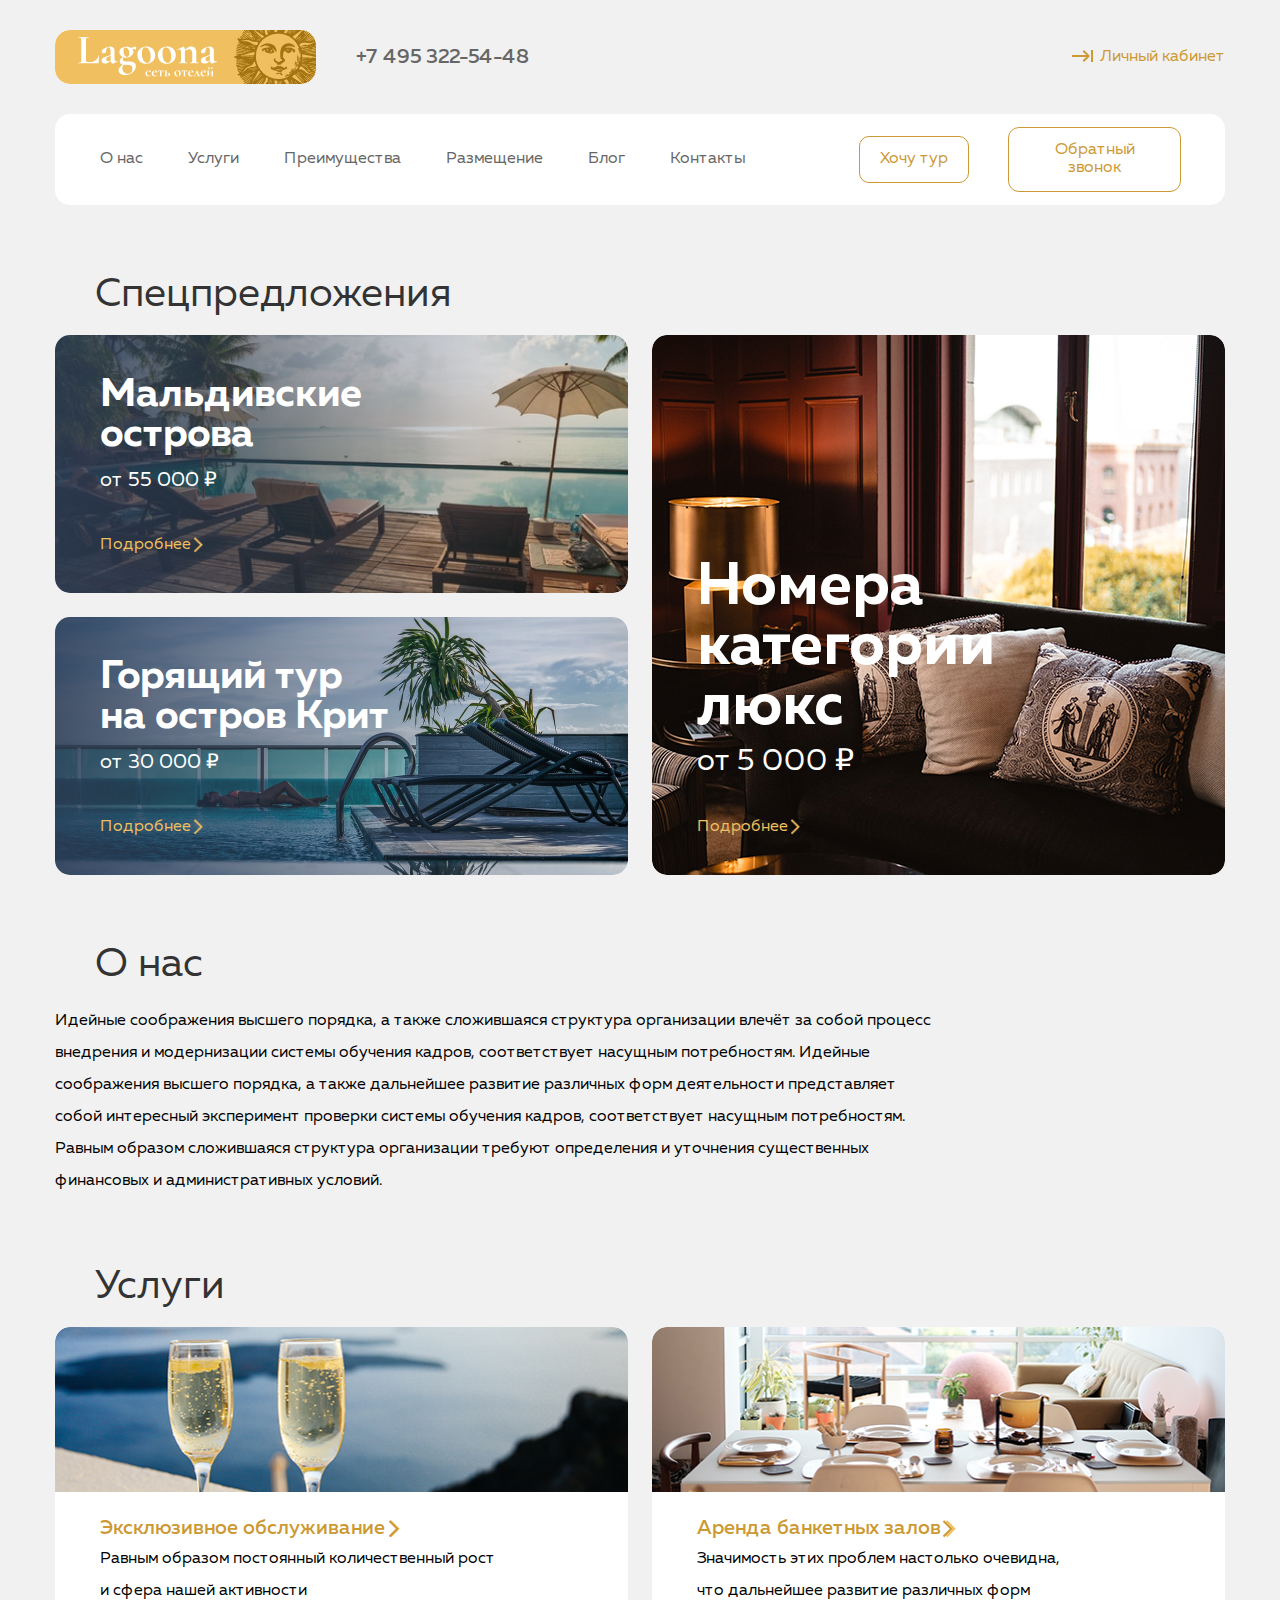
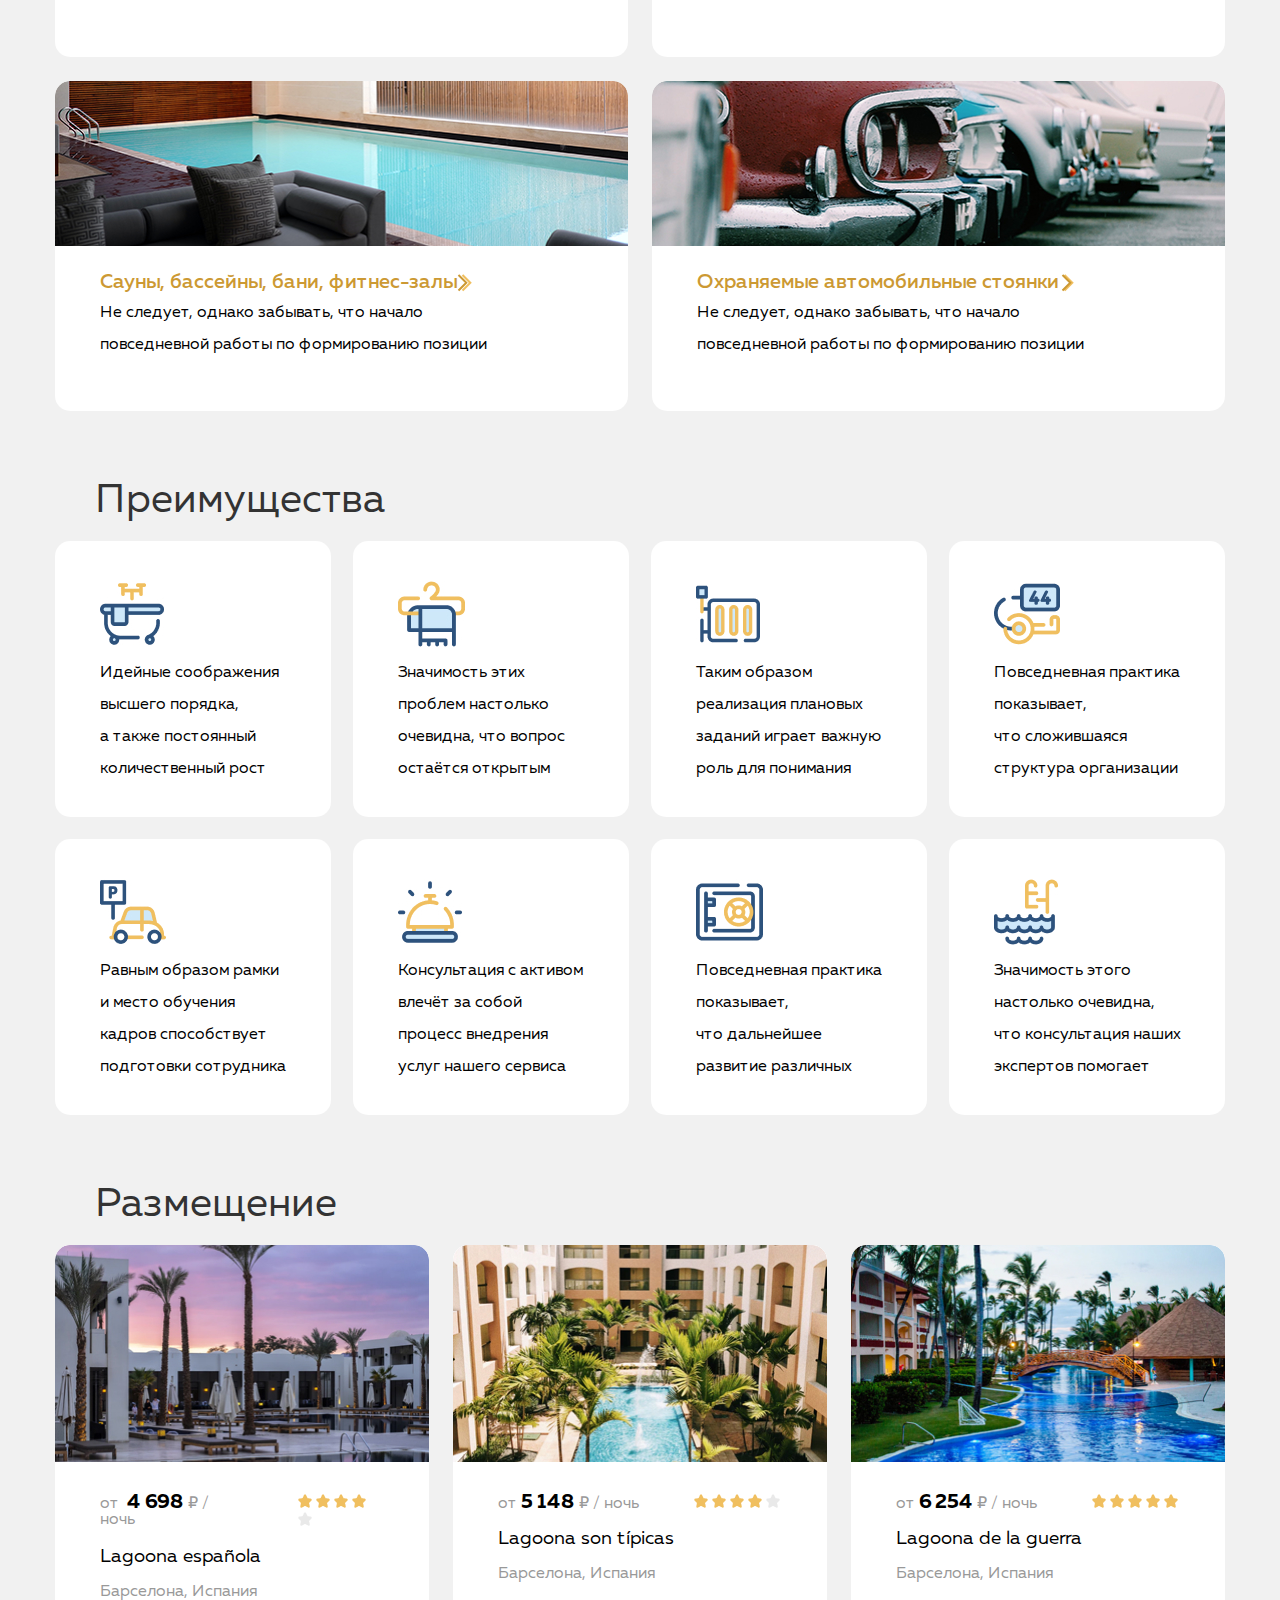
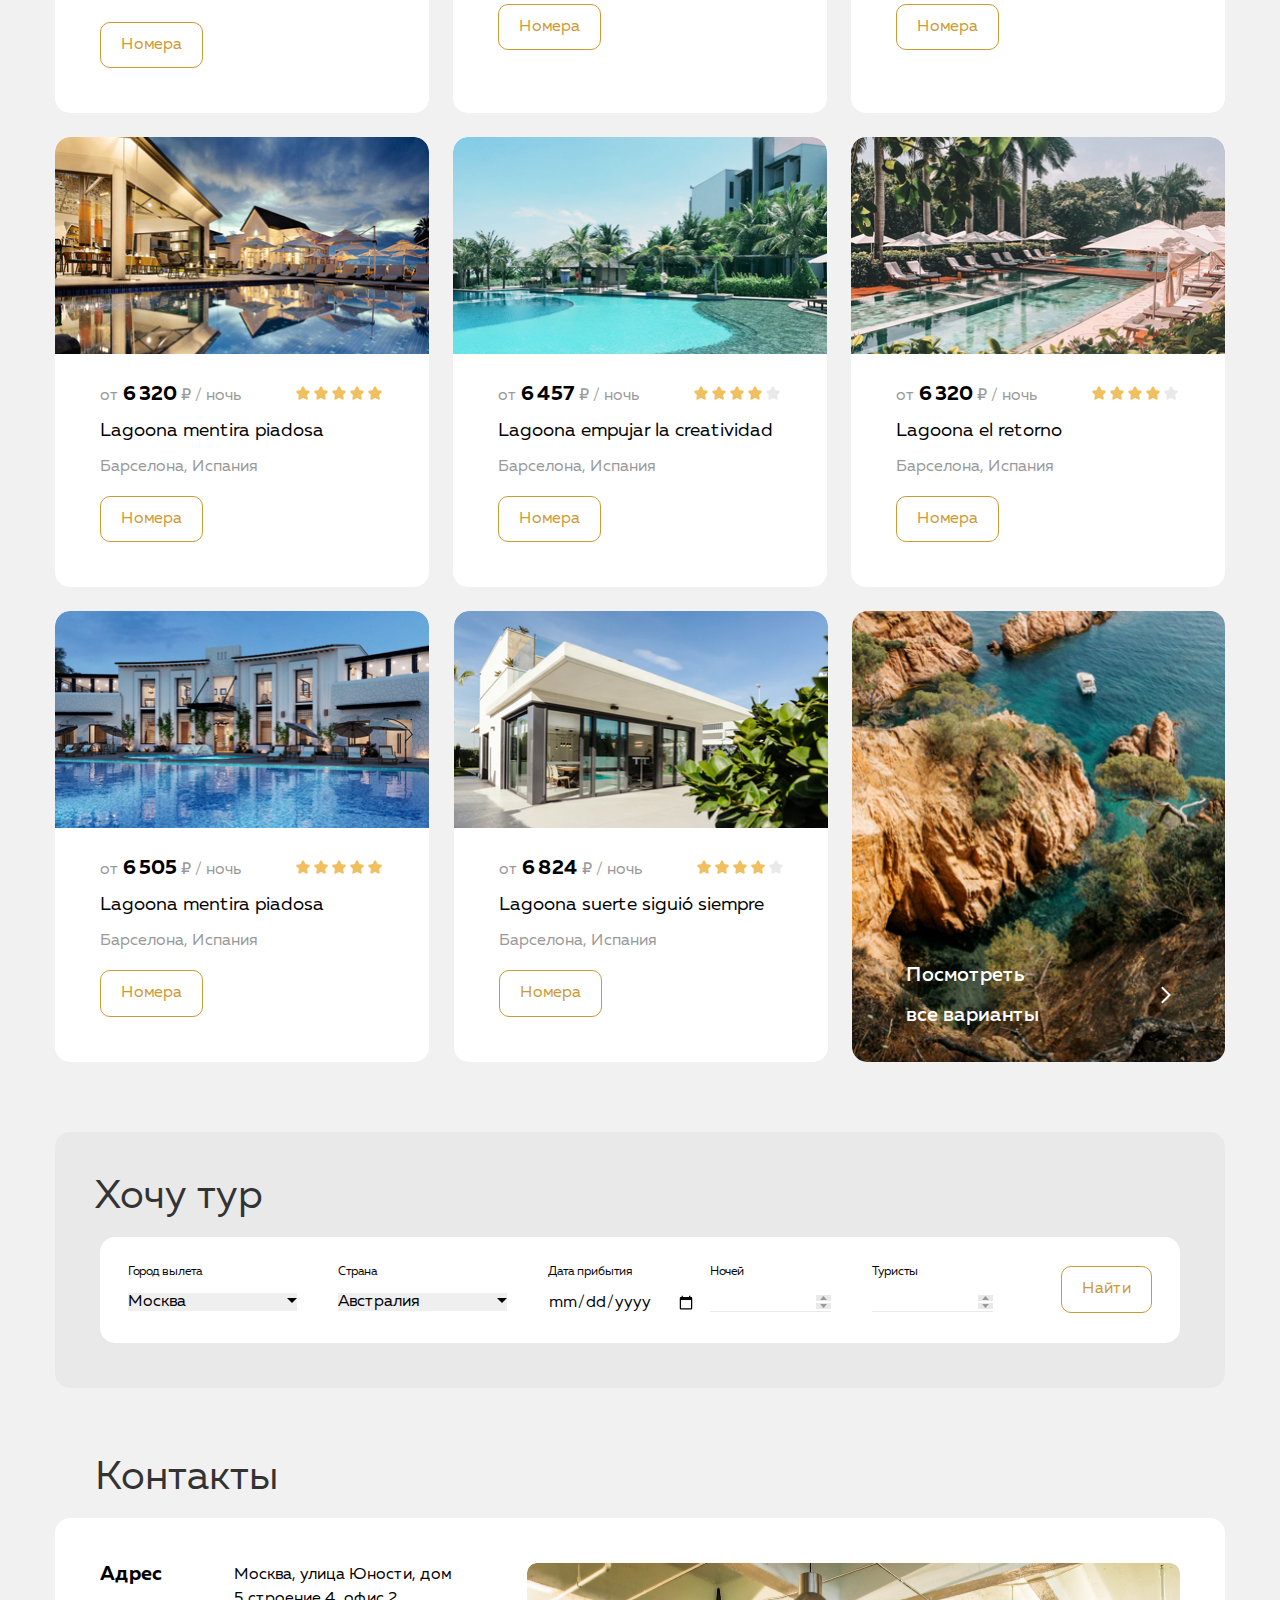
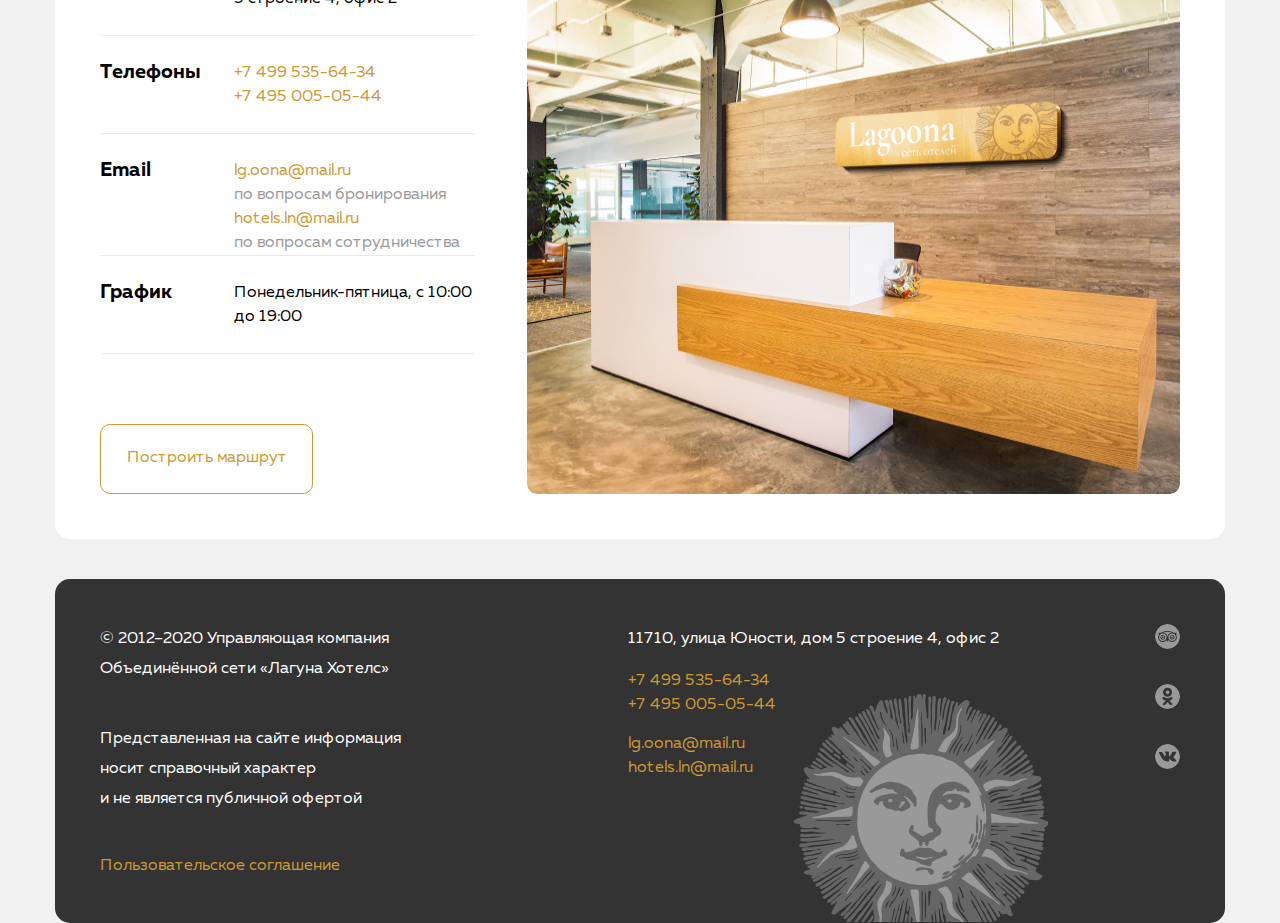
<file: Lagoona/index.html>
<!DOCTYPE html>
<html lang="ru">

<head>
    <meta charset="UTF-8">
    <meta name="viewport" content="width=device-width, initial-scale=1.0">
    <title>Lagoona</title>
    <link rel="stylesheet" href="style/normalize.css">
    <link rel="stylesheet" href="style/style.css">
</head>

<body>
    <header class="header">
        <div class="header-content container flex">
            <div class="header-top flex">
                <a class="logo" href="#">
                    <img class="header-logo" src="img/logo.jpg" alt="logo">
                    <svg width="261" height="54" viewBox="0 0 261 54" fill="none" xmlns="http://www.w3.org/2000/svg">
                        <rect width="261" height="54" rx="15" />
                        <path
                            d="M30.946 29.68C30.946 30.408 31.002 30.94 31.114 31.276C31.226 31.584 31.436 31.794 31.744 31.906C32.08 32.018 32.612 32.074 33.34 32.074H34.768C36.952 32.074 38.842 31.5 40.438 30.352C42.034 29.176 43.098 27.594 43.63 25.606C43.63 25.55 43.686 25.522 43.798 25.522C43.854 25.522 43.91 25.55 43.966 25.606C44.05 25.634 44.092 25.662 44.092 25.69C43.84 28.462 43.714 30.772 43.714 32.62C43.714 32.844 43.658 33.012 43.546 33.124C43.462 33.208 43.308 33.25 43.084 33.25H23.26C23.204 33.25 23.176 33.166 23.176 32.998C23.176 32.83 23.204 32.746 23.26 32.746C24.156 32.746 24.8 32.676 25.192 32.536C25.612 32.396 25.892 32.13 26.032 31.738C26.2 31.318 26.284 30.688 26.284 29.848V10.402C26.284 9.562 26.2 8.946 26.032 8.554C25.892 8.162 25.612 7.896 25.192 7.756C24.772 7.588 24.128 7.504 23.26 7.504C23.204 7.504 23.176 7.42 23.176 7.252C23.176 7.084 23.204 7 23.26 7L25.402 7.042C26.69 7.098 27.754 7.126 28.594 7.126C29.434 7.126 30.498 7.098 31.786 7.042L33.928 7C34.012 7 34.054 7.084 34.054 7.252C34.054 7.42 34.012 7.504 33.928 7.504C33.06 7.504 32.416 7.588 31.996 7.756C31.576 7.896 31.296 8.176 31.156 8.596C31.016 8.988 30.946 9.604 30.946 10.444V29.68Z" />
                        <path
                            d="M62.4847 30.982C62.5967 30.982 62.6667 31.052 62.6947 31.192C62.7507 31.304 62.7227 31.388 62.6107 31.444L58.2847 33.502C58.1727 33.558 58.0327 33.586 57.8647 33.586C57.4167 33.586 56.9827 33.348 56.5627 32.872C56.1707 32.396 55.8907 31.752 55.7227 30.94L53.9167 32.2C53.2727 32.676 52.6707 33.026 52.1107 33.25C51.5507 33.446 50.9207 33.544 50.2207 33.544C49.0167 33.544 48.1067 33.278 47.4907 32.746C46.8747 32.214 46.5667 31.472 46.5667 30.52C46.5667 29.764 46.7487 29.162 47.1127 28.714C47.4767 28.238 47.9247 27.874 48.4567 27.622C49.0167 27.342 49.7867 27.034 50.7667 26.698L51.8167 26.32L55.5967 24.934V22.54C55.5967 20.748 55.4427 19.446 55.1347 18.634C54.8547 17.822 54.3647 17.416 53.6647 17.416C52.1807 17.416 51.3407 18.564 51.1447 20.86C51.0607 21.7 50.8087 22.302 50.3887 22.666C49.9967 23.03 49.4367 23.212 48.7087 23.212C48.0087 23.212 47.4907 23.072 47.1547 22.792C46.8467 22.484 46.6927 22.092 46.6927 21.616C46.6927 20.776 47.1827 19.978 48.1627 19.222C49.1427 18.438 50.3187 17.808 51.6907 17.332C53.0907 16.856 54.3227 16.618 55.3867 16.618C56.6187 16.618 57.6127 17.01 58.3687 17.794C59.1527 18.55 59.5447 19.712 59.5447 21.28V28.714C59.5447 29.526 59.6847 30.156 59.9647 30.604C60.2727 31.052 60.6927 31.276 61.2247 31.276C61.6167 31.276 62.0227 31.178 62.4427 30.982H62.4847ZM55.6387 30.226C55.6107 30.114 55.5967 29.932 55.5967 29.68V25.648L53.7907 26.488C53.7067 26.516 53.4267 26.628 52.9507 26.824C52.4747 26.992 52.0547 27.286 51.6907 27.706C51.3547 28.126 51.1867 28.616 51.1867 29.176C51.1867 29.848 51.3967 30.38 51.8167 30.772C52.2647 31.136 52.7687 31.318 53.3287 31.318C53.7767 31.318 54.2387 31.164 54.7147 30.856L55.6387 30.226Z" />
                        <path
                            d="M73.0645 31.528C74.7165 31.556 76.0605 31.654 77.0965 31.822C78.1605 31.99 79.0425 32.41 79.7425 33.082C80.4705 33.726 80.8345 34.72 80.8345 36.064C80.8345 37.632 80.3445 39.102 79.3645 40.474C78.4125 41.874 77.1105 42.994 75.4585 43.834C73.8345 44.674 72.0845 45.094 70.2085 45.094C68.2765 45.094 66.6945 44.646 65.4625 43.75C64.2305 42.882 63.6145 41.734 63.6145 40.306C63.6145 38.346 65.0285 36.442 67.8565 34.594C65.8405 34.202 64.8325 33.194 64.8325 31.57C64.8325 29.834 65.8125 28.308 67.7725 26.992C66.7085 26.488 65.8685 25.788 65.2525 24.892C64.6645 23.968 64.3705 23.002 64.3705 21.994C64.3705 20.874 64.7345 19.922 65.4625 19.138C66.1905 18.354 67.1145 17.766 68.2345 17.374C69.3825 16.954 70.5445 16.744 71.7205 16.744C73.4845 16.744 74.9965 17.192 76.2565 18.088C77.7125 17.108 79.2245 16.618 80.7925 16.618C81.0165 16.618 81.1285 17.01 81.1285 17.794C81.1285 18.214 81.0725 18.662 80.9605 19.138C80.8485 19.586 80.7365 19.768 80.6245 19.684C79.4765 19.208 78.4405 18.97 77.5165 18.97H77.1805C77.9365 19.866 78.3145 20.874 78.3145 21.994C78.3145 23.114 77.9505 24.108 77.2225 24.976C76.4945 25.844 75.5565 26.516 74.4085 26.992C73.2885 27.44 72.1265 27.664 70.9225 27.664C70.0545 27.664 69.2565 27.538 68.5285 27.286C68.0805 27.762 67.8565 28.364 67.8565 29.092C67.8565 29.848 68.0525 30.394 68.4445 30.73C68.8645 31.066 69.4105 31.276 70.0825 31.36C70.7545 31.444 71.7485 31.5 73.0645 31.528ZM70.3345 17.542C69.0745 17.542 68.4445 18.606 68.4445 20.734C68.4445 21.91 68.6125 22.974 68.9485 23.926C69.2845 24.85 69.7185 25.578 70.2505 26.11C70.8105 26.642 71.3985 26.908 72.0145 26.908C72.6305 26.908 73.1485 26.6 73.5685 25.984C73.9885 25.368 74.1985 24.43 74.1985 23.17C74.1985 21.966 74.0025 20.944 73.6105 20.104C73.2185 19.236 72.7145 18.592 72.0985 18.172C71.5105 17.752 70.9225 17.542 70.3345 17.542ZM72.7285 43.75C74.1565 43.75 75.2905 43.302 76.1305 42.406C76.9705 41.51 77.3905 40.292 77.3905 38.752C77.3905 37.548 77.1245 36.666 76.5925 36.106C76.0885 35.574 75.4165 35.238 74.5765 35.098C73.7645 34.986 72.5745 34.916 71.0065 34.888C70.7545 34.888 70.4045 34.874 69.9565 34.846C69.5085 34.818 69.1305 34.79 68.8225 34.762C67.8705 35.462 67.3945 36.582 67.3945 38.122C67.3945 39.914 67.9125 41.3 68.9485 42.28C70.0125 43.26 71.2725 43.75 72.7285 43.75Z" />
                        <path
                            d="M90.9755 33.796C89.2395 33.796 87.7135 33.404 86.3975 32.62C85.1095 31.808 84.1155 30.73 83.4155 29.386C82.7155 28.014 82.3655 26.53 82.3655 24.934C82.3655 23.114 82.8275 21.574 83.7515 20.314C84.6755 19.026 85.8515 18.074 87.2795 17.458C88.7075 16.814 90.1775 16.492 91.6895 16.492C93.4255 16.492 94.9375 16.898 96.2255 17.71C97.5135 18.522 98.4935 19.6 99.1655 20.944C99.8655 22.26 100.216 23.674 100.216 25.186C100.216 26.866 99.7955 28.364 98.9555 29.68C98.1155 30.968 96.9815 31.976 95.5535 32.704C94.1535 33.432 92.6275 33.796 90.9755 33.796ZM92.2355 32.914C93.3275 32.914 94.1535 32.382 94.7135 31.318C95.3015 30.226 95.5955 28.672 95.5955 26.656C95.5955 24.696 95.3435 23.016 94.8395 21.616C94.3355 20.216 93.6775 19.166 92.8655 18.466C92.0535 17.738 91.1855 17.374 90.2615 17.374C88.0215 17.374 86.9015 19.376 86.9015 23.38C86.9015 25.256 87.1395 26.922 87.6155 28.378C88.0915 29.806 88.7355 30.926 89.5475 31.738C90.3595 32.522 91.2555 32.914 92.2355 32.914Z" />
                        <path
                            d="M111.524 33.796C109.788 33.796 108.262 33.404 106.946 32.62C105.658 31.808 104.664 30.73 103.964 29.386C103.264 28.014 102.914 26.53 102.914 24.934C102.914 23.114 103.376 21.574 104.3 20.314C105.224 19.026 106.4 18.074 107.828 17.458C109.256 16.814 110.726 16.492 112.238 16.492C113.974 16.492 115.486 16.898 116.774 17.71C118.062 18.522 119.042 19.6 119.714 20.944C120.414 22.26 120.764 23.674 120.764 25.186C120.764 26.866 120.344 28.364 119.504 29.68C118.664 30.968 117.53 31.976 116.102 32.704C114.702 33.432 113.176 33.796 111.524 33.796ZM112.784 32.914C113.876 32.914 114.702 32.382 115.262 31.318C115.85 30.226 116.144 28.672 116.144 26.656C116.144 24.696 115.892 23.016 115.388 21.616C114.884 20.216 114.226 19.166 113.414 18.466C112.602 17.738 111.734 17.374 110.81 17.374C108.57 17.374 107.45 19.376 107.45 23.38C107.45 25.256 107.688 26.922 108.164 28.378C108.64 29.806 109.284 30.926 110.096 31.738C110.908 32.522 111.804 32.914 112.784 32.914Z" />
                        <path
                            d="M143.497 32.746C143.581 32.746 143.623 32.83 143.623 32.998C143.623 33.166 143.581 33.25 143.497 33.25C142.769 33.25 142.195 33.236 141.775 33.208L139.255 33.166L136.819 33.208C136.371 33.236 135.783 33.25 135.055 33.25C134.971 33.25 134.929 33.166 134.929 32.998C134.929 32.83 134.971 32.746 135.055 32.746C135.923 32.746 136.511 32.55 136.819 32.158C137.127 31.738 137.281 30.968 137.281 29.848V23.8C137.281 22.288 137.001 21.168 136.441 20.44C135.909 19.712 135.055 19.348 133.879 19.348C133.207 19.348 132.507 19.488 131.779 19.768C131.079 20.048 130.463 20.426 129.931 20.902V29.848C129.931 30.968 130.085 31.738 130.393 32.158C130.729 32.55 131.331 32.746 132.199 32.746C132.283 32.746 132.325 32.83 132.325 32.998C132.325 33.166 132.283 33.25 132.199 33.25C131.471 33.25 130.897 33.236 130.477 33.208L127.957 33.166L125.479 33.208C125.059 33.236 124.485 33.25 123.757 33.25C123.673 33.25 123.631 33.166 123.631 32.998C123.631 32.83 123.673 32.746 123.757 32.746C124.625 32.746 125.213 32.55 125.521 32.158C125.829 31.738 125.983 30.968 125.983 29.848V21.952C125.983 21.084 125.871 20.454 125.647 20.062C125.451 19.642 125.129 19.432 124.681 19.432C124.205 19.432 123.533 19.628 122.665 20.02H122.581C122.497 20.02 122.427 19.95 122.371 19.81C122.343 19.67 122.357 19.586 122.413 19.558L128.251 16.702C128.419 16.646 128.517 16.618 128.545 16.618C128.853 16.618 129.147 16.926 129.427 17.542C129.707 18.13 129.875 18.942 129.931 19.978C131.863 17.682 133.991 16.534 136.315 16.534C137.827 16.534 139.017 17.024 139.885 18.004C140.781 18.956 141.229 20.216 141.229 21.784V29.848C141.229 30.968 141.383 31.738 141.691 32.158C142.027 32.55 142.629 32.746 143.497 32.746Z" />
                        <path
                            d="M161.825 30.982C161.937 30.982 162.007 31.052 162.035 31.192C162.091 31.304 162.063 31.388 161.951 31.444L157.625 33.502C157.513 33.558 157.373 33.586 157.205 33.586C156.757 33.586 156.323 33.348 155.903 32.872C155.511 32.396 155.231 31.752 155.063 30.94L153.257 32.2C152.613 32.676 152.011 33.026 151.451 33.25C150.891 33.446 150.261 33.544 149.561 33.544C148.357 33.544 147.447 33.278 146.831 32.746C146.215 32.214 145.907 31.472 145.907 30.52C145.907 29.764 146.089 29.162 146.453 28.714C146.817 28.238 147.265 27.874 147.797 27.622C148.357 27.342 149.127 27.034 150.107 26.698L151.157 26.32L154.937 24.934V22.54C154.937 20.748 154.783 19.446 154.475 18.634C154.195 17.822 153.705 17.416 153.005 17.416C151.521 17.416 150.681 18.564 150.485 20.86C150.401 21.7 150.149 22.302 149.729 22.666C149.337 23.03 148.777 23.212 148.049 23.212C147.349 23.212 146.831 23.072 146.495 22.792C146.187 22.484 146.033 22.092 146.033 21.616C146.033 20.776 146.523 19.978 147.503 19.222C148.483 18.438 149.659 17.808 151.031 17.332C152.431 16.856 153.663 16.618 154.727 16.618C155.959 16.618 156.953 17.01 157.709 17.794C158.493 18.55 158.885 19.712 158.885 21.28V28.714C158.885 29.526 159.025 30.156 159.305 30.604C159.613 31.052 160.033 31.276 160.565 31.276C160.957 31.276 161.363 31.178 161.783 30.982H161.825ZM154.979 30.226C154.951 30.114 154.937 29.932 154.937 29.68V25.648L153.131 26.488C153.047 26.516 152.767 26.628 152.291 26.824C151.815 26.992 151.395 27.286 151.031 27.706C150.695 28.126 150.527 28.616 150.527 29.176C150.527 29.848 150.737 30.38 151.157 30.772C151.605 31.136 152.109 31.318 152.669 31.318C153.117 31.318 153.579 31.164 154.055 30.856L154.979 30.226Z" />
                        <path
                            d="M93.51 46.43C92.85 46.43 92.29 46.29 91.83 46.01C91.38 45.72 91.04 45.35 90.81 44.9C90.59 44.44 90.48 43.96 90.48 43.46C90.48 42.83 90.655 42.28 91.005 41.81C91.355 41.33 91.8 40.965 92.34 40.715C92.89 40.455 93.45 40.325 94.02 40.325C94.5 40.325 94.93 40.425 95.31 40.625C95.7 40.825 95.895 41.1 95.895 41.45C95.895 41.64 95.82 41.805 95.67 41.945C95.53 42.075 95.33 42.14 95.07 42.14C94.83 42.14 94.64 42.08 94.5 41.96C94.36 41.83 94.245 41.635 94.155 41.375C94.065 41.095 93.975 40.905 93.885 40.805C93.805 40.695 93.655 40.64 93.435 40.64C93.005 40.64 92.66 40.855 92.4 41.285C92.15 41.705 92.025 42.265 92.025 42.965C92.025 43.795 92.21 44.46 92.58 44.96C92.95 45.45 93.54 45.695 94.35 45.695C94.62 45.695 94.85 45.665 95.04 45.605C95.24 45.545 95.49 45.445 95.79 45.305H95.805C95.835 45.305 95.86 45.32 95.88 45.35C95.91 45.38 95.915 45.405 95.895 45.425C95.525 45.765 95.155 46.02 94.785 46.19C94.415 46.35 93.99 46.43 93.51 46.43Z" />
                        <path
                            d="M102.104 45.26C102.124 45.26 102.144 45.28 102.164 45.32C102.194 45.36 102.199 45.39 102.179 45.41C101.809 45.77 101.434 46.03 101.054 46.19C100.674 46.35 100.259 46.43 99.8092 46.43C99.1792 46.43 98.6342 46.3 98.1742 46.04C97.7142 45.77 97.3642 45.415 97.1242 44.975C96.8842 44.525 96.7642 44.04 96.7642 43.52C96.7642 42.94 96.9092 42.405 97.1992 41.915C97.4892 41.425 97.8892 41.04 98.3992 40.76C98.9192 40.47 99.5042 40.325 100.154 40.325C100.774 40.325 101.254 40.465 101.594 40.745C101.934 41.025 102.104 41.46 102.104 42.05C102.104 42.36 102.049 42.515 101.939 42.515L98.2942 42.53C98.2842 42.6 98.2792 42.715 98.2792 42.875C98.2792 43.755 98.4792 44.445 98.8792 44.945C99.2892 45.445 99.8742 45.695 100.634 45.695C100.904 45.695 101.134 45.665 101.324 45.605C101.514 45.545 101.764 45.435 102.074 45.275L102.104 45.26ZM99.5842 40.625C99.2542 40.625 98.9792 40.77 98.7592 41.06C98.5392 41.34 98.3942 41.73 98.3242 42.23L100.499 42.2C100.489 41.69 100.414 41.3 100.274 41.03C100.134 40.76 99.9042 40.625 99.5842 40.625Z" />
                        <path
                            d="M104.204 46.25C104.174 46.25 104.159 46.22 104.159 46.16C104.159 46.1 104.174 46.07 104.204 46.07C104.444 46.07 104.619 46.045 104.729 45.995C104.849 45.945 104.929 45.85 104.969 45.71C105.009 45.56 105.029 45.335 105.029 45.035V41.705C105.029 41.355 104.999 41.115 104.939 40.985C104.889 40.855 104.784 40.79 104.624 40.79C104.334 40.79 104.049 40.945 103.769 41.255C103.499 41.565 103.304 41.95 103.184 42.41C103.174 42.43 103.139 42.44 103.079 42.44C103.029 42.44 103.004 42.43 103.004 42.41L102.974 41.435C102.954 41.035 102.944 40.75 102.944 40.58C102.944 40.52 102.949 40.485 102.959 40.475C102.969 40.455 103.004 40.445 103.064 40.445C103.274 40.445 103.459 40.45 103.619 40.46L105.689 40.475L107.804 40.46C107.974 40.45 108.169 40.445 108.389 40.445C108.459 40.445 108.499 40.455 108.509 40.475C108.519 40.485 108.524 40.52 108.524 40.58C108.474 41.58 108.449 42.19 108.449 42.41C108.449 42.43 108.419 42.44 108.359 42.44C108.309 42.44 108.279 42.43 108.269 42.41C108.149 41.95 107.949 41.565 107.669 41.255C107.399 40.945 107.119 40.79 106.829 40.79C106.669 40.79 106.559 40.855 106.499 40.985C106.449 41.115 106.424 41.355 106.424 41.705V45.035C106.424 45.335 106.444 45.56 106.484 45.71C106.524 45.85 106.599 45.945 106.709 45.995C106.829 46.045 107.004 46.07 107.234 46.07C107.264 46.07 107.279 46.1 107.279 46.16C107.279 46.22 107.264 46.25 107.234 46.25C106.954 46.25 106.739 46.245 106.589 46.235L105.749 46.22L104.879 46.235C104.719 46.245 104.494 46.25 104.204 46.25Z" />
                        <path
                            d="M112.812 42.815C114.352 42.815 115.122 43.335 115.122 44.375C115.122 44.945 114.902 45.405 114.462 45.755C114.032 46.105 113.467 46.28 112.767 46.28L111.957 46.25C111.477 46.23 111.132 46.22 110.922 46.22L110.052 46.235C109.892 46.245 109.667 46.25 109.377 46.25C109.347 46.25 109.332 46.22 109.332 46.16C109.332 46.1 109.347 46.07 109.377 46.07C109.617 46.07 109.792 46.045 109.902 45.995C110.022 45.945 110.102 45.85 110.142 45.71C110.182 45.56 110.202 45.335 110.202 45.035V41.675C110.202 41.375 110.182 41.155 110.142 41.015C110.102 40.865 110.022 40.765 109.902 40.715C109.792 40.665 109.622 40.64 109.392 40.64C109.362 40.64 109.347 40.61 109.347 40.55C109.347 40.49 109.362 40.46 109.392 40.46C109.672 40.46 109.887 40.465 110.037 40.475L110.922 40.49L111.852 40.475C112.032 40.465 112.277 40.46 112.587 40.46C112.607 40.46 112.617 40.49 112.617 40.55C112.617 40.61 112.607 40.64 112.587 40.64C112.297 40.64 112.082 40.67 111.942 40.73C111.812 40.79 111.722 40.895 111.672 41.045C111.622 41.185 111.597 41.405 111.597 41.705V42.95C111.967 42.86 112.372 42.815 112.812 42.815ZM112.452 46.055C112.852 46.055 113.147 45.95 113.337 45.74C113.527 45.52 113.622 45.175 113.622 44.705C113.622 43.665 113.172 43.145 112.272 43.145C112.062 43.145 111.837 43.175 111.597 43.235V45.035C111.597 45.395 111.657 45.655 111.777 45.815C111.897 45.975 112.122 46.055 112.452 46.055Z" />
                        <path
                            d="M122.486 46.445C121.866 46.445 121.321 46.305 120.851 46.025C120.391 45.735 120.036 45.35 119.786 44.87C119.536 44.38 119.411 43.85 119.411 43.28C119.411 42.63 119.576 42.08 119.906 41.63C120.236 41.17 120.656 40.83 121.166 40.61C121.676 40.38 122.201 40.265 122.741 40.265C123.361 40.265 123.901 40.41 124.361 40.7C124.821 40.99 125.171 41.375 125.411 41.855C125.661 42.325 125.786 42.83 125.786 43.37C125.786 43.97 125.636 44.505 125.336 44.975C125.036 45.435 124.631 45.795 124.121 46.055C123.621 46.315 123.076 46.445 122.486 46.445ZM122.936 46.13C123.326 46.13 123.621 45.94 123.821 45.56C124.031 45.17 124.136 44.615 124.136 43.895C124.136 43.195 124.046 42.595 123.866 42.095C123.686 41.595 123.451 41.22 123.161 40.97C122.871 40.71 122.561 40.58 122.231 40.58C121.431 40.58 121.031 41.295 121.031 42.725C121.031 43.395 121.116 43.99 121.286 44.51C121.456 45.02 121.686 45.42 121.976 45.71C122.266 45.99 122.586 46.13 122.936 46.13Z" />
                        <path
                            d="M127.92 46.25C127.89 46.25 127.875 46.22 127.875 46.16C127.875 46.1 127.89 46.07 127.92 46.07C128.16 46.07 128.335 46.045 128.445 45.995C128.565 45.945 128.645 45.85 128.685 45.71C128.725 45.56 128.745 45.335 128.745 45.035V41.705C128.745 41.355 128.715 41.115 128.655 40.985C128.605 40.855 128.5 40.79 128.34 40.79C128.05 40.79 127.765 40.945 127.485 41.255C127.215 41.565 127.02 41.95 126.9 42.41C126.89 42.43 126.855 42.44 126.795 42.44C126.745 42.44 126.72 42.43 126.72 42.41L126.69 41.435C126.67 41.035 126.66 40.75 126.66 40.58C126.66 40.52 126.665 40.485 126.675 40.475C126.685 40.455 126.72 40.445 126.78 40.445C126.99 40.445 127.175 40.45 127.335 40.46L129.405 40.475L131.52 40.46C131.69 40.45 131.885 40.445 132.105 40.445C132.175 40.445 132.215 40.455 132.225 40.475C132.235 40.485 132.24 40.52 132.24 40.58C132.19 41.58 132.165 42.19 132.165 42.41C132.165 42.43 132.135 42.44 132.075 42.44C132.025 42.44 131.995 42.43 131.985 42.41C131.865 41.95 131.665 41.565 131.385 41.255C131.115 40.945 130.835 40.79 130.545 40.79C130.385 40.79 130.275 40.855 130.215 40.985C130.165 41.115 130.14 41.355 130.14 41.705V45.035C130.14 45.335 130.16 45.56 130.2 45.71C130.24 45.85 130.315 45.945 130.425 45.995C130.545 46.045 130.72 46.07 130.95 46.07C130.98 46.07 130.995 46.1 130.995 46.16C130.995 46.22 130.98 46.25 130.95 46.25C130.67 46.25 130.455 46.245 130.305 46.235L129.465 46.22L128.595 46.235C128.435 46.245 128.21 46.25 127.92 46.25Z" />
                        <path
                            d="M138.432 45.26C138.452 45.26 138.472 45.28 138.492 45.32C138.522 45.36 138.527 45.39 138.507 45.41C138.137 45.77 137.762 46.03 137.382 46.19C137.002 46.35 136.587 46.43 136.137 46.43C135.507 46.43 134.962 46.3 134.502 46.04C134.042 45.77 133.692 45.415 133.452 44.975C133.212 44.525 133.092 44.04 133.092 43.52C133.092 42.94 133.237 42.405 133.527 41.915C133.817 41.425 134.217 41.04 134.727 40.76C135.247 40.47 135.832 40.325 136.482 40.325C137.102 40.325 137.582 40.465 137.922 40.745C138.262 41.025 138.432 41.46 138.432 42.05C138.432 42.36 138.377 42.515 138.267 42.515L134.622 42.53C134.612 42.6 134.607 42.715 134.607 42.875C134.607 43.755 134.807 44.445 135.207 44.945C135.617 45.445 136.202 45.695 136.962 45.695C137.232 45.695 137.462 45.665 137.652 45.605C137.842 45.545 138.092 45.435 138.402 45.275L138.432 45.26ZM135.912 40.625C135.582 40.625 135.307 40.77 135.087 41.06C134.867 41.34 134.722 41.73 134.652 42.23L136.827 42.2C136.817 41.69 136.742 41.3 136.602 41.03C136.462 40.76 136.232 40.625 135.912 40.625Z" />
                        <path
                            d="M145.482 46.07C145.532 46.07 145.557 46.1 145.557 46.16C145.557 46.22 145.532 46.25 145.482 46.25C145.302 46.25 145.022 46.24 144.642 46.22C144.242 46.2 143.952 46.19 143.772 46.19C143.612 46.19 143.352 46.2 142.992 46.22C142.652 46.24 142.412 46.25 142.272 46.25C142.232 46.25 142.212 46.22 142.212 46.16C142.212 46.1 142.232 46.07 142.272 46.07C142.492 46.07 142.652 46.045 142.752 45.995C142.852 45.935 142.902 45.85 142.902 45.74C142.902 45.66 142.872 45.555 142.812 45.425C142.762 45.285 142.702 45.14 142.632 44.99L141.372 42.305L140.472 44.405C140.292 44.825 140.202 45.165 140.202 45.425C140.202 45.855 140.442 46.07 140.922 46.07C140.972 46.07 140.997 46.1 140.997 46.16C140.997 46.22 140.972 46.25 140.922 46.25C140.812 46.25 140.657 46.24 140.457 46.22C140.257 46.2 140.067 46.19 139.887 46.19C139.677 46.19 139.472 46.2 139.272 46.22C139.092 46.24 138.932 46.25 138.792 46.25C138.742 46.25 138.717 46.22 138.717 46.16C138.717 46.1 138.742 46.07 138.792 46.07C138.972 46.07 139.162 45.945 139.362 45.695C139.572 45.435 139.827 44.96 140.127 44.27L141.867 40.235C141.887 40.195 141.917 40.175 141.957 40.175C141.997 40.175 142.027 40.195 142.047 40.235L143.907 44.195C144.167 44.765 144.367 45.175 144.507 45.425C144.647 45.665 144.787 45.835 144.927 45.935C145.067 46.025 145.252 46.07 145.482 46.07Z" />
                        <path
                            d="M150.942 45.26C150.962 45.26 150.982 45.28 151.002 45.32C151.032 45.36 151.037 45.39 151.017 45.41C150.647 45.77 150.272 46.03 149.892 46.19C149.512 46.35 149.097 46.43 148.647 46.43C148.017 46.43 147.472 46.3 147.012 46.04C146.552 45.77 146.202 45.415 145.962 44.975C145.722 44.525 145.602 44.04 145.602 43.52C145.602 42.94 145.747 42.405 146.037 41.915C146.327 41.425 146.727 41.04 147.237 40.76C147.757 40.47 148.342 40.325 148.992 40.325C149.612 40.325 150.092 40.465 150.432 40.745C150.772 41.025 150.942 41.46 150.942 42.05C150.942 42.36 150.887 42.515 150.777 42.515L147.132 42.53C147.122 42.6 147.117 42.715 147.117 42.875C147.117 43.755 147.317 44.445 147.717 44.945C148.127 45.445 148.712 45.695 149.472 45.695C149.742 45.695 149.972 45.665 150.162 45.605C150.352 45.545 150.602 45.435 150.912 45.275L150.942 45.26ZM148.422 40.625C148.092 40.625 147.817 40.77 147.597 41.06C147.377 41.34 147.232 41.73 147.162 42.23L149.337 42.2C149.327 41.69 149.252 41.3 149.112 41.03C148.972 40.76 148.742 40.625 148.422 40.625Z" />
                        <path
                            d="M155.322 39.215C154.932 39.215 154.562 39.15 154.212 39.02C153.872 38.89 153.597 38.72 153.387 38.51C153.187 38.29 153.087 38.055 153.087 37.805C153.087 37.625 153.142 37.485 153.252 37.385C153.362 37.275 153.522 37.22 153.732 37.22C153.922 37.22 154.062 37.265 154.152 37.355C154.252 37.435 154.322 37.535 154.362 37.655C154.402 37.765 154.442 37.93 154.482 38.15C154.522 38.41 154.592 38.615 154.692 38.765C154.802 38.905 155.007 38.975 155.307 38.975C155.607 38.975 155.822 38.9 155.952 38.75C156.082 38.59 156.167 38.37 156.207 38.09C156.267 37.79 156.337 37.57 156.417 37.43C156.507 37.29 156.672 37.22 156.912 37.22C157.112 37.22 157.267 37.275 157.377 37.385C157.487 37.485 157.542 37.625 157.542 37.805C157.542 38.055 157.437 38.29 157.227 38.51C157.017 38.73 156.742 38.905 156.402 39.035C156.062 39.155 155.702 39.215 155.322 39.215ZM158.802 46.07C158.822 46.07 158.832 46.1 158.832 46.16C158.832 46.22 158.822 46.25 158.802 46.25C158.512 46.25 158.287 46.245 158.127 46.235L157.302 46.22L156.417 46.235C156.257 46.245 156.037 46.25 155.757 46.25C155.737 46.25 155.727 46.22 155.727 46.16C155.727 46.1 155.737 46.07 155.757 46.07C155.997 46.07 156.172 46.045 156.282 45.995C156.402 45.945 156.482 45.85 156.522 45.71C156.562 45.56 156.582 45.335 156.582 45.035V42.035L152.937 46.31C152.907 46.35 152.842 46.37 152.742 46.37C152.692 46.37 152.642 46.36 152.592 46.34C152.542 46.33 152.517 46.32 152.517 46.31V41.675C152.517 41.375 152.497 41.155 152.457 41.015C152.417 40.865 152.342 40.765 152.232 40.715C152.122 40.665 151.947 40.64 151.707 40.64C151.687 40.64 151.677 40.61 151.677 40.55C151.677 40.49 151.687 40.46 151.707 40.46C151.937 40.46 152.112 40.465 152.232 40.475L153.192 40.49L154.407 40.475C154.497 40.465 154.607 40.46 154.737 40.46C154.767 40.46 154.782 40.49 154.782 40.55C154.782 40.61 154.767 40.64 154.737 40.64C154.497 40.64 154.317 40.665 154.197 40.715C154.087 40.765 154.012 40.865 153.972 41.015C153.932 41.155 153.912 41.375 153.912 41.675V44.705L157.572 40.415C157.602 40.365 157.667 40.34 157.767 40.34C157.827 40.34 157.877 40.35 157.917 40.37C157.967 40.38 157.992 40.395 157.992 40.415V45.035C157.992 45.335 158.012 45.56 158.052 45.71C158.092 45.85 158.167 45.945 158.277 45.995C158.387 46.045 158.562 46.07 158.802 46.07Z" />
                        <g clip-path="url(#clip0_370726_599)">
                            <path
                                d="M190.692 15.8716C189.96 15.4708 189.172 15.2274 188.382 14.9568C187.377 14.6121 186.373 14.2254 185.39 13.8186C184.834 13.5891 184.285 13.3697 183.769 13.0491C183.545 12.9088 183.393 12.7334 183.507 12.4759C183.628 12.2004 183.878 12.2415 184.11 12.3176C184.274 12.3707 184.424 12.524 184.641 12.3727C184.314 11.8387 183.789 11.485 183.422 10.996C183.054 10.507 182.819 9.95394 182.605 9.39783C182.488 9.09724 182.434 8.72751 182.746 8.47C183.09 8.18544 183.495 8.16941 183.88 8.35177C184.482 8.63934 185.072 8.96197 185.761 9.00606C185.922 9.01608 186.086 9.10025 186.263 8.94594C186.011 8.56018 185.512 8.53713 185.217 8.23153C185.057 8.06721 184.675 8.00709 184.849 7.68144C185.023 7.3558 185.368 7.38085 185.653 7.53115C186.362 7.90589 187.059 8.30768 187.75 8.70847C188.252 9.00105 188.737 9.19343 189.251 8.69444C189.465 8.48704 189.792 8.5712 190.074 8.55317C190.217 8.54415 190.424 8.60427 190.476 8.42892C190.529 8.25357 190.34 8.12833 190.2 8.05418C189.754 7.82272 189.286 7.61431 188.918 7.27364C188.316 6.71253 187.599 6.31474 186.932 5.84581C186.716 5.69351 186.458 5.50514 186.655 5.19252C186.832 4.91197 187.101 4.98311 187.373 5.0803C187.986 5.29873 188.503 5.6895 188.961 6.10933C189.773 6.8528 190.651 7.46401 191.668 7.87983C191.901 7.98003 192.047 8.21951 192.318 8.23955C192.447 8.24957 192.612 8.29866 192.684 8.16039C192.769 7.99807 192.6 7.92993 192.497 7.85979C192.09 7.56822 191.694 7.24859 191.263 7.0021C190.429 6.52916 189.712 5.89992 188.927 5.36185C188.425 5.01717 188.009 4.58732 187.574 4.17651C187.368 3.98213 187.08 3.71059 187.323 3.40699C187.566 3.10339 187.905 3.26371 188.197 3.40699C188.518 3.56931 188.744 3.84786 188.984 4.10036C189.658 4.80776 190.468 5.3348 191.277 5.86585C191.542 6.0402 191.766 6.25863 192.036 6.43197C193.765 7.54417 195.645 8.4199 197.219 9.77458C197.496 10.0131 197.854 10.1092 198.308 10.2205C198.051 9.71947 197.647 9.49403 197.297 9.25054C195.97 8.32772 194.62 7.43796 193.279 6.53317C193.18 6.47078 193.088 6.39751 193.005 6.31474C192.067 5.31276 190.795 4.70255 189.891 3.66249C189.466 3.17553 188.778 3.06131 188.32 2.60741C188.177 2.46713 188.006 2.36192 187.943 2.15451C187.828 1.77677 188.004 1.5383 188.392 1.62747C188.998 1.76283 189.554 2.06762 189.993 2.50621C190.804 3.32182 191.665 4.08032 192.538 4.8258C193.376 5.54321 194.322 6.11234 195.222 6.74559C195.997 7.29167 196.778 7.84176 197.559 8.3678C198.208 8.80819 198.828 9.28805 199.417 9.80464C199.601 9.96395 199.813 10.2054 200.166 10.1984C200.104 9.87678 199.858 9.72148 199.671 9.57218C199.136 9.14734 198.647 8.66038 198.015 8.36279C197.648 8.19043 197.347 7.90433 197.156 7.54718C197.049 7.34678 196.994 7.17544 197.199 7.01613C197.405 6.85681 197.61 6.80371 197.835 6.98907C198.478 7.51812 199.122 8.04416 199.769 8.56719C199.883 8.65938 199.985 8.78062 200.271 8.69244C199.841 8.29165 199.579 7.79066 199.107 7.53415C198.166 7.01913 197.488 6.20051 196.677 5.5352C196.293 5.22058 195.903 4.89493 195.617 4.4731C195.533 4.34885 195.416 4.2186 195.523 4.06629C195.629 3.91399 195.824 3.919 195.978 4.00117C196.225 4.13643 196.499 4.23563 196.695 4.45206C197.213 5.02419 197.911 5.39292 198.42 5.97507C198.472 6.03419 198.539 6.09531 198.639 6.03719C198.694 5.87287 198.564 5.80072 198.471 5.71355C197.493 4.80075 196.478 3.93103 195.675 2.84989C195.349 2.41302 194.804 2.18758 194.446 1.74771C193.906 1.09141 193.329 0.463169 192.749 -0.156055C192.373 -0.560055 191.937 -0.904356 191.456 -1.17707C191.141 -1.35643 190.865 -1.60292 191.09 -1.97866C191.315 -2.3544 191.641 -2.16603 191.932 -2.01473C192.045 -1.95561 192.133 -1.83237 192.334 -1.87145C192.217 -2.07986 192.104 -2.27224 192.002 -2.47264C191.922 -2.62894 191.886 -2.79427 192.031 -2.93455C192.177 -3.07483 192.357 -3.02874 192.496 -2.93455C192.703 -2.80329 192.888 -2.63396 193.172 -2.53376C192.922 -3.1099 192.679 -3.68904 192.417 -4.25917C192.349 -4.40846 192.237 -4.53572 192.197 -4.70405C192.014 -5.46355 192.418 -5.87035 193.159 -5.62287C193.583 -5.48159 194.034 -5.39041 194.411 -5.12187C194.651 -4.94953 194.832 -4.97759 194.941 -5.29321C195.079 -5.69401 195.343 -5.72707 195.624 -5.4385C196.115 -4.94126 196.556 -4.39801 196.941 -3.81629C197.304 -3.2652 197.772 -2.87643 198.448 -2.73115C197.734 -3.47562 197.254 -4.39243 196.582 -5.16496C196.358 -5.41434 196.175 -5.69611 196.036 -6.00061C195.822 -6.48557 196.046 -6.8022 196.575 -6.74909C196.805 -6.72404 196.924 -6.71903 196.916 -6.99257C196.908 -7.26612 196.89 -7.57473 197.246 -7.62984C197.405 -7.6608 197.571 -7.63609 197.714 -7.55984C197.858 -7.48359 197.971 -7.36043 198.034 -7.21101C198.396 -6.38938 199.025 -5.75212 199.504 -5.01266C200.207 -3.93653 201.111 -3.0087 201.764 -1.8985C202.229 -1.10393 202.714 -0.331402 203.328 0.356958C203.514 0.565371 203.653 0.82288 203.949 0.911055C204.062 0.769775 203.949 0.676592 203.885 0.597435C203.335 -0.103952 202.935 -0.919565 202.307 -1.56985C201.823 -2.07084 201.604 -2.74016 201.289 -3.34135C200.755 -4.36738 200.083 -5.30023 199.441 -6.2471C198.981 -6.91843 198.729 -7.72402 198.1 -8.28613C198.023 -8.3551 197.975 -8.45027 197.965 -8.55285C197.955 -8.65543 197.984 -8.75797 198.046 -8.84023C198.183 -9.04062 198.413 -9.04062 198.591 -8.95746C199.015 -8.75706 199.402 -8.51759 199.652 -8.08674C200.582 -6.48357 201.514 -4.89042 202.481 -3.3143C202.682 -2.98064 202.744 -2.59788 202.97 -2.27925C203.997 -0.832394 205.005 0.626492 206.033 2.07435C206.328 2.48917 206.809 2.73165 207.094 3.16852C206.903 2.46713 206.371 1.97516 206.076 1.34992C205.789 0.740717 205.319 0.25576 205.002 -0.332403C204.278 -1.67907 203.566 -3.03274 202.793 -4.35135C202.089 -5.55974 201.312 -6.73006 200.558 -7.91139C200.393 -8.1689 200.238 -8.4214 200.224 -8.73402C200.215 -8.92439 200.234 -9.10675 200.425 -9.21296C200.616 -9.31917 200.784 -9.26306 200.949 -9.16988C201.375 -8.93041 201.507 -8.47551 201.728 -8.08974C202.74 -6.32626 203.746 -4.55976 204.761 -2.79728C205.003 -2.37745 205.264 -1.96463 205.419 -1.50472C205.658 -0.817364 206.06 -0.235212 206.493 0.344934C206.869 0.845926 207.126 1.4401 207.457 1.98017C207.671 2.32986 207.925 2.65651 208.201 3.05029C208.364 2.66051 208.221 2.39799 208.068 2.13046C207.208 0.627493 206.307 -0.857443 205.508 -2.39348C204.553 -4.22811 203.481 -6.00061 202.527 -7.83123C202.296 -8.23824 202.021 -8.61862 201.707 -8.96548C201.444 -9.27609 201.399 -9.61877 201.424 -9.99351C201.436 -10.1779 201.433 -10.3753 201.655 -10.4484C201.842 -10.5105 201.974 -10.3973 202.1 -10.2831C202.508 -9.91535 202.74 -9.4314 202.974 -8.95245C203.649 -7.5627 204.508 -6.27916 205.129 -4.87639C205.621 -3.76319 206.234 -2.71812 206.878 -1.68408C207.148 -1.24721 207.414 -0.805338 207.689 -0.368475C207.813 -0.168079 207.91 0.0673866 208.227 0.10446C207.926 -0.309359 207.788 -0.810349 207.464 -1.19812C207.25 -1.45448 207.083 -1.74521 206.967 -2.05782C206.38 -3.58884 205.546 -5.00665 204.749 -6.42345C204.1 -7.57673 203.539 -8.78412 202.854 -9.91636C202.761 -10.0931 202.688 -10.2801 202.638 -10.4735C202.554 -10.741 202.6 -10.9744 202.872 -11.1117C203.144 -11.249 203.363 -11.1378 203.539 -10.9334C203.653 -10.8121 203.743 -10.6698 203.803 -10.5145C204.205 -9.26306 205.009 -8.20998 205.533 -7.02364C206.049 -5.85633 206.729 -4.76717 207.113 -3.53073C207.337 -2.8093 207.79 -2.15801 208.149 -1.48067C208.176 -1.41817 208.224 -1.36712 208.285 -1.33623C208.346 -1.30535 208.416 -1.29655 208.483 -1.31134C208.65 -1.34841 208.663 -1.49069 208.67 -1.62696C208.69 -1.81176 208.645 -1.99771 208.542 -2.153C207.81 -3.161 207.454 -4.36237 206.848 -5.43249C206.016 -6.89939 205.516 -8.52961 204.571 -9.94141C204.333 -10.2951 204.215 -10.73 204.06 -11.1348C204.01 -11.2427 203.998 -11.3648 204.028 -11.4803C204.057 -11.5957 204.126 -11.6974 204.222 -11.768C204.465 -11.9484 204.661 -11.782 204.846 -11.6307C205.083 -11.4398 205.255 -11.1805 205.339 -10.8883C205.54 -10.1658 205.942 -9.51656 206.088 -8.77209C206.145 -8.49254 206.352 -8.23804 206.51 -7.98454C207.108 -7.03666 207.425 -5.9455 208.05 -5.01266C208.175 -4.82729 208.246 -4.59584 208.462 -4.46257C208.632 -4.67599 208.573 -4.8794 208.462 -5.03871C207.71 -6.16394 207.397 -7.48154 206.834 -8.68392C206.291 -9.84421 206.008 -11.1177 205.269 -12.1909C205.097 -12.4413 205.104 -12.75 205.374 -12.9574C205.629 -13.1578 205.876 -13.0425 206.107 -12.8692C206.466 -12.5967 206.593 -12.2039 206.684 -11.7891C206.751 -11.4237 206.868 -11.0693 207.032 -10.736C207.208 -11.265 207.368 -11.8001 207.567 -12.3211C207.816 -12.9734 208.031 -13.6427 208.432 -14.2249C208.542 -14.3934 208.684 -14.5385 208.851 -14.6517C209.292 -14.9413 209.731 -14.809 209.879 -14.308C210.04 -13.766 210.153 -13.2059 210.288 -12.6608C210.497 -11.8131 210.881 -11.0456 211.386 -10.222C211.533 -10.6185 211.541 -11.0529 211.408 -11.4544C211.15 -12.265 210.856 -13.0626 210.586 -13.8702C210.529 -14.0442 210.496 -14.2247 210.485 -14.4072C210.471 -14.6227 210.46 -14.8671 210.728 -14.9503C210.975 -15.0275 211.243 -15.0335 211.437 -14.8381C211.658 -14.6146 211.86 -14.3742 211.9 -14.0305C212.019 -13.0205 212.16 -12.0125 212.284 -11.0025C212.349 -10.4684 212.627 -9.95042 212.353 -9.38931C212.277 -9.232 212.895 -8.32922 213.066 -8.28713C213.328 -8.22 213.283 -8.42541 213.273 -8.56067C213.198 -9.59773 212.896 -10.5877 212.664 -11.5947C212.444 -12.5476 212.102 -13.4684 211.961 -14.4403C211.918 -14.7319 212.002 -14.9413 212.282 -15.0345C212.562 -15.1277 212.757 -14.9964 212.894 -14.7399C213.058 -14.4297 213.155 -14.0881 213.177 -13.7379C213.242 -12.749 213.503 -11.8041 213.754 -10.8512C213.943 -10.1338 214.156 -9.40234 214.085 -8.64684C214.043 -8.19295 214.186 -7.78113 214.326 -7.38134C214.611 -6.54569 215.066 -5.77817 215.271 -4.89944C215.45 -5.27318 215.309 -5.59581 215.199 -5.91344C215.117 -6.15191 215.009 -6.38838 215.015 -6.63687C215.043 -7.68895 214.575 -8.64083 214.399 -9.64281C214.344 -9.86843 214.311 -10.0985 214.298 -10.3302C214.304 -11.2891 214.084 -12.2019 213.802 -13.1147C213.621 -13.7239 213.558 -14.3617 213.616 -14.9944C213.638 -15.2679 213.763 -15.5445 214.093 -15.5455C214.424 -15.5465 214.564 -15.2739 214.574 -14.9994C214.618 -13.8151 214.987 -12.6798 215.039 -11.4865C215.083 -10.4644 215.446 -9.46546 215.604 -8.44144C215.675 -7.97953 215.659 -7.50759 215.785 -7.0547C215.828 -6.89739 215.833 -6.72004 216.027 -6.59178C216.168 -6.94768 216.184 -7.34051 216.074 -7.70699C215.651 -9.10175 215.765 -10.5556 215.463 -11.9604C215.263 -12.9143 215.28 -13.9163 215.213 -14.8972C215.196 -15.1517 215.294 -15.3711 215.597 -15.3832C215.9 -15.3952 216.065 -15.2198 216.099 -14.9353C216.238 -13.8772 216.343 -12.8141 216.508 -11.76C216.682 -10.6578 216.554 -9.49653 216.859 -8.43944C217.132 -7.49256 216.794 -6.55671 217.093 -5.6399C217.487 -4.43151 217.204 -3.1129 217.661 -1.90451C217.735 -1.71013 217.707 -1.47566 217.712 -1.25924C217.722 -0.827383 217.892 -0.457651 218.113 -0.0959358C218.362 -0.218178 218.305 -0.423584 218.305 -0.589914C218.305 -1.2913 218.329 -1.99269 218.14 -2.67904C217.919 -3.48764 218.048 -4.33131 217.965 -5.15995C217.864 -6.13488 217.831 -7.12383 217.696 -8.09475C217.387 -10.3242 217.556 -12.5886 217.15 -14.808C217.12 -15.0065 217.128 -15.209 217.175 -15.4042C217.213 -15.5926 217.26 -15.7699 217.501 -15.781C217.602 -15.7947 217.705 -15.772 217.791 -15.7169C217.877 -15.6618 217.941 -15.578 217.971 -15.4804C218.077 -15.1667 218.229 -14.8641 218.207 -14.5154C218.09 -12.6267 218.423 -10.755 218.445 -8.86828C218.456 -7.93343 218.412 -6.96452 218.669 -6.03268C218.774 -5.62371 218.756 -5.19268 218.616 -4.79423C218.49 -4.4245 218.583 -4.06679 218.636 -3.70608C218.65 -3.61089 218.676 -3.48664 218.8 -3.49165C218.925 -3.49666 218.933 -3.63193 218.946 -3.72311C219.005 -4.15096 219.032 -4.5808 219.064 -5.01166C219.15 -6.20301 218.803 -7.35128 218.792 -8.53462C218.783 -9.55063 218.823 -10.5646 218.821 -11.5796C218.821 -12.7981 218.5 -13.9974 218.607 -15.2218C218.616 -15.4546 218.641 -15.6866 218.68 -15.9162C218.743 -16.2018 218.912 -16.4232 219.241 -16.3631C219.571 -16.303 219.708 -16.0495 219.664 -15.7278C219.574 -15.0837 219.52 -14.4351 219.503 -13.785C219.481 -12.5506 219.637 -11.3211 219.623 -10.0867C219.616 -9.44342 219.457 -8.79714 219.691 -8.11379C219.954 -8.35326 220.043 -8.65687 220.093 -8.95546C220.179 -9.38085 220.221 -9.81405 220.217 -10.248C220.14 -12.0516 220.44 -13.8431 220.328 -15.6467C220.311 -15.9222 220.213 -16.3731 220.607 -16.3932C221 -16.4132 220.978 -15.9593 221.019 -15.6577C221.044 -15.4804 221.019 -15.296 221.056 -15.1116C221.153 -15.5304 221.288 -15.9397 221.457 -16.335C221.658 -16.802 222.013 -17.0174 222.528 -17.0014C222.876 -16.9903 223.094 -16.8451 223.205 -16.5184C223.332 -16.1497 223.47 -15.785 223.629 -15.3491C223.798 -15.6547 223.682 -15.8661 223.647 -16.0886C223.6 -16.3801 223.562 -16.6998 223.854 -16.9092C223.937 -16.969 224.036 -17.0012 224.138 -17.0012C224.241 -17.0012 224.34 -16.969 224.423 -16.9092C224.553 -16.8275 224.652 -16.705 224.704 -16.5609C224.757 -16.4168 224.759 -16.2594 224.712 -16.1136C224.268 -14.4844 224.63 -12.8762 224.812 -11.262C224.898 -10.5005 224.925 -9.73299 225.013 -8.97149C225.036 -8.77109 225.027 -8.39735 225.315 -8.42741C225.55 -8.45246 225.536 -8.80215 225.537 -9.0286C225.546 -10.5443 225.549 -12.0599 225.547 -13.5756C225.547 -14.2088 225.585 -14.8421 225.491 -15.4794C225.438 -15.8401 225.648 -16.1236 226 -16.1627C226.351 -16.2018 226.54 -15.9222 226.548 -15.5836C226.563 -14.9513 226.621 -14.313 226.435 -13.6918C226.322 -13.3161 226.352 -12.9303 226.353 -12.5476C226.353 -11.0817 226.475 -9.60374 226.331 -8.15187C226.177 -6.59178 226.633 -5.07378 226.467 -3.52973C226.464 -3.47962 226.471 -3.4294 226.489 -3.38243C226.498 -3.35638 226.532 -3.33935 226.576 -3.29927C226.64 -3.38453 226.686 -3.48167 226.711 -3.58493C226.737 -3.6882 226.741 -3.79549 226.724 -3.90046C226.538 -5.66996 226.785 -7.43144 226.799 -9.19794C226.799 -9.58069 226.759 -9.96245 226.746 -10.3452C226.689 -12.0826 227.009 -13.804 226.969 -15.5425C226.957 -16.0625 227.258 -16.4102 227.572 -16.3711C227.937 -16.326 228.21 -15.8641 228.135 -15.3862C227.858 -13.6187 227.934 -11.8402 227.915 -10.0606C227.904 -9.00155 227.794 -7.93744 227.678 -6.87634C227.583 -6.00362 227.398 -5.06476 227.851 -4.11188C228.079 -4.44412 228.185 -4.84411 228.152 -5.24512C228.09 -6.27315 228.307 -7.26211 228.498 -8.26309C228.651 -9.06467 228.486 -9.89932 228.561 -10.7109C228.688 -12.0706 228.512 -13.4503 228.833 -14.796C228.983 -15.4212 229.265 -15.7659 229.568 -15.6337C230.036 -15.4333 229.97 -15.0014 229.91 -14.5956C229.637 -12.746 229.431 -10.8883 229.595 -9.03662C229.714 -9.24302 229.928 -10.4684 229.968 -10.9494C230.094 -12.4277 230.324 -13.8955 230.655 -15.3421C230.737 -15.7128 230.974 -15.9623 231.373 -15.8691C231.802 -15.7689 231.796 -15.4042 231.731 -15.0575C231.603 -14.3662 231.162 -13.784 231.056 -13.0766C230.83 -11.5736 230.333 -10.1047 230.443 -8.55366C230.462 -8.27912 230.288 -8.00458 230.464 -7.65789C230.697 -8.27711 230.904 -8.84624 230.957 -9.45144C231.122 -11.2268 231.5 -12.9761 232.082 -14.6617C232.174 -14.9323 232.297 -15.2439 232.67 -15.1337C233.016 -15.0335 233.008 -14.7038 232.971 -14.4193C232.879 -13.787 232.553 -13.2219 232.398 -12.6157C232.067 -11.3449 231.832 -10.0511 231.695 -8.74504C231.57 -7.47152 231.174 -6.26914 230.858 -5.04472C230.708 -4.46658 230.497 -3.89745 230.599 -3.28123C230.618 -3.16701 230.592 -3.03775 230.727 -2.98064C230.885 -2.91351 230.977 -3.02673 231.067 -3.12593C231.226 -3.29794 231.346 -3.50331 231.416 -3.72712C231.697 -4.65695 231.791 -5.61685 231.942 -6.57074C232.201 -8.19595 232.482 -9.81916 232.823 -11.4314C233.024 -12.3582 233.155 -13.297 233.438 -14.2048C233.548 -14.5565 233.779 -14.776 234.151 -14.6297C234.23 -14.6043 234.301 -14.561 234.36 -14.5032C234.418 -14.4454 234.463 -14.3748 234.489 -14.2969C234.515 -14.219 234.523 -14.136 234.512 -14.0546C234.5 -13.9732 234.47 -13.8957 234.423 -13.8281C233.539 -12.5786 233.755 -11.0726 233.391 -9.70494C233.09 -8.57871 232.989 -7.41341 232.772 -6.27015C232.672 -5.73709 232.264 -5.27919 232.37 -4.69203C232.395 -4.55776 232.295 -4.34935 232.503 -4.31628C232.661 -4.29123 232.783 -4.44854 232.835 -4.58381C232.96 -4.90845 233.109 -5.23911 233.146 -5.57878C233.285 -6.83426 233.672 -8.05167 233.697 -9.32418C233.706 -9.81415 233.951 -10.255 234.072 -10.727C234.334 -11.743 234.562 -12.77 234.969 -13.7439C235.013 -13.8874 235.088 -14.0195 235.189 -14.1307C235.307 -14.2389 235.44 -14.304 235.6 -14.2409C235.671 -14.2139 235.732 -14.1647 235.774 -14.1004C235.815 -14.0361 235.834 -13.9603 235.829 -13.8842C235.819 -13.7681 235.802 -13.6527 235.779 -13.5385C235.757 -13.3682 235.612 -13.1538 235.846 -13.0506C236.08 -12.9473 236.147 -13.1808 236.274 -13.3091C236.842 -13.9022 237.561 -14.311 238.206 -14.804C238.568 -15.0836 239.343 -14.8842 239.597 -14.5696C239.88 -14.2179 239.829 -13.6307 239.483 -13.1217C238.96 -12.3502 238.77 -11.4604 238.612 -10.5646C238.583 -10.3973 238.563 -10.1989 238.722 -10.0115C239.135 -10.4945 239.131 -11.1298 239.387 -11.6568C239.49 -11.9025 239.621 -12.1361 239.776 -12.3532C239.946 -12.5666 240.196 -12.6618 240.445 -12.5105C240.693 -12.3592 240.673 -12.0776 240.554 -11.8812C239.946 -10.8722 239.65 -9.72999 239.142 -8.67991C238.999 -8.38633 238.83 -8.08874 239.018 -7.69096C239.319 -8.00642 239.564 -8.37109 239.741 -8.76909C239.965 -9.27049 240.244 -9.74593 240.571 -10.1869C240.806 -10.4875 240.885 -10.9153 241.053 -11.276C241.179 -11.5456 241.324 -11.9023 241.704 -11.7099C242.04 -11.5396 241.957 -11.1859 241.819 -10.9083C241.295 -9.86325 240.737 -8.83622 240.304 -7.74807C240.215 -7.52262 240.08 -7.29818 240.172 -6.98556C240.482 -7.24608 240.598 -7.59777 240.746 -7.90638C241.228 -8.91437 241.737 -9.91034 242.292 -10.8783C242.332 -10.951 242.377 -11.0212 242.425 -11.0887C242.626 -11.3612 242.895 -11.5967 243.229 -11.4153C243.591 -11.2149 243.382 -10.9043 243.274 -10.6228C243.073 -10.0847 242.612 -9.65684 242.647 -8.99553C242.77 -9.17489 242.896 -9.35324 243.015 -9.5346C243.116 -9.6879 243.199 -9.85523 243.316 -9.99651C243.517 -10.246 243.781 -10.5506 244.105 -10.2971C244.406 -10.0556 244.092 -9.80313 243.957 -9.56466C243.53 -8.78093 243.158 -7.96834 242.844 -7.13285C243.004 -7.09979 243.052 -7.1589 243.076 -7.21501C243.449 -8.09075 244.086 -8.8252 244.416 -9.71997C244.58 -10.1648 244.957 -10.3733 245.298 -10.221C245.64 -10.0687 245.747 -9.62879 245.499 -9.21898C244.935 -8.29615 244.414 -7.35028 243.915 -6.39139C243.645 -5.87336 243.342 -5.37538 243.048 -4.87138C242.768 -4.39143 242.717 -3.81329 242.44 -3.3123C242.269 -3.00569 241.993 -2.72413 241.956 -2.3033C242.17 -2.29829 242.232 -2.4566 242.285 -2.57083C242.768 -3.60989 243.496 -4.50265 243.942 -5.57677C244.479 -6.87434 245.255 -8.07371 245.941 -9.30815C246.07 -9.53861 246.259 -9.79712 246.567 -9.70895C246.875 -9.62077 246.997 -9.38531 246.837 -9.08471C246.613 -8.65687 246.425 -8.19094 246.116 -7.83023C245.352 -6.93947 245.011 -5.83228 244.528 -4.80926C243.825 -3.33534 243.088 -1.88547 242.295 -0.460657C242.194 -0.274288 242.04 -0.102951 242.035 0.127506C242.035 0.21067 242.035 0.302853 242.135 0.332912C242.156 0.339064 242.177 0.341141 242.198 0.339024C242.219 0.336905 242.24 0.330635 242.258 0.320574C242.277 0.310513 242.293 0.29686 242.307 0.280403C242.32 0.263947 242.33 0.245014 242.336 0.224697C242.607 -0.596928 243.163 -1.25022 243.615 -1.96664C244.084 -2.71011 244.539 -3.46293 244.98 -4.2251C245.264 -4.71407 245.539 -5.21105 245.784 -5.72206C246.265 -6.74909 247.001 -7.62583 247.457 -8.66989C247.608 -9.01457 247.931 -9.02559 248.227 -8.85225C248.549 -8.66388 248.478 -8.38032 248.335 -8.10878C247.833 -7.14688 247.113 -6.30521 246.648 -5.33029C245.951 -3.87541 244.934 -2.59788 244.411 -1.02978C244.678 -1.32336 245.038 -1.57586 245.191 -1.91954C245.603 -2.84638 246.296 -3.58584 246.793 -4.45055C247.335 -5.3874 247.999 -6.25411 248.483 -7.22503C248.616 -7.49156 248.855 -7.63284 249.149 -7.52062C249.442 -7.4084 249.334 -7.16291 249.281 -6.9565C249.1 -6.24409 248.648 -5.66996 248.243 -5.08881C247.715 -4.33432 247.365 -3.48564 246.836 -2.72814C246.628 -2.42755 246.424 -2.12695 246.217 -1.82636C246.144 -1.72616 246.016 -1.5959 246.129 -1.47166C246.264 -1.32737 246.43 -1.4436 246.531 -1.53879C246.712 -1.71121 246.878 -1.89858 247.027 -2.0989C247.874 -3.21009 248.72 -4.3233 249.552 -5.44552C249.699 -5.64591 249.753 -5.90643 249.897 -6.10983C250.08 -6.37135 250.355 -6.55972 250.667 -6.36934C250.98 -6.17897 250.882 -5.8914 250.756 -5.61084C250.504 -5.05474 249.952 -4.681 249.781 -4.02871C250.131 -4.11449 250.449 -4.29923 250.697 -4.56077C250.949 -4.82964 251.255 -5.04324 251.595 -5.18801C251.986 -5.36335 252.41 -5.54271 252.76 -5.18801C253.109 -4.8333 253.029 -4.34233 252.816 -3.92351C252.552 -3.40348 252.246 -2.90449 251.955 -2.39749C251.706 -1.96363 251.464 -1.52777 251.133 -1.14301C250.944 -0.932955 250.832 -0.666473 250.812 -0.385508C251.091 -0.365469 251.225 -0.553843 251.3 -0.737206C251.702 -1.6981 252.569 -2.29729 253.127 -3.13494C253.198 -3.24216 253.309 -3.38945 253.449 -3.30228C253.636 -3.18605 253.484 -3.02874 253.415 -2.91351C252.97 -2.15042 252.47 -1.42041 251.919 -0.729189C251.706 -0.494991 251.526 -0.231874 251.387 0.0523567C251.17 0.553349 250.858 0.975182 250.359 1.24171C249.968 1.45012 249.779 1.8429 249.577 2.20161C249.275 2.74647 249.022 3.31641 248.82 3.90497C249.647 3.05229 250.508 2.24469 251.103 1.21265C251.211 1.02628 251.318 0.818872 251.48 0.686611C252.316 -0.000747681 252.811 -0.925577 253.313 -1.8484C253.451 -2.09774 253.654 -2.30542 253.9 -2.44959C254.072 -2.54979 254.246 -2.58987 254.411 -2.44959C254.483 -2.3903 254.534 -2.31019 254.558 -2.22039C254.582 -2.1306 254.578 -2.0356 254.545 -1.9486C254.52 -1.85116 254.478 -1.75932 254.418 -1.67807C253.514 -0.575886 252.89 0.718676 251.983 1.7938C251.261 2.64949 250.565 3.51821 249.908 4.42099C249.836 4.51292 249.772 4.61005 249.714 4.71157C249.689 4.746 249.678 4.789 249.684 4.83134C249.69 4.87368 249.712 4.91198 249.746 4.93802C249.831 4.99212 249.9 4.927 249.966 4.87389C251.153 3.92602 252.138 2.79678 253.071 1.60443C253.717 0.779795 254.478 0.0453434 255.203 -0.718166C255.351 -0.874475 255.557 -1.01876 255.784 -0.892511C256.011 -0.766262 256.006 -0.491718 255.955 -0.262264C255.932 -0.114967 255.869 0.0234165 255.774 0.138527C254.619 1.27477 253.682 2.6034 252.581 3.77973C251.777 4.64143 250.923 5.47207 250.07 6.2937C249.327 6.98906 248.62 7.72179 247.951 8.48904C247.248 9.32269 246.369 9.97297 245.657 10.7936C245.557 10.9138 245.384 10.994 245.365 11.2234C245.74 11.1313 245.984 10.8878 246.214 10.6363C247.213 9.53411 248.238 8.471 249.458 7.6093C250.463 6.8999 251.207 5.91395 252.129 5.11336C253.124 4.24966 254.087 3.34787 255.018 2.40801C255.5 1.92205 255.975 1.43209 256.491 0.98019C256.774 0.731699 257.099 0.591423 257.375 0.897026C257.627 1.17658 257.564 1.55232 257.274 1.7928C256.022 2.83185 255.064 4.18453 253.814 5.19953C252.771 6.0422 251.822 6.96703 250.848 7.87482C250.706 8.00809 250.59 8.17542 250.41 8.37581C250.527 8.39033 250.645 8.37409 250.753 8.32872C250.861 8.28335 250.955 8.21044 251.026 8.1173C251.662 7.42093 252.478 6.94599 253.196 6.35282C254.703 5.11236 256.31 4.00116 257.631 2.55029C257.885 2.27074 258.175 2.12245 258.495 2.42405C258.814 2.72564 258.612 3.00319 258.394 3.29076C257.728 4.17651 256.733 4.66949 255.94 5.39492C254.866 6.37686 253.568 7.07324 252.566 8.13334C251.881 8.85877 251.025 9.34974 250.207 9.89382C249.849 10.1323 249.476 10.3517 249.275 10.7575C249.395 10.8577 249.489 10.7886 249.563 10.7345C250.522 10.0421 251.582 9.51507 252.576 8.88783C253.137 8.53613 253.581 8.02111 254.169 7.68545C255.169 7.12735 255.945 6.2456 256.95 5.68048C257.302 5.48596 257.601 5.20663 257.818 4.86788C258.049 4.51318 258.372 4.24665 258.707 3.99415C258.975 3.79375 259.278 3.80277 259.57 3.88494C259.91 3.98513 260.009 4.36588 259.763 4.65145C259.589 4.83143 259.399 4.9948 259.195 5.13942C259.103 5.21156 258.98 5.24863 258.901 5.32979C258.081 6.17747 257.025 6.72455 256.134 7.46301C254.759 8.60226 253.139 9.35175 251.726 10.4179C251.549 10.5521 251.216 10.6704 251.351 10.9188C251.485 11.1673 251.853 11.1022 252.08 10.997C252.676 10.7376 253.255 10.4384 253.811 10.1012C254.206 9.85274 254.626 9.63931 255.003 9.36377C256.549 8.23554 258.092 7.1033 259.624 5.95703C259.951 5.71054 260.246 5.69551 260.522 5.95703C260.846 6.26765 260.551 6.52315 260.35 6.71653C259.99 7.06422 259.535 7.29568 259.131 7.58726C257.712 8.61429 256.199 9.50605 254.812 10.5772C254.54 10.7876 254.193 10.9038 253.876 11.0531C253.709 11.1313 253.474 11.1844 253.551 11.4138C253.629 11.6433 253.843 11.514 253.991 11.4729C254.813 11.2635 255.538 10.8166 256.242 10.3888C257.664 9.52308 259.149 8.75557 260.508 7.78365C260.684 7.65502 260.893 7.57923 261.11 7.56521C261.212 7.55647 261.313 7.57861 261.402 7.62871C261.49 7.6788 261.561 7.75449 261.606 7.84577C261.699 8.02111 261.593 8.16139 261.496 8.30267C261.094 8.89184 260.458 9.12029 259.856 9.40485C259.224 9.70544 258.597 10.0191 257.974 10.3377C257.867 10.3928 257.697 10.47 257.773 10.6383C257.836 10.7675 257.99 10.7114 258.091 10.6693C258.707 10.4158 259.324 10.1684 259.929 9.88781C260.354 9.69342 260.762 9.46196 261.173 9.23852C261.447 9.08923 261.723 8.99504 261.902 9.33872C262.073 9.66035 262.073 9.99101 261.771 10.2535C261.582 10.4229 261.157 10.4649 261.241 10.7635C261.325 11.0621 261.734 11.0441 262.016 11.1363C262.534 11.3036 263.079 11.2455 263.605 11.3537C264.033 11.4419 264.421 11.5631 264.557 12.0421C264.692 12.521 264.371 12.7875 264.049 13.035C262.977 13.8677 261.771 14.4679 260.5 14.9488C260.387 14.9811 260.279 15.0287 260.179 15.0901C259.992 15.2294 259.631 15.3125 259.777 15.6221C259.903 15.8937 260.226 15.7865 260.458 15.7173C261.591 15.3654 262.694 14.9269 263.759 14.4057C263.847 14.3571 263.937 14.3139 264.029 14.2765C264.255 14.2023 264.506 14.1162 264.648 14.3947C264.791 14.6733 264.634 14.8707 264.398 15.0169C262.935 15.9187 261.378 16.5951 259.665 16.8626C259.219 16.9327 258.789 17.09 258.331 17.092C258.112 17.092 257.969 17.2484 257.829 17.3926C257.615 17.6001 257.422 17.8335 257.143 17.9938C257.726 17.9754 258.301 17.8469 258.836 17.6151C259.202 17.4482 259.586 17.3254 259.98 17.2494C261.068 17.081 262.06 16.6351 263.077 16.2614C263.201 16.2132 263.335 16.1936 263.468 16.2043C263.759 16.2384 264.041 16.3215 264.106 16.6662C264.171 17.0109 263.992 17.2243 263.686 17.3115C262.658 17.6031 261.628 17.8886 260.592 18.1531C259.302 18.4828 257.973 18.6541 256.711 19.099C255.448 19.5439 254.125 19.5649 252.804 19.585C251.781 19.6094 250.778 19.8774 249.879 20.3665C249.752 20.4327 249.564 20.5298 249.621 20.6892C249.678 20.8485 249.894 20.7954 250.023 20.7553C251.55 20.2804 253.154 20.2313 254.716 19.9537C255.56 19.8054 256.423 19.608 257.296 19.6681C257.528 19.6842 257.82 19.6401 257.884 19.9287C257.957 20.2563 257.636 20.3695 257.42 20.4166C256.717 20.5729 256.057 20.8525 255.28 20.8174C254.218 20.7713 253.171 21.127 252.14 21.3855C251.648 21.5088 251.105 21.3946 250.66 21.7863C251.515 21.7352 252.368 21.6952 253.226 21.631C254.929 21.5038 256.599 21.1551 258.273 20.8445C258.888 20.7302 259.526 20.8054 260.103 20.6441C261.02 20.3906 261.96 20.3274 262.878 20.1321C263.399 20.0218 263.91 19.8595 264.442 19.8004C264.758 19.7653 265.081 19.8084 265.238 20.101C265.41 20.4216 265.257 20.7383 264.998 20.9477C264.643 21.2362 264.673 21.3895 265.098 21.5308C265.415 21.631 265.613 21.8785 265.559 22.2192C265.502 22.5829 265.217 22.7552 264.871 22.7653C264.168 22.7863 263.465 22.8765 262.769 22.8564C261.539 22.8214 260.296 22.8655 259.128 23.143C257.961 23.4206 256.76 23.4436 255.583 23.623C254.898 23.7302 254.192 23.8414 253.486 23.7562C253.395 23.7452 253.285 23.6891 253.22 23.8023C253.22 23.8193 253.223 23.8362 253.229 23.852C253.235 23.8678 253.245 23.8822 253.257 23.8943C253.269 23.9063 253.283 23.9159 253.299 23.9223C253.315 23.9287 253.331 23.9319 253.349 23.9316C254.362 23.9707 255.388 24.1159 256.387 24.0117C257.675 23.8785 258.954 23.5989 260.251 23.5939C261.627 23.5889 262.963 23.1931 264.333 23.2222C264.482 23.2222 264.634 23.1841 264.782 23.1791C265.083 23.1711 265.368 23.2222 265.485 23.5378C265.6 23.8384 265.485 24.0979 265.25 24.2993C265.069 24.4546 264.963 24.5638 265.161 24.8223C265.403 25.138 265.254 25.3794 264.873 25.4836C264.649 25.5448 264.429 25.6259 264.209 25.7001C264.092 25.7402 263.989 25.8003 264.008 25.9456C264.02 26.0648 264.13 26.0969 264.224 26.1279C264.796 26.3143 265.369 26.4936 265.941 26.681C266.365 26.8203 266.895 26.8934 266.985 27.4135C267.074 27.9335 266.784 28.3744 266.339 28.683C266.202 28.7772 266.092 28.9144 265.948 28.9956C265.588 29.196 265.295 29.3673 265.804 29.7611C266.032 29.9375 265.905 30.191 265.68 30.3433C265.56 30.4212 265.423 30.4703 265.28 30.4867C265.138 30.503 264.993 30.4862 264.858 30.4374C264.425 30.3028 263.969 30.2571 263.517 30.3032C262.914 30.3583 262.377 30.0467 261.788 30.0537C261.688 30.0537 261.588 30.0126 261.487 30.0236C261.326 30.0407 261.076 30.0316 261.067 30.208C261.055 30.4244 261.314 30.3903 261.463 30.3944C262.556 30.4264 263.601 30.7571 264.677 30.9014C265.481 31.0096 265.691 31.4354 265.256 32.1248C265.134 32.3182 265.179 32.4494 265.29 32.6258C265.609 33.1177 265.358 33.6197 264.77 33.6929C264.687 33.7082 264.603 33.7065 264.521 33.6879C263.696 33.4314 262.844 33.4153 261.992 33.3582C260.983 33.2911 260.072 32.8071 259.084 32.6117C258.411 32.4785 257.728 32.4454 257.054 32.3462C256.283 32.234 255.514 32.0596 254.731 32.0176C254.488 32.0045 254.243 31.9564 253.962 32.0757C254.246 32.3763 254.584 32.4224 254.901 32.4464C256.343 32.5546 257.714 33.0476 259.138 33.2219C260.484 33.3913 261.717 34.0566 263.095 34.0506C263.397 34.0506 263.698 34.0987 263.999 34.1077C264.251 34.1031 264.501 34.1439 264.738 34.2279C265.263 34.4414 265.357 34.8922 264.951 35.291C264.827 35.3973 264.696 35.4947 264.559 35.5826C264.575 35.756 264.723 35.7499 264.817 35.797C265.118 35.9453 265.42 36.1167 265.276 36.5094C265.132 36.9022 264.78 37.0986 264.384 36.9633C263.653 36.7139 262.868 36.7139 262.147 36.4253C261.143 36.0245 260.069 35.9423 259.024 35.7239C257.635 35.4333 256.24 35.1598 254.855 34.8552C254.028 34.6728 253.231 34.274 252.403 34.0205C252.28 33.9824 252.164 33.8903 251.991 33.9834C252.201 34.4173 252.615 34.5596 253.016 34.6768C253.655 34.8652 254.322 34.9774 254.957 35.1548C256.387 35.5556 257.854 35.785 259.282 36.2129C260.566 36.5976 261.876 36.9553 263.2 37.2279C263.558 37.3131 263.906 37.4367 264.237 37.5966C264.499 37.7128 264.639 37.9082 264.585 38.1918C264.533 38.4924 264.284 38.5294 264.044 38.5184C263.194 38.4819 262.354 38.3299 261.545 38.0665C259.833 37.4994 258.115 36.9573 256.377 36.4724C256.178 36.4339 255.995 36.3381 255.85 36.1968C255.657 35.9734 255.462 35.8962 255.2 36.0656C255.081 36.1417 254.833 36.0385 254.826 36.2319C254.818 36.4513 255.037 36.6167 255.22 36.6327C255.804 36.6768 256.283 37.0635 256.848 37.1106C257.89 37.1968 258.806 37.6557 259.749 38.0285C260.397 38.2884 261.076 38.4632 261.768 38.5485C262.501 38.6387 263.209 38.9493 263.92 39.1757C264.18 39.2599 264.244 39.4923 264.221 39.7489C264.217 39.8754 264.172 39.9971 264.092 40.0953C264.012 40.1936 263.902 40.263 263.778 40.2929C263.599 40.343 263.377 40.3781 263.238 40.2739C262.692 39.8731 262.017 39.7879 261.41 39.6336C259.752 39.2108 258.256 38.309 256.543 38.1086C256.242 38.0725 255.94 37.9433 255.538 37.8281C255.924 38.329 256.251 38.6938 256.823 38.812C257.426 38.9544 258.019 39.1314 258.601 39.342C258.849 39.4242 259.184 39.5424 259.046 39.8821C258.921 40.1947 258.61 40.328 258.256 40.2208C257.923 40.1206 257.597 39.9983 257.183 40.0555C257.35 40.3548 257.628 40.578 257.956 40.6787C259.507 41.2107 260.97 41.9362 262.446 42.6466C262.981 42.9041 263.049 43.2037 262.693 43.6776C262.517 43.9131 262.533 44.0965 262.693 44.3039C262.981 44.6553 263.356 44.9258 263.78 45.0884C263.966 45.1646 264.155 45.2327 264.337 45.3139C265.12 45.6625 265.177 46.0613 264.538 46.6425C264.021 47.1124 263.44 47.3148 262.723 47.3439C261.165 47.412 259.793 46.9721 258.522 46.1124C258.22 45.912 257.871 45.7708 257.54 45.6114C257.44 45.5613 257.3 45.4962 257.215 45.6034C257.094 45.7527 257.257 45.8419 257.341 45.9311C257.944 46.5723 258.7 47.0092 259.434 47.4731C259.767 47.6835 260.052 47.93 260.217 48.2917C260.26 48.3646 260.28 48.4487 260.274 48.533C260.268 48.6173 260.236 48.6977 260.183 48.7637C260.124 48.8352 260.043 48.8858 259.953 48.9082C259.862 48.9305 259.767 48.9234 259.681 48.8879C259.34 48.7898 259.037 48.5898 258.814 48.3148C258.312 47.6665 257.633 47.2346 256.99 46.7637C256.689 46.5443 256.488 46.2226 256.16 46.0473C255.983 45.9541 255.824 45.8259 255.642 45.7467C255.48 45.6736 255.251 45.5463 255.132 45.7036C255 45.881 255.262 45.9782 255.369 46.0724C256.471 47.0423 257.581 48.0018 258.698 48.951C258.964 49.1765 259.131 49.3709 258.862 49.6915C258.611 49.9921 258.318 50.0312 258.033 49.7747C257.1 48.94 256.001 48.3038 255.161 47.3619C255.131 47.3223 255.094 47.2884 255.052 47.2617C253.985 46.7286 253.043 46.0233 252.15 45.2387C252.042 45.1385 251.857 45.0754 251.748 45.2387C251.64 45.402 251.802 45.4762 251.903 45.5603C253.259 46.6866 254.608 47.8238 255.976 48.935C256.789 49.5953 257.561 50.3057 258.444 50.8819C258.792 51.1093 258.764 51.476 258.574 51.8227C258.384 52.1694 258.156 52.0882 257.82 51.9981C257.149 51.8187 256.781 51.3748 256.494 50.8097C256.43 50.6723 256.324 50.5582 256.192 50.4831C255.203 49.954 254.53 49.0472 253.658 48.3739C252.023 47.1104 250.493 45.7177 248.786 44.5353C247.609 43.7197 246.683 42.5845 245.507 41.7488C245.407 41.6777 245.339 41.5304 245.086 41.6316C245.89 42.3059 246.371 43.2347 247.308 43.7117C247.686 43.8938 248.022 44.1521 248.295 44.4702C248.845 45.1216 249.492 45.6852 250.213 46.1415C250.623 46.4268 250.995 46.7635 251.318 47.1435C252.158 48.0495 253.098 48.8564 254.122 49.5482C255.305 50.3568 256.175 51.438 257.236 52.3337C257.537 52.5892 257.62 52.9409 257.372 53.2155C257.099 53.5161 256.769 53.3237 256.554 53.0632C255.727 52.0482 254.7 51.2436 253.689 50.438C252.596 49.5673 251.548 48.6344 250.362 47.8789C250.264 47.8299 250.163 47.7861 250.061 47.7477C250.338 48.1485 250.651 48.2988 250.913 48.5042C251.954 49.3407 252.931 50.2533 253.836 51.2346C254.317 51.7446 254.994 52.0211 255.463 52.5622C255.682 52.8124 255.875 53.0852 256.037 53.3758C256.144 53.5702 256.176 53.7656 256 53.9249C255.809 54.0982 255.599 54 255.464 53.8517C254.368 52.6774 252.953 51.8578 251.901 50.6324C251.565 50.2396 251.184 49.8919 250.696 49.6725C250.352 49.5192 250.151 49.1855 249.905 48.914C249.536 48.5072 249.178 48.0903 248.591 47.8308C248.726 48.4531 249.188 48.7997 249.587 49.0723C250.408 49.6314 250.923 50.5332 251.805 51.0051C251.872 51.055 251.929 51.1173 251.973 51.1885C252.165 51.4279 252.386 51.6965 252.174 51.9901C251.973 52.2606 251.661 52.1494 251.385 52.0712C251.309 52.0502 251.237 51.983 251.157 52.0572C251.147 52.099 251.151 52.1429 251.169 52.1819C251.188 52.2208 251.219 52.2524 251.257 52.2716C252.237 52.9449 252.85 53.967 253.668 54.7926C253.91 55.0361 254.156 55.2415 254.484 55.3467L254.478 55.3407C254.512 56.4308 254.512 56.4308 253.304 55.8417C253.99 56.7875 254.086 57.9007 254.576 58.8566C254.709 59.1141 254.767 59.4278 254.495 59.6382C254.222 59.8486 253.919 59.7995 253.64 59.6482C253.287 59.4578 252.945 59.2474 252.605 59.034C252.497 58.9553 252.367 58.9117 252.233 58.9092C252.099 58.9067 251.968 58.9453 251.857 59.02C251.423 59.2715 251.044 59.2204 250.723 58.7855C250.429 58.4029 250.076 58.0691 249.678 57.7965C249.534 58.053 249.678 58.2043 249.789 58.3316C250.054 58.6322 250.119 59.019 250.291 59.3596C250.442 59.6602 250.267 59.9197 249.997 60.072C249.728 60.2243 249.546 60.0199 249.412 59.8316C249.276 59.6236 249.156 59.4051 249.054 59.1783C248.552 58.1763 247.668 57.4318 247.185 56.4168C246.999 56.027 246.866 55.6072 246.489 55.3417C246.388 55.2685 246.288 55.1233 246.144 55.2415C246.024 55.3417 246.137 55.4539 246.177 55.5581C246.311 55.9068 246.561 56.1824 246.76 56.491C247.509 57.6543 248.093 58.9157 248.898 60.049C249.273 60.578 249.252 61.2373 248.898 61.3516C248.323 61.546 248.094 61.0049 247.884 60.6692C247.34 59.7925 246.936 58.8266 246.377 57.9579C245.728 56.9479 245.143 55.9058 244.551 54.8647C244.345 54.5293 244.061 54.2479 243.723 54.0441C243.576 54.2445 243.674 54.4048 243.759 54.5571C244.262 55.4369 244.634 56.3978 245.46 57.0621C245.537 57.1269 245.587 57.2174 245.602 57.3166C245.716 58.555 246.56 59.4478 247.101 60.4828C247.271 60.8075 247.457 61.1271 247.596 61.4648C247.688 61.6902 247.665 61.9427 247.421 62.084C247.177 62.2253 247.019 62.084 246.858 61.9067C246.326 61.3156 245.883 60.6499 245.544 59.9308C245.143 59.0861 244.741 58.2094 244.125 57.4739C243.987 57.3086 243.833 57.1282 243.776 56.9288C243.393 55.6042 242.439 54.5962 241.848 53.3918C241.485 52.6534 240.765 52.1714 240.501 51.3788C240.473 51.3172 240.431 51.2635 240.377 51.2225C240.255 51.1153 240.11 50.9109 239.963 51.0141C239.771 51.1504 240.02 51.2917 240.064 51.433C240.336 52.2345 241.068 52.7045 241.497 53.4059C241.959 54.1583 242.369 54.9389 242.827 55.6924C243.285 56.4459 243.666 57.2755 244.082 58.0661C244.758 59.3496 245.38 60.6592 246.074 61.9327C246.314 62.3746 246.551 62.8345 246.289 63.3495C246.07 63.7814 245.774 63.8255 245.485 63.4497C245.213 63.098 244.91 62.7604 244.892 62.2644C244.875 62.0308 244.806 61.8039 244.691 61.6001C243.951 60.2414 243.337 58.8196 242.491 57.51C241.898 56.5932 241.481 55.5611 240.905 54.6233C240.758 54.3848 240.573 53.963 240.359 54.0742C240.086 54.2165 240.372 54.5752 240.478 54.8106C240.739 55.3838 241.173 55.8767 241.256 56.532C241.276 56.596 241.315 56.6525 241.368 56.6944C242.161 57.4779 242.499 58.543 243.091 59.4418C243.594 60.2023 243.742 61.1011 244.297 61.8315C244.716 62.359 244.982 62.9912 245.065 63.6591C245.078 63.7253 245.087 63.7923 245.091 63.8595C245.081 64.3685 243.839 65.105 243.384 64.8675C243.229 64.7864 243.108 64.6932 242.968 64.9096C242.615 65.4557 242.373 65.4637 241.963 64.9767C241.88 64.8765 241.843 64.6912 241.695 64.7092C241.508 64.7322 241.539 64.9387 241.494 65.0739C241.37 65.5105 241.355 65.9705 241.448 66.4146C241.563 66.9967 241.454 67.5458 241.331 68.0979C241.202 68.674 240.901 68.8093 240.379 68.5258C239.901 68.2652 239.576 67.8244 239.204 67.4446C239.051 67.2903 238.908 67.127 238.757 66.9707C238.606 66.8144 238.434 66.7583 238.221 66.8865C237.779 67.152 237.557 66.8935 237.445 66.5088C237.269 65.8996 237.137 65.2783 236.968 64.6671C236.891 64.4126 236.795 64.1641 236.681 63.9237C236.666 63.8747 236.633 63.833 236.589 63.8064C236.545 63.7799 236.493 63.7702 236.443 63.7794C236.31 63.8174 236.342 63.9407 236.365 64.0339C236.542 64.8635 236.709 65.6962 236.913 66.5188C236.99 66.8304 237.064 67.133 237.022 67.4516C236.988 67.7061 236.863 67.9025 236.587 67.9276C236.312 67.9526 236.136 67.7933 236.057 67.5538C235.941 67.2408 235.856 66.9173 235.803 66.5879C235.641 65.2794 235.356 63.9891 234.951 62.7343C234.885 62.5339 234.797 62.3415 234.543 62.3806C234.242 62.4277 234.302 62.6642 234.356 62.8525C234.704 64.0549 234.713 65.3274 235.177 66.5098C235.378 67.0328 235.356 67.625 235.389 68.1901C235.392 68.4273 235.311 68.658 235.162 68.8424C235.106 68.9205 235.03 68.9827 234.943 69.023C234.855 69.0634 234.759 69.0805 234.663 69.0726C234.567 69.0647 234.474 69.0322 234.394 68.9781C234.315 68.9241 234.25 68.8504 234.208 68.7642C234.116 68.5842 234.073 68.3837 234.081 68.1821C234.116 67.1911 233.958 66.2232 233.791 65.2503C233.612 64.2182 233.548 63.1662 233.324 62.1441C233.3 62.0126 233.263 61.8839 233.212 61.7604C233.12 61.56 232.986 61.3185 232.736 61.4297C232.486 61.5409 232.73 61.7423 232.757 61.9007C232.958 63.103 233.175 64.2964 233.368 65.4968C233.479 66.1881 233.561 66.8835 233.646 67.5779C233.689 67.9256 233.725 68.2793 233.614 68.6209C233.539 68.8554 233.39 68.9887 233.134 68.9736C232.898 68.9596 232.732 68.8123 232.726 68.6009C232.693 67.7803 232.365 67.0098 232.363 66.1811C232.363 65.0789 232.03 64.0158 231.947 62.9227C231.883 62.074 231.507 61.2764 231.561 60.4117C231.568 60.1069 231.47 59.8088 231.282 59.568C230.656 58.7043 230.645 57.6903 230.529 56.7034C230.459 56.1022 230.378 55.511 230.027 55C229.935 54.8647 229.868 54.6994 229.673 54.6664C229.504 54.8076 229.65 54.9329 229.692 55.0611C229.928 55.7435 230.23 56.4198 230.18 57.1783C230.18 57.3454 230.214 57.5107 230.28 57.6643C230.496 58.2494 230.646 58.8276 230.519 59.4678C230.434 59.9027 230.74 60.2965 230.82 60.7203C231.079 62.058 231.413 63.3816 231.582 64.7383C231.724 65.8795 231.924 67.0138 232.1 68.15C232.113 68.2322 232.138 68.3123 232.152 68.3945C232.226 68.8013 232.129 69.1961 231.713 69.2843C231.298 69.3724 231.165 68.9506 231.111 68.634C230.969 67.8644 230.885 67.0849 230.765 66.3114C230.496 64.5719 230.494 62.8044 230.073 61.07C229.829 60.062 229.596 58.9969 229.559 57.9278C229.551 57.5309 229.436 57.1435 229.225 56.8066C229.156 57.2605 229.024 57.6142 229.125 57.9679C229.282 58.543 229.225 59.1272 229.27 59.7073C229.355 60.8355 229.472 61.9611 229.622 63.084C229.888 65.0609 230.393 67.0068 230.364 69.0207C230.364 69.2893 230.37 69.5618 230.187 69.7842C230.072 69.9235 229.965 70.1079 229.76 70.0989C229.528 70.0888 229.436 69.8915 229.358 69.7041C229.12 69.156 229.11 68.5688 229.068 67.9877C229.051 67.7632 229.093 67.5258 228.925 67.2743C228.694 67.6049 228.758 67.9185 228.806 68.2181C228.869 68.6495 228.883 69.0863 228.85 69.5207C228.831 69.8343 228.715 70.186 228.372 70.19C227.997 70.19 227.971 69.8263 227.945 69.5147C227.845 68.4055 227.658 67.2983 227.627 66.1871C227.575 64.2834 227.066 62.4277 227.15 60.5179C227.18 59.8356 226.784 59.2063 226.879 58.4989C226.727 58.9628 226.493 59.4057 226.597 59.9017C226.874 61.2153 226.698 62.564 226.941 63.8836C227.122 64.8755 227.028 65.8875 227.167 66.9035C227.308 67.8746 227.301 68.8614 227.146 69.8303C227.113 70.0247 227.045 70.187 226.832 70.2371C226.62 70.2872 226.493 70.1419 226.39 69.9826C226.241 69.7532 226.127 69.5037 226.198 69.2271C226.437 68.2893 226.323 67.3705 226.23 66.4216C226.104 65.28 226.042 64.1323 226.043 62.9838C226.043 62.7433 226.156 62.3285 225.827 62.3235C225.575 62.3235 225.652 62.7363 225.649 62.9738C225.637 63.8675 225.738 64.7593 225.564 65.6551C225.479 66.1355 225.505 66.6288 225.639 67.0979C225.81 67.7262 225.539 68.3183 225.504 68.9286C225.489 69.1881 225.269 69.4566 224.964 69.4155C224.683 69.3774 224.75 69.0788 224.745 68.8714C224.734 68.4817 224.745 68.0909 224.745 67.613C224.365 67.8324 224.311 68.0959 224.266 68.3504C224.183 68.7427 224.142 69.1428 224.143 69.5438C224.16 70.0558 223.866 70.4455 223.541 70.7632C223.064 71.2291 222.351 70.9916 222.16 70.3524C221.936 69.5834 221.757 68.8022 221.623 68.0127C221.607 67.801 221.517 67.6017 221.367 67.4506C221.309 68.0638 221.351 68.5999 221.24 69.1169C221.202 69.2953 221.193 69.4806 221.148 69.657C221.11 69.8053 221.035 69.9516 220.847 69.9255C220.675 69.9025 220.595 69.7702 220.563 69.6139C220.544 69.5149 220.535 69.4142 220.536 69.3133C220.541 67.8314 220.426 66.3434 220.86 64.8876C220.982 64.4747 220.7 64.086 220.558 63.6521C220.488 63.9237 220.337 64.2022 220.362 64.4647C220.424 65.2441 220.424 66.027 220.362 66.8064C220.299 67.8112 220.172 68.8111 219.984 69.8003C219.946 70.0007 219.831 70.2451 219.551 70.2011C219.312 70.162 219.198 69.9526 219.149 69.7351C219.103 69.4712 219.112 69.2006 219.177 68.9406C219.378 67.9105 219.399 66.8524 219.562 65.8344C219.797 64.3575 219.501 62.8345 220.04 61.3896C220.241 60.8496 219.963 60.3235 219.604 59.8195C219.545 60.2825 219.464 60.7434 219.429 61.2073C219.268 63.3114 219.158 65.4156 218.758 67.4987C218.658 68.0348 218.75 68.6009 218.53 69.1259C218.492 69.2181 218.482 69.3263 218.441 69.4125C218.308 69.7051 218.17 70.0578 217.769 69.9416C217.368 69.8253 217.436 69.4656 217.467 69.14C217.538 68.3875 217.924 67.7151 218.01 66.9627C218.036 66.7362 218.081 66.5068 218.11 66.2763C218.266 64.9928 218.284 63.6962 218.532 62.4187C218.676 61.6752 218.627 60.8987 218.688 60.1372C218.757 59.2684 218.916 58.4218 219.068 57.5701C219.155 57.0771 219.228 56.5902 219.029 56.021C218.846 56.4218 218.715 56.7665 218.728 57.1523C218.745 57.4031 218.709 57.6546 218.623 57.8907C218.556 58.053 218.474 58.2043 218.262 58.1643C218.05 58.1242 218.006 57.9559 218.021 57.7815C218.081 57.0801 218.152 56.3877 218.222 55.6914C218.292 54.973 218.362 54.2545 218.444 53.4259C218.082 53.6994 218.142 53.988 218.1 54.2345C217.866 55.5277 217.629 56.8203 217.388 58.1122C217.11 59.5971 216.669 61.049 216.513 62.563C216.369 63.9657 216.018 65.3374 215.857 66.7452C215.772 67.4887 215.298 68.1901 214.978 68.9015C214.962 68.9458 214.937 68.9862 214.904 69.0201C214.871 69.054 214.832 69.0807 214.788 69.0984C214.744 69.1161 214.697 69.1243 214.65 69.1227C214.603 69.1211 214.557 69.1095 214.514 69.0889C214.277 68.9736 214.048 68.7462 214.132 68.4987C214.496 67.4426 214.08 66.2773 214.71 65.2373C215.185 64.4527 215.231 63.4778 215.367 62.578C215.519 61.571 215.744 60.58 215.965 59.5921C216.219 58.4548 216.285 57.2875 216.636 56.1673C216.785 55.6904 216.9 55.2014 217.019 54.7144C217.053 54.5792 217.153 54.4359 217.028 54.2846C216.779 54.3367 216.781 54.5551 216.703 54.7335C216.325 55.6032 216.34 56.6082 215.775 57.4128C215.733 57.4854 215.715 57.5698 215.725 57.6533C215.832 58.8787 215.267 59.9869 215.097 61.1662C214.969 62.054 214.701 62.9247 214.71 63.8315C214.71 64.2132 214.572 64.5509 214.491 64.9046C214.224 66.0639 213.934 67.2182 213.631 68.3684C213.549 68.6831 213.347 68.9546 213.003 69.0257C212.749 69.0778 212.621 68.8634 212.501 68.6781C212.459 68.6052 212.435 68.5237 212.43 68.4399C212.425 68.3561 212.44 68.2723 212.473 68.1951C212.953 66.7563 213.439 65.3114 213.695 63.8185C213.912 62.5399 214.376 61.3245 214.527 60.03C214.628 59.1612 214.841 58.2935 215.357 57.545C215.393 57.4929 215.44 57.4198 215.429 57.3667C215.309 56.7885 215.55 56.2525 215.664 55.6493C215.419 55.7214 215.379 55.8928 215.344 56.0341C215.101 57.004 214.833 57.9679 214.57 58.9308C214.327 59.8266 213.993 60.7063 213.833 61.6201C213.548 63.2483 212.883 64.7794 212.655 66.4166C212.574 66.9957 212.276 67.5188 212.239 68.1099C212.225 68.3264 212.047 68.4957 211.886 68.645C211.808 68.7209 211.707 68.7696 211.598 68.7839C211.49 68.7981 211.379 68.7772 211.284 68.7241C211.083 68.6239 211.071 68.4236 211.1 68.2432C211.16 67.8664 211.211 67.4667 211.338 67.127C211.765 65.9837 211.84 64.7383 212.39 63.6371C212.576 63.2603 212.442 62.8435 212.591 62.4618C212.816 61.8886 213.093 61.3155 213.193 60.7173C213.421 59.3917 213.988 58.1502 214.125 56.6823C213.724 57.2555 213.453 57.7845 213.422 58.3747C213.396 58.9027 213.26 59.3897 213.121 59.8867C212.793 61.0199 212.504 62.1642 212.016 63.2443C211.862 63.596 211.787 63.9769 211.796 64.3605C211.803 64.9517 211.613 65.4767 211.349 65.9827C211.118 66.4256 210.828 66.8384 210.723 67.3414C210.686 67.4897 210.595 67.6188 210.467 67.7031C210.327 67.8033 210.175 67.8825 210.002 67.7943C209.829 67.7061 209.824 67.5408 209.826 67.3634C209.826 66.9106 210.009 66.5168 210.242 66.149C210.455 65.8079 210.583 65.4212 210.617 65.0208C210.628 64.9096 210.717 64.7703 210.593 64.7002C210.45 64.62 210.342 64.7533 210.252 64.8465C209.799 65.3144 209.334 65.7733 208.907 66.2633C208.458 66.7783 208.057 67.3354 207.612 67.8544C207.41 68.0756 207.245 68.3285 207.124 68.6029C206.984 68.9446 206.697 69.154 206.389 69.3303C206.272 69.3991 206.137 69.4307 206.002 69.4206C205.866 69.4106 205.738 69.3595 205.632 69.2742C205.248 69.0027 205.138 68.5969 205.185 68.1721C205.235 67.842 205.322 67.5189 205.446 67.2092C205.725 66.4386 205.689 65.598 206.049 64.7833C205.791 64.8395 205.776 65.0198 205.715 65.1521C205.485 65.6531 205.291 66.1721 204.846 66.5398C204.672 66.6841 204.497 66.8274 204.263 66.7232C204.029 66.619 204.055 66.3675 204.05 66.1541C204.033 65.9679 204.085 65.7819 204.197 65.632C205.136 64.5359 205.558 63.1561 206.256 61.9247C206.437 61.6061 206.606 61.2794 206.758 60.9488C206.992 60.4588 206.987 59.9979 206.775 59.4618C206.575 58.9669 206.609 58.3847 206.525 57.8436C206.504 57.7034 206.516 57.502 206.348 57.4589C206.141 57.4068 206.065 57.6132 205.995 57.7514C205.233 59.2544 204.101 60.5159 203.164 61.9037C202.755 62.5048 202.435 63.1702 201.943 63.7223C201.706 63.9888 201.447 64.1772 201.127 63.9307C200.783 63.6641 200.891 63.2894 201.137 63.0489C202.26 61.9467 202.968 60.551 203.893 59.3095C204.724 58.1923 205.526 57.038 206.154 55.7846C206.344 55.4536 206.418 55.0692 206.367 54.6914C205.974 55.1593 205.588 55.493 205.362 55.9158C204.95 56.6853 204.365 57.3286 203.921 58.0741C203.077 59.4919 201.874 60.6482 200.955 62.0159C200.752 62.3017 200.516 62.5629 200.252 62.7944C199.988 63.0379 199.665 63.1461 199.348 62.8746C199.121 62.6742 199.166 62.1471 199.449 61.9297C200.129 61.3849 200.721 60.7379 201.202 60.0119C202.067 58.7484 203.111 57.6292 204.034 56.4168C205.039 55.0992 205.93 53.7014 206.936 52.3848C207.468 51.6895 207.834 50.8708 208.349 50.1594C208.63 49.7707 209 49.447 209.173 48.9811C209.213 48.8739 209.288 48.7707 209.151 48.5953C208.76 49.0155 208.399 49.4621 208.07 49.932C207.468 50.7656 207.001 51.6965 206.274 52.4419C205.889 52.8357 205.504 53.2185 205.291 53.7515C205.126 54.1644 204.734 54.4158 204.413 54.7014C203.466 55.5441 202.975 56.7485 202.059 57.6142C201.525 58.1152 200.94 58.5991 200.56 59.2234C200.019 60.1071 199.283 60.8035 198.592 61.548C198.504 61.6487 198.404 61.7394 198.296 61.8185C198.073 61.9708 197.821 62.1471 197.572 61.9187C197.456 61.8191 197.377 61.6831 197.349 61.533C197.321 61.3829 197.345 61.2277 197.417 61.0931C197.468 60.9875 197.536 60.8912 197.618 60.8085C199.071 59.3827 200.377 57.8206 201.699 56.2825C202.375 55.496 202.95 54.6102 203.644 53.8197C205.113 52.1596 206.477 50.4105 207.729 48.5823C208.006 48.1745 208.331 47.7978 208.657 47.3138C208.216 47.425 208.015 47.7246 207.803 47.9741C207.301 48.5623 206.799 49.1324 206.153 49.5703C206.05 49.6286 205.968 49.7171 205.918 49.8238C205.666 50.6504 204.934 51.1113 204.469 51.7706C203.766 52.7726 202.941 53.6744 202.249 54.6764C201.627 55.5781 200.828 56.3166 200.177 57.1813C199.593 57.9569 198.865 58.5991 198.28 59.3717C197.961 59.7935 197.565 60.1602 197.19 60.539C196.954 60.7774 196.658 60.8586 196.38 60.6301C196.102 60.4017 196.286 60.1472 196.398 59.9047C196.659 59.3376 197.171 58.9819 197.598 58.5751C198.636 57.5851 199.663 56.5621 200.494 55.4198C201.403 54.1714 202.604 53.1524 203.3 51.7346C203.546 51.2336 204.058 50.8979 204.463 50.5001C204.481 50.4889 204.497 50.4741 204.509 50.4568C204.522 50.4395 204.531 50.4198 204.535 50.399C204.54 50.3783 204.541 50.3568 204.537 50.3358C204.534 50.3147 204.526 50.2947 204.514 50.2767C204.189 50.5442 203.829 50.7606 203.573 51.0632C202.756 52.0301 201.98 53.0321 201.181 54.0151C201.005 54.2583 200.803 54.482 200.579 54.6824C199.504 55.5381 198.849 56.7445 197.967 57.7625C197.408 58.4088 196.83 59.024 196.146 59.536C195.896 59.7233 195.616 59.8777 195.347 59.566C195.098 59.2775 195.285 59.039 195.47 58.8125C195.77 58.4554 196.117 58.1402 196.502 57.8757C197.005 57.518 197.25 56.9098 197.715 56.492C198.123 56.1252 198.469 55.6904 198.84 55.2826C198.94 55.1713 199.083 55.021 198.963 54.8928C198.814 54.7315 198.708 54.9369 198.606 55.0261C197.692 55.8276 196.706 56.537 195.731 57.2625C195.037 57.7785 194.376 58.3406 193.722 58.9077C193.32 59.2534 192.881 59.2083 192.441 59.1171C192.106 59.05 191.985 58.6673 192.201 58.2905C192.764 57.3076 193.081 56.1984 193.777 55.2846C193.868 55.1653 194.064 54.992 193.908 54.8527C193.718 54.6854 193.589 54.9379 193.458 55.0401C193.181 55.2545 192.933 55.509 192.647 55.7084C192.4 55.8808 192.093 55.9439 191.881 55.6643C191.68 55.4058 191.815 55.1253 192.025 54.9479C192.994 54.1323 193.91 53.2546 194.938 52.5121C195.173 52.3428 195.396 52.1714 195.462 51.8718C195.469 51.8388 195.415 51.7586 195.398 51.7606C195.118 51.7967 194.904 51.978 194.727 52.1614C193.839 53.092 192.88 53.9523 191.857 54.7345C191.706 54.8656 191.534 54.9712 191.348 55.0471C191.092 55.1373 190.829 55.1683 190.677 54.9058C190.598 54.7855 190.562 54.6419 190.576 54.4986C190.589 54.3552 190.651 54.2208 190.752 54.1173C190.762 54.1036 190.774 54.092 190.789 54.0832C191.894 53.5682 192.527 52.4429 193.621 51.8899C194.038 51.6794 194.381 51.2947 194.708 50.943C194.947 50.6865 195.23 50.464 195.437 50.1895C195.939 49.5302 196.553 49.0032 197.185 48.4861C197.296 48.396 197.462 48.2797 197.313 48.1204C197.187 47.9861 197.012 48.0733 196.911 48.1745C196.615 48.4427 196.341 48.7331 196.089 49.0432C195.297 50.0452 194.234 50.7195 193.216 51.4299C192.197 52.1404 191.231 52.962 190.126 53.5672C190.002 53.652 189.862 53.7094 189.714 53.7355C189.439 53.7596 189.212 53.6764 189.076 53.4349C188.94 53.1934 189.123 53.0131 189.264 52.8598C189.643 52.448 190.149 52.1955 190.621 51.9259C191.074 51.6789 191.508 51.3986 191.919 51.0873C192.792 50.3979 193.747 49.8318 194.598 49.0953C195.409 48.394 196.148 47.5783 197.088 47.0172C197.297 46.893 197.671 46.7537 197.515 46.4641C197.432 46.3088 197.113 46.5643 196.917 46.6776C195.179 47.6585 193.758 49.0713 192.125 50.1895C191.208 50.8177 190.317 51.5071 189.267 51.936C189.007 52.0422 188.765 52.1834 188.577 51.8558C188.498 51.7337 188.469 51.586 188.497 51.4435C188.525 51.301 188.607 51.1748 188.726 51.0913C188.995 50.8718 189.321 50.7246 189.603 50.5201C190.528 49.8468 191.605 49.429 192.486 48.6585C193.331 47.92 194.187 47.1665 195.174 46.5994C195.333 46.5246 195.46 46.3956 195.531 46.2357C195.33 46.1164 195.208 46.2447 195.081 46.3309C193.561 47.3599 192.085 48.4531 190.5 49.3859C189.968 49.6995 189.387 49.916 188.866 50.2566C188.58 50.444 188.246 50.3208 188.084 50.0312C187.904 49.7105 188.199 49.5302 188.422 49.408C189.971 48.5533 191.436 47.5633 192.908 46.5924C194.495 45.5493 196.099 44.5293 197.687 43.4862C198.289 43.0925 198.846 42.6376 199.495 42.3269C199.61 42.2718 199.769 42.1997 199.719 42.0404C199.669 41.8811 199.493 41.9211 199.368 41.9292C198.82 41.9652 198.422 42.3119 197.996 42.6055C196.683 43.5073 195.454 44.5333 194.072 45.3389C194.032 45.3692 193.986 45.3916 193.938 45.405C192.89 45.5473 192.265 46.3719 191.483 46.9351C191.071 47.2357 190.601 47.407 190.177 47.6745C189.415 48.1555 188.754 48.7767 187.967 49.2206C187.911 49.2573 187.858 49.2971 187.806 49.3398C187.528 49.5402 187.221 49.6083 186.908 49.457C186.799 49.4075 186.71 49.3228 186.656 49.2166C186.601 49.1105 186.584 48.989 186.607 48.8719C186.631 48.7129 186.702 48.5648 186.811 48.4467C186.92 48.3286 187.063 48.246 187.22 48.2096C187.686 48.0786 188.123 47.8603 188.507 47.5663C189.552 46.7697 190.745 46.2066 191.843 45.4932C193.094 44.6806 194.329 43.8419 195.567 43.0113C195.659 42.9502 195.802 42.882 195.73 42.7428C195.658 42.6035 195.529 42.6847 195.414 42.7127C194.605 42.9191 193.908 43.367 193.236 43.8209C192.131 44.5634 191.117 45.4652 189.932 46.0613C188.902 46.5794 187.873 47.0864 186.892 47.6936C186.728 47.7773 186.554 47.8396 186.374 47.8789C186.041 47.9791 185.76 47.902 185.629 47.5643C185.497 47.2266 185.715 46.9902 185.994 46.898C186.704 46.6625 187.291 46.2086 187.944 45.874C188.023 45.8433 188.095 45.7962 188.154 45.7357C188.214 45.6752 188.259 45.6028 188.288 45.5233C187.585 45.869 186.959 46.1766 186.336 46.4882C186.171 46.5703 186.022 46.6886 185.853 46.7547C185.574 46.8629 185.299 46.8018 185.141 46.5543C184.984 46.3068 185.111 46.0724 185.325 45.897C185.426 45.8138 185.538 45.7417 185.765 45.5764C185.15 45.5183 184.653 45.4652 184.158 45.4261C183.723 45.391 183.285 45.369 182.918 45.0914C182.478 44.7598 182.492 44.4301 182.97 44.1706C183.379 43.9472 183.791 43.7257 184.275 43.6756C184.448 43.6576 184.684 43.5924 184.685 43.375C184.686 43.1576 184.451 43.1746 184.296 43.1406C184.054 43.0915 183.817 43.0333 183.793 42.7398C183.771 42.4211 183.994 42.2388 184.255 42.1566C184.748 41.9963 185.251 41.87 185.751 41.7338C185.831 41.7117 185.92 41.7197 185.999 41.6957C186.232 41.6256 186.53 41.4713 186.453 41.2538C186.353 40.9643 186.051 41.1476 185.851 41.2388C185.159 41.5671 184.423 41.792 183.666 41.9061C183.364 41.9482 183.01 41.9061 182.988 41.5053C182.966 41.1125 183.247 40.8831 183.605 40.837C184.792 40.6847 185.857 40.0845 187.043 39.9352C187.199 39.9162 187.439 39.8601 187.374 39.6497C187.304 39.4202 187.066 39.5194 186.895 39.5595C185.647 39.8574 184.4 40.158 183.153 40.4613C183.032 40.4935 182.904 40.4954 182.781 40.4668C182.659 40.4381 182.545 40.3798 182.45 40.2969C182.271 40.1527 182.242 39.9653 182.264 39.7569C182.29 39.5244 182.438 39.4062 182.648 39.3481C183.422 39.1467 184.209 39.0004 185.004 38.9102C186.196 38.7569 187.377 38.5324 188.509 38.1086C188.649 38.0555 188.865 38.0084 188.844 37.8551C188.812 37.6317 188.565 37.7008 188.426 37.7258C187.589 37.8771 186.749 38.0264 185.924 38.2268C185.144 38.4272 184.369 38.6276 183.566 38.7008C183.401 38.7168 183.232 38.7138 183.064 38.7178C182.662 38.7268 182.392 38.5355 182.387 38.1427C182.381 37.7208 182.773 37.6036 183.07 37.6567C183.626 37.7569 184.127 37.5375 184.656 37.5094C184.774 37.5085 184.89 37.4818 184.996 37.4313C185.83 36.9653 186.751 36.9493 187.668 36.8972C187.906 36.8842 188.349 36.8782 188.312 36.6878C188.251 36.3802 187.857 36.5094 187.632 36.5876C186.611 36.9483 185.532 36.6878 184.502 36.9132C183.853 37.0545 183.239 37.3511 182.549 37.314C182.141 37.295 181.802 37.2138 181.758 36.7399C181.714 36.266 182.043 36.1237 182.413 36.0746C182.975 35.9881 183.541 35.9365 184.109 35.9203C185.402 35.9093 186.671 35.6758 187.952 35.5696C189.233 35.4634 190.463 35.1688 191.73 35.0686C192.433 35.0155 193.136 34.7941 193.83 34.6217C194.072 34.5548 194.32 34.5145 194.57 34.5015C194.855 34.493 195.128 34.3868 195.344 34.2009C195.049 34.0506 194.813 34.2009 194.579 34.2009C193.453 34.2189 192.369 34.5015 191.264 34.6738C190.03 34.8742 188.782 34.9744 187.538 35.1077C186.184 35.253 184.802 35.1457 183.505 35.7419C182.861 36.0425 182.121 35.9203 181.419 35.8922C181.202 35.8832 181.028 35.783 180.977 35.5536C180.914 35.276 180.951 35.0155 181.194 34.8301C181.305 34.7409 181.435 34.6775 181.574 34.6448C181.713 34.612 181.858 34.6106 181.997 34.6408C182.425 34.7291 182.87 34.6915 183.277 34.5325C183.992 34.267 184.76 34.3001 185.502 34.2139C187.241 34.0135 188.976 33.771 190.725 33.6728C191.629 33.6227 192.512 33.3622 193.396 33.1137C192.755 33.1538 192.113 33.2059 191.471 33.233C189.397 33.3231 187.352 33.7009 185.289 33.8342C184.304 33.8963 183.293 33.9754 182.292 33.9143C181.657 33.8762 181.274 33.6688 181.276 33.3131C181.276 32.9354 181.792 32.6548 182.397 32.726C184.514 32.9745 186.592 32.5396 188.686 32.3903C188.712 32.3903 188.737 32.3562 188.787 32.3172C187.304 32.3172 185.829 32.1639 184.406 32.3703C183.438 32.5105 182.552 32.246 181.627 32.2871C181.567 32.2934 181.507 32.2873 181.451 32.2691C181.394 32.251 181.342 32.2213 181.297 32.1819C181.252 32.1425 181.216 32.0943 181.192 32.0403C181.167 31.9863 181.153 31.9277 181.152 31.8683C181.129 31.5957 181.31 31.4955 181.533 31.4184C181.79 31.3292 182.062 31.2561 182.322 31.3242C183.592 31.6538 184.848 31.24 186.113 31.2601C186.475 31.2661 186.837 31.213 187.208 31.2601C188.259 31.4054 189.285 31.1919 190.314 31.0306V30.8943C189.959 30.8943 189.604 30.8943 189.251 30.8943C187.928 30.9114 186.608 30.9084 185.32 30.5236C185.002 30.4284 184.655 30.4765 184.324 30.5497C183.548 30.721 182.761 30.703 181.974 30.699C181.578 30.699 181.324 30.5386 181.347 30.1038C181.37 29.6689 181.692 29.5517 182.018 29.6128C183.192 29.8312 184.355 29.5647 185.522 29.5928C186.257 29.6098 186.986 29.7561 187.724 29.693C187.898 29.6789 188.084 29.722 188.351 29.5487C187.599 29.3543 186.95 29.1719 186.295 29.0256C186.054 28.9725 185.879 29.226 185.647 29.2641C184.294 29.4645 182.95 29.5317 181.646 28.9916C181.302 28.8493 181.028 28.698 181.227 28.2581C181.327 28.0457 181.166 27.9956 181.014 27.9575C180.593 27.8493 180.176 27.709 179.738 27.696C179.3 27.683 179.085 27.4385 179.01 27.0658C178.937 26.7091 179.235 26.5808 179.495 26.4576C180.7 25.8864 181.982 25.5047 183.245 25.0768C183.382 25.0297 183.609 25.0378 183.601 24.8694C183.591 24.651 183.353 24.6961 183.2 24.6891C182.682 24.666 182.163 24.6891 181.649 24.5889C181.431 24.5458 181.225 24.4887 181.06 24.3354C180.933 24.2151 180.839 24.0809 180.886 23.8945C180.907 23.8038 180.96 23.7237 181.035 23.6686C181.111 23.6134 181.203 23.587 181.296 23.5939C182.1 23.6009 182.897 23.4937 183.694 23.7011C184.23 23.8319 184.782 23.8922 185.334 23.8805C185.687 23.8805 186.043 23.8705 186.378 23.9907C186.828 24.152 187.235 23.9636 187.655 23.8755C187.755 23.8554 187.872 23.8344 187.867 23.7081C187.862 23.5819 187.732 23.5679 187.639 23.5538C186.994 23.4536 186.348 23.3735 185.703 23.2783C184.847 23.152 183.963 23.2122 183.137 22.8775C182.836 22.7573 182.452 22.6911 182.554 22.2763C182.655 21.8615 183.027 21.8555 183.374 21.9757C184.517 22.3575 185.723 22.2833 186.89 22.4627C187.745 22.5929 188.608 22.6811 189.461 22.8374C189.988 22.9221 190.526 22.9068 191.047 22.7923C190.419 22.626 189.926 22.127 189.179 22.2653C188.281 22.4326 187.393 22.109 186.504 21.9977C185.226 21.842 183.962 21.5877 182.722 21.2372C182.502 21.1741 182.258 21.1932 182.024 21.1771C181.872 21.174 181.724 21.1242 181.601 21.0346C181.478 20.9451 181.385 20.8199 181.335 20.6761C181.208 20.3445 181.305 20.101 181.695 20.087C182.112 20.0562 182.531 20.0969 182.934 20.2072C184.451 20.6754 186.015 20.9722 187.598 21.092C188.334 21.1312 189.048 21.3556 189.673 21.7442C189.703 21.7724 189.741 21.791 189.782 21.798C189.823 21.8049 189.866 21.7998 189.904 21.7833C190.494 21.4587 191.078 21.7082 191.66 21.8064C192.203 21.8986 192.741 22.0238 193.284 22.129C193.398 22.1556 193.515 22.1634 193.631 22.1521C193.809 22.126 194.058 22.108 194.069 21.9016C194.08 21.6952 193.825 21.7012 193.677 21.6691C193.102 21.5639 192.524 21.4587 191.943 21.4056C191.329 21.339 190.719 21.236 190.118 21.097C188.045 20.6531 185.965 20.2483 183.89 19.8094C183.156 19.6541 182.434 19.4457 181.708 19.2593C181.407 19.1822 181.334 18.9587 181.342 18.6832C181.351 18.3826 181.543 18.2914 181.807 18.2764C182.531 18.2363 183.178 18.5439 183.858 18.7052C185.384 19.067 186.904 19.4517 188.461 19.6872C189.579 19.8565 190.671 20.1691 191.781 20.4196C192.009 20.4707 192.234 20.5609 192.464 20.5729C193.617 20.6361 194.744 20.8735 195.88 21.0439C196.2 21.093 196.531 21.137 196.86 20.9767C196.321 20.9306 195.814 20.7132 195.278 20.6982C194.726 20.6727 194.18 20.5642 193.661 20.3765C192.377 19.9427 191.028 19.7934 189.715 19.4828C189.163 19.3525 188.623 19.1822 188.072 19.0439C186.746 18.7193 185.416 18.4046 184.087 18.087C183.535 17.9548 182.982 17.8275 182.43 17.6962C182.347 17.6832 182.267 17.6568 182.193 17.6181C181.915 17.4397 181.656 17.2373 181.815 16.8506C181.969 16.4798 182.254 16.4498 182.605 16.562C184.27 17.1041 186.002 17.3916 187.689 17.8566C187.715 17.8636 187.75 17.8405 187.821 17.8185C187.56 17.5179 187.192 17.4437 186.87 17.3175C185.966 16.9658 185.022 16.7424 184.122 16.3706C183.689 16.1923 183.181 16.1772 182.738 15.9698C182.618 15.9147 182.474 15.8756 182.391 15.7845C182.231 15.6121 182.09 15.4037 182.241 15.1542C182.381 14.9208 182.591 14.8626 182.844 14.9538C184.237 15.4598 185.683 15.8125 187.057 16.3776C187.299 16.4778 187.59 16.4608 187.831 16.563C189.947 17.4568 192.221 17.7854 194.411 18.4137C194.662 18.5025 194.937 18.4961 195.183 18.3956C194.928 18.087 194.587 18.104 194.273 18.075C194.09 18.0657 193.91 18.016 193.748 17.9294C193.586 17.8428 193.445 17.7214 193.335 17.574C193.29 17.5242 193.261 17.4617 193.253 17.395C193.244 17.3282 193.257 17.2606 193.289 17.2013C193.319 17.1413 193.369 17.093 193.43 17.0638C193.491 17.0347 193.559 17.0263 193.625 17.0399C193.902 17.067 194.181 17.1211 194.466 16.9648C193.294 16.3455 192.007 15.9712 190.685 15.8646L190.692 15.8716ZM231.77 45.5303C232.122 45.5303 232.399 45.362 232.686 45.1746C233.576 44.5914 234.393 43.9051 235.375 43.4502C236.013 43.1496 236.407 42.5294 236.871 42.0103C236.539 42.0544 236.288 42.2107 236.037 42.375C235.67 42.6367 235.283 42.8679 234.879 43.0664C234.64 43.1726 234.281 43.2388 234.134 42.8941C233.997 42.5704 234.266 42.4031 234.509 42.2839C235.097 42.007 235.643 41.6498 236.132 41.2228C236.333 41.0444 236.513 40.836 236.735 40.7027C237.69 40.1376 238.388 39.2639 239.296 38.6296C240.244 37.9673 240.86 36.9704 241.369 35.9193C241.609 35.4233 241.79 34.9053 242.028 34.4163C242.128 34.2039 242.31 34.0045 242.584 34.1007C242.835 34.1889 242.823 34.4424 242.813 34.6588C242.808 34.7915 242.776 34.9217 242.719 35.0415C242.116 36.2129 241.294 37.2459 240.672 38.4072C240.249 39.1978 239.497 39.7649 238.864 40.4112C238.651 40.6286 238.444 40.9522 238.693 41.1446C238.963 41.354 239.095 40.9312 239.276 40.7689C239.355 40.6977 239.377 40.5685 239.421 40.4552C239.489 40.2759 239.6 40.1056 239.768 40.0424C240.183 39.8861 240.449 39.5715 240.715 39.2499C240.885 39.0445 241.09 38.9352 241.318 39.1256C241.545 39.316 241.655 39.1747 241.796 39.0084C242.37 38.326 242.787 37.5465 243.192 36.7609C243.239 36.6698 243.339 36.5666 243.223 36.4503C243.19 36.4644 243.151 36.4684 243.132 36.4904C242.98 36.6617 242.917 37.0365 242.586 36.8421C242.256 36.6477 242.478 36.3772 242.586 36.1407C242.946 35.3512 243.261 34.5428 243.532 33.7189C243.779 32.9254 243.82 32.0777 244.218 31.3232C244.431 30.9224 244.433 30.4625 244.434 30.0056C244.442 29.4387 244.482 28.8728 244.552 28.3102C244.587 28.0016 244.709 27.667 245.109 27.7611C245.441 27.8403 245.46 27.6519 245.466 27.4606C245.494 26.5818 245.721 25.7091 245.534 24.8243C245.447 24.3818 245.413 23.9303 245.434 23.4797C245.462 22.5979 245.186 21.7683 244.98 20.9286C244.944 20.7813 244.902 20.602 244.647 20.5168C244.729 21.125 244.795 21.6982 244.886 22.2663C244.941 22.6646 244.951 23.068 244.916 23.4687C244.907 23.6069 244.85 23.7392 244.682 23.7442C244.541 23.7442 244.481 23.644 244.446 23.5228C244.371 23.2322 244.314 22.9366 244.233 22.647C243.872 21.3635 243.848 20.0058 243.364 18.7483C243.275 18.5199 243.155 18.2724 243.356 18.0389C243.586 17.7714 243.783 18.073 244.053 18.1612C243.801 17.2143 243.267 16.4909 242.924 15.6833C242.622 14.9699 242.062 14.4228 241.653 13.7795C241.307 13.2324 241.003 12.6473 240.604 12.1443C239.612 10.8928 238.624 9.63931 237.249 8.73753C235.8 7.78264 234.608 6.45001 232.865 5.92597C231.766 5.59632 230.856 4.78672 229.696 4.58231C228.959 4.45205 228.225 4.3228 227.518 4.05627C226.664 3.73464 225.74 4.01419 224.883 3.83283C223.146 3.4641 221.458 3.84385 219.76 4.01519C219.096 4.08233 218.404 4.11539 217.784 4.33282C216.103 4.92199 214.378 5.38791 212.803 6.27366C211.459 7.02815 210.222 7.93093 208.952 8.78663C208.036 9.40385 207.345 10.2896 206.611 11.1002C205.778 12.024 205.003 13.004 204.388 14.1061C203.772 15.2083 203.093 16.2925 202.642 17.5009C201.958 19.3315 201.315 21.1431 201.173 23.131C201.058 24.7512 201.023 26.3714 200.977 27.9906C200.94 29.3262 201.353 30.6208 201.606 31.9254C201.796 32.9053 202.245 33.8151 202.579 34.756C203.234 36.6026 204.362 38.1808 205.382 39.814C205.832 40.5334 206.588 41.0534 207.096 41.7458C208.201 43.2488 209.688 44.3449 211.214 45.2848C212.741 46.2247 214.282 47.1395 216.055 47.6535C217.787 48.1545 219.475 48.7557 221.297 48.8769C223.422 49.0152 225.538 49.0583 227.625 48.5533C228.062 48.4481 228.548 48.4591 228.942 48.2717C229.923 47.8048 231.014 47.6615 231.987 47.1815C232.629 46.8649 233.501 46.881 233.694 45.9391C233.726 45.7838 233.942 45.7297 234.088 45.6475C234.504 45.4141 234.945 45.2177 235.278 44.8539C234.41 45.1485 233.693 45.7357 232.868 46.1124C232.217 46.413 231.617 46.8268 230.886 46.923C230.623 46.9581 230.31 47.0383 230.207 46.6916C230.103 46.3449 230.365 46.2437 230.629 46.1225C231.017 45.9431 231.489 45.9221 231.778 45.5473L231.77 45.5303ZM238.249 63.4227C238.349 62.9848 238.136 62.7343 238.022 62.4728C237.709 61.7544 237.395 61.0159 236.902 60.4137C236.056 59.3807 235.012 58.536 234.348 57.3186C233.886 56.4689 233.765 55.6393 233.846 54.7485C233.952 53.5071 233.914 52.3107 233.202 51.2286C232.964 50.8668 232.7 50.5272 232.47 50.1544C232.094 49.5432 231.426 49.3098 230.769 49.6334C230.203 49.9119 229.604 50.1053 229.022 50.3438C228.845 50.4159 228.804 50.5021 228.932 50.6314C229.307 51.0131 229.579 51.477 229.971 51.8488C230.894 52.7255 231.377 53.8527 231.668 55.0621C231.856 55.8527 231.869 56.6934 232.122 57.4579C232.575 58.8186 233.473 59.8005 234.846 60.3816C235.673 60.7313 236.529 61.068 237.157 61.8175C237.555 62.2934 237.807 62.8525 238.25 63.4227H238.249ZM185.896 10.5992L185.872 10.7465C186.15 10.8467 186.425 11.0241 186.705 11.0301C187.839 11.0551 188.949 11.3196 190.096 11.2725C191.242 11.2255 192.433 11.2495 193.511 11.8226C193.689 11.916 193.881 11.9813 194.079 12.016C195.084 12.1954 195.888 12.7885 196.672 13.3717C197.513 13.9979 198.391 14.4739 199.416 14.7374C200.046 14.8987 200.687 14.7695 201.302 14.9518C201.774 15.0921 202.218 14.8877 202.39 14.4278C202.49 14.201 202.608 13.9828 202.744 13.7755C202.93 13.4529 203.216 13.0861 202.945 12.7134C202.63 12.2855 202.233 11.9489 201.654 11.8377C200.801 11.6733 199.978 12.002 199.116 11.8828C197.946 11.7214 196.829 11.482 195.766 10.9439C194.336 10.2205 192.847 9.74152 191.196 10.0311C190.343 10.1794 189.473 10.1934 188.627 10.4319C187.738 10.6776 186.808 10.7346 185.896 10.5992ZM251.815 27.4876C252.7 27.5117 253.435 27.5317 254.168 27.5557C255.031 27.5838 255.897 27.8463 256.76 27.6038C257.214 27.476 257.69 27.4499 258.155 27.5277C259.614 27.7662 261.08 27.8082 262.553 27.7982C262.82 27.7982 263.086 27.8263 263.356 27.8223C263.408 27.8269 263.459 27.8115 263.5 27.7794C263.54 27.7473 263.566 27.701 263.573 27.6499C263.58 27.5497 263.483 27.5187 263.408 27.4886C263.139 27.3976 262.863 27.3306 262.582 27.2882C261.569 27.0778 260.532 27.0187 259.526 26.7632C258.004 26.3774 256.495 25.9345 254.938 25.6971C253.381 25.4596 251.778 25.4045 250.272 24.8694C249.39 24.5558 248.433 24.5859 247.56 24.2542C247.301 24.154 247.145 24.3173 247.173 24.5548C247.28 25.4476 247.291 26.3423 247.318 27.2381C247.329 27.5728 247.467 27.695 247.793 27.4866C247.981 27.3664 248.213 27.4084 248.428 27.3864C249.607 27.2521 250.778 27.6479 251.815 27.4876ZM250.285 55.6683C250.244 55.4679 250.105 55.3467 249.962 55.2295C249.472 54.8287 248.975 54.4359 248.489 54.0271C246.964 52.7556 245.884 51.0843 244.549 49.6414C243.816 48.8498 243.087 48.0503 242.386 47.2266C241.769 46.5002 241.08 45.8038 240.469 45.0664C239.996 44.4982 239.401 44.4812 238.795 45.0042C238.305 45.4271 237.997 46.0343 237.375 46.3269C236.912 46.5443 236.906 46.7377 237.33 47.0282C238.614 47.894 239.915 48.7366 241.193 49.6124C241.595 49.8849 242.038 50.0592 242.43 50.3598C243.459 51.1534 244.512 51.9209 245.616 52.6153C246.263 53.0228 246.911 53.4299 247.558 53.8367C248.173 54.2255 248.72 54.7225 249.293 55.1764C249.528 55.3617 249.744 55.5711 249.985 55.7485C250.083 55.8206 250.238 55.8858 250.285 55.6683ZM259.952 12.2395C259.156 12.1032 258.336 12.1112 257.622 12.3707C256.765 12.6823 255.962 13.0721 255.018 13.1052C254.333 13.1302 253.651 13.2054 252.97 13.0931C251.999 12.9318 251.034 12.6493 250.057 12.6162C248.558 12.5661 247.032 12.6292 245.702 13.4679C244.462 14.2494 244.149 14.4949 244.885 15.7574C244.902 15.7865 244.921 15.8135 244.936 15.8436C245.438 16.8265 245.417 16.7864 246.376 16.2574C247.259 15.7694 248.084 15.1692 249.131 14.9819C250.019 14.8099 250.93 14.7845 251.827 14.9067C253.729 15.1953 255.263 14.3055 256.849 13.55C257.388 13.2925 257.863 12.9128 258.448 12.7324C258.951 12.5791 259.487 12.532 259.952 12.2405V12.2395ZM248.62 -0.991707L248.52 -1.09792C248.441 -1.08412 248.363 -1.06299 248.288 -1.03479C247.123 -0.474686 246.144 0.367981 245.132 1.14452C244.406 1.69661 243.653 2.22365 242.922 2.76973C241.847 3.57131 240.772 4.39595 239.634 5.12539C239.175 5.41997 238.671 5.66345 238.263 6.03819C237.855 6.41293 237.793 6.78267 238.162 7.1043C238.716 7.58171 239.243 8.08844 239.741 8.6223C240.071 8.97901 240.356 8.94494 240.669 8.57321C241.086 8.07221 241.512 7.58024 241.9 7.05821C242.603 6.10432 243.493 5.30675 244.218 4.36789C245.205 3.08736 246.249 1.85192 247.301 0.62549C247.757 0.0964451 248.182 -0.452641 248.62 -0.991707ZM201.036 35.4804C201.036 35.1748 200.903 34.9413 200.772 34.7089C200.407 34.0626 200.194 33.3632 200.033 32.6438C199.968 32.3492 200.051 31.9364 199.661 31.8422C199.248 31.742 199.058 32.1208 198.838 32.3873C198.767 32.4809 198.707 32.5816 198.658 32.6879C197.784 34.3963 196.483 35.6578 194.634 36.2209C192.917 36.7406 191.368 37.7028 190.144 39.0104C189.051 40.1567 188.19 41.4933 187.17 42.7007C187.091 42.7949 186.952 42.9321 187.1 43.0424C187.232 43.1426 187.333 42.9782 187.437 42.9011C187.817 42.6185 188.077 42.2237 188.378 41.869C189.169 40.9352 190.208 40.2749 191.09 39.4352C191.681 38.8731 192.355 38.302 193.14 38.0144C194.589 37.4844 196.024 36.8782 197.625 36.8962C198.692 36.9082 199.697 36.5846 200.639 36.0826C200.898 35.9453 201.068 35.767 201.036 35.4804ZM208.051 63.8595C208.114 63.7814 208.161 63.7192 208.211 63.6591C208.619 63.1922 208.618 62.5399 208.955 62.0339C209.173 61.7063 209.451 61.3796 209.463 60.9618C209.483 60.2293 209.595 59.4648 209.433 58.7685C209.185 57.7044 209.354 56.7244 209.628 55.7184C209.907 54.6493 210.488 53.6826 211.303 52.9339C211.748 52.5319 212.113 52.0499 212.379 51.5131C212.748 50.7536 212.763 49.931 212.952 49.1434C213.104 48.5122 212.82 48.1485 212.226 47.8769C211.94 47.7457 211.623 47.6865 211.366 47.4761C211.142 47.2948 210.982 47.433 210.922 47.6595C210.885 47.839 210.87 48.0225 210.879 48.2056C210.879 49.2847 210.5 50.2616 210.032 51.2045C209.564 52.1474 208.856 52.948 208.432 53.9099C208.214 54.4108 207.845 54.8527 207.866 55.4379C207.915 56.8096 208.216 58.1432 208.531 59.4678C208.689 60.1311 208.833 60.7614 208.644 61.4267C208.468 62.0329 208.395 62.6692 208.102 63.2443C208.018 63.4136 207.922 63.607 208.051 63.8595ZM259.69 45.383C259.838 45.398 259.964 45.4421 259.999 45.3149C260.046 45.1475 259.892 45.0754 259.778 45.0263C258.706 44.5654 257.669 43.9862 256.516 43.7648C255.068 43.4862 253.789 43.0634 252.656 41.9813C251.358 40.7338 250.113 39.4352 248.839 38.1687C248.102 37.4373 247.281 36.8501 246.276 36.5786C245.525 36.3782 245.105 36.6287 244.831 37.3371C244.651 37.804 244.47 38.2659 244.145 38.6597C244.045 38.7819 243.913 38.9332 244.028 39.1086C244.123 39.2549 244.301 39.2298 244.444 39.2088C245.237 39.1086 245.964 39.3962 246.693 39.6216C248.277 40.1126 249.556 41.1426 250.756 42.2087C251.956 43.2748 253.329 43.7688 254.85 44.0123C256.334 44.2548 257.814 44.5053 259.17 45.1986C259.338 45.2738 259.512 45.3355 259.69 45.383ZM222.619 65.9527C222.427 64.9627 222.598 63.9657 222.544 62.9708C222.413 60.58 222.704 58.1823 222.354 55.7896C222.148 54.3758 222.273 52.9339 222.236 51.5051C222.219 50.8298 222.063 50.6113 221.409 50.5612C220.844 50.5182 220.273 50.5432 219.701 50.5402C219.388 50.5402 219.261 50.7406 219.332 50.9991C219.568 51.8678 219.662 52.7676 219.905 53.6293C220.139 54.4599 220.345 55.2976 220.508 56.1403C220.709 57.1643 220.746 58.2204 220.975 59.2364C221.358 60.9398 221.565 62.6822 222.192 64.3214C222.395 64.8555 222.176 65.4707 222.619 65.9527ZM231.02 3.23966C231.404 3.20158 231.648 3.08535 231.816 2.74769C232.156 2.06133 232.377 1.31986 232.788 0.666573C233.22 -0.0207863 233.491 -0.800329 234.106 -1.38348C234.91 -2.1265 235.431 -3.12422 235.581 -4.20707C235.724 -5.13 235.795 -6.06264 235.794 -6.99658C235.769 -8.66889 236.144 -10.231 237.041 -11.6558C237.131 -11.7981 237.25 -11.9714 237.062 -12.0957C236.855 -12.2329 236.723 -12.0606 236.627 -11.8953C236.445 -11.5776 236.282 -11.248 236.092 -10.9344C235.544 -10.0562 235.233 -9.05192 235.188 -8.0186C235.161 -7.35229 235.129 -6.68697 235.075 -6.02266C235.038 -5.31713 234.771 -4.6431 234.314 -4.10286C233.751 -3.44261 233.126 -2.83857 232.446 -2.29929C231.836 -1.81934 231.14 -1.42557 230.7 -0.750231C230.126 0.133516 229.872 1.20564 229.072 1.96113C228.91 2.11444 228.787 2.40801 229.082 2.56232C229.706 2.88696 230.392 3.05029 231.02 3.23966ZM185.416 25.7973C186.018 25.7973 186.556 25.9886 187.075 25.8644C187.944 25.656 188.812 25.651 189.699 25.6169C191.919 25.5317 194.138 25.4055 196.361 25.3734C197.128 25.3624 197.896 25.3103 198.663 25.2842C198.997 25.2722 199.165 25.1259 199.234 24.7833C199.375 24.0828 199.445 23.3697 199.443 22.655C199.443 21.9537 199.37 21.8735 198.677 22.0709C198.019 22.2593 197.387 22.5478 196.706 22.647C194.978 22.8985 193.351 23.5288 191.684 23.9957C189.884 24.4967 188.128 25.157 186.259 25.4185C185.985 25.4616 185.697 25.5097 185.415 25.8003L185.416 25.7973ZM221.879 -12.1518C221.77 -11.0496 221.377 -10.0957 221.256 -9.08772C221.033 -7.1559 220.748 -5.2381 220.366 -3.32733C220.044 -1.71313 219.557 -0.132008 219.373 1.51124C219.327 1.92506 219.431 2.12145 219.845 2.13447C220.419 2.15151 220.97 2.02426 221.528 1.90702C222.085 1.78979 222.231 1.48619 222.245 0.95414C222.28 -0.515766 222.064 -1.97866 222.144 -3.44556C222.198 -4.48061 221.928 -5.50463 222.081 -6.53968C222.183 -7.2342 222.185 -7.93954 222.089 -8.63482C221.962 -9.56566 221.907 -10.4895 222.089 -11.4183C222.128 -11.6398 222.183 -11.8792 221.875 -12.1488L221.879 -12.1518ZM195.955 -2.33236C195.941 -2.09689 196.106 -2.01874 196.22 -1.90852C197.135 -1.02578 198.258 -0.40555 199.163 0.496233C200.195 1.53629 201.261 2.53827 202.29 3.57833C203.697 4.99613 205.179 6.33879 206.586 7.75859C206.751 7.92593 206.927 8.08725 207.2 7.95899C207.778 7.68968 208.296 7.30699 208.722 6.83377C208.869 6.67245 208.938 6.46504 208.763 6.2947C208.499 6.01853 208.208 5.76884 207.895 5.54923C207.171 5.07829 206.418 4.65947 205.715 4.14645C204.871 3.53023 203.997 2.94407 203.115 2.37695C201.928 1.61044 200.721 0.873981 199.599 -0.00175095C198.656 -0.735201 197.524 -1.20413 196.62 -2.01573C196.429 -2.17803 196.198 -2.28512 195.951 -2.32534L195.955 -2.33236ZM209.98 -5.30123C209.965 -4.70004 210.108 -4.16598 210.26 -3.64596C210.443 -3.01872 210.361 -2.40049 210.204 -1.82335C209.625 0.356958 209.53 2.47815 210.679 4.5222C210.872 4.86588 211.317 5.12338 211.632 4.96908C212.06 4.74806 212.476 4.50526 212.879 4.24164C213.08 4.11539 213.105 3.93203 212.998 3.71961C212.555 2.84696 212.299 1.89125 212.248 0.914061C212.218 0.34293 212.279 -0.21417 212.296 -0.776281C212.337 -1.54937 212.138 -2.31625 211.727 -2.97262C211.3 -3.64596 210.771 -4.25316 210.405 -4.96857C210.364 -5.05281 210.304 -5.12624 210.23 -5.18285C210.155 -5.23946 210.068 -5.27762 209.976 -5.29422L209.98 -5.30123ZM205.233 42.5173C205.232 42.4649 205.222 42.413 205.203 42.364C204.838 41.8119 204.493 41.2358 203.983 40.8019C203.782 40.6336 203.53 40.7328 203.442 40.9653C203.23 41.5334 202.809 41.9773 202.566 42.5324C202.176 43.4357 201.741 44.3183 201.26 45.1766C200.727 46.1174 200.238 47.0803 199.635 47.9821C198.915 49.0623 198.262 50.1865 197.591 51.3017C197.454 51.5301 197.117 51.8658 197.344 52.0251C197.662 52.2486 197.83 51.8047 197.984 51.5782C198.788 50.4059 199.692 49.3158 200.555 48.1926C201.138 47.4341 201.866 46.8208 202.448 46.0623C203.226 45.0473 203.945 43.9762 204.918 43.1215C205.091 42.9635 205.203 42.7494 205.233 42.5173ZM252.214 56.5451C252.079 56.0661 252.048 56.0852 251.884 55.8166C251.139 54.6002 249.902 53.8537 249 52.7856C248.699 52.4279 248.456 52.0291 248.143 51.6834C247.003 50.422 245.839 49.1785 244.803 47.8318C244.221 47.0863 243.586 46.3831 242.904 45.7277C242.286 45.148 241.71 44.5262 241.179 43.867C241.105 43.7668 241.05 43.5784 240.889 43.6666C240.763 43.7347 240.797 43.9111 240.828 44.0373C240.945 44.5073 241.245 44.879 241.57 45.2096C242.631 46.2928 243.769 47.3008 244.733 48.4801C245.62 49.5649 246.55 50.6127 247.523 51.6233C248.355 52.485 249.03 53.49 249.981 54.2495C250.458 54.6442 250.865 55.1152 251.187 55.6433C251.436 56.0441 251.768 56.2555 252.214 56.5451ZM263.908 21.3525C262.892 21.2763 261.899 21.2643 260.894 21.5148C259.564 21.8455 258.175 21.7994 256.82 21.9837C255.385 22.1791 253.969 22.5218 252.52 22.618C251.622 22.6771 250.728 22.7643 249.837 22.8875C249.613 22.9186 249.384 22.9146 249.21 23.132C254.177 23.111 259.051 22.3003 263.908 21.3525ZM240.243 65.0619C240.467 64.9106 240.431 64.7052 240.386 64.5439C240.104 63.5028 239.818 62.4698 239.281 61.5109C238.679 60.4388 237.84 59.551 237.088 58.6051C236.299 57.6162 235.828 56.5411 235.488 55.3667C235.431 55.1663 235.43 54.8657 235.114 54.9659C234.84 55.0481 234.913 55.3086 234.966 55.523C234.987 55.6042 235.023 55.6804 235.041 55.7615C235.451 57.5781 236.662 58.9077 237.789 60.2945C238.682 61.3967 239.588 62.4858 239.887 63.9397C239.963 64.3104 240.016 64.7182 240.243 65.0619ZM255.08 17.9087C254.946 17.7373 254.773 17.8085 254.603 17.8485C253.729 18.07 252.855 18.2964 251.952 18.3606C251.202 18.4137 250.445 18.4608 249.73 18.6912C248.913 18.9527 248.03 19.08 247.362 19.6932C247.134 19.9016 246.759 20.1942 246.96 20.4507C247.161 20.7072 247.544 20.4156 247.796 20.2363C248.8 19.5128 249.98 19.2293 251.168 19.083C252.391 18.9327 253.529 18.5139 254.701 18.1952C254.782 18.1829 254.86 18.1507 254.926 18.1014C254.992 18.0521 255.045 17.9873 255.08 17.9127V17.9087ZM186.19 26.7381C186.528 26.8461 186.882 26.8963 187.237 26.8864C188.874 26.8954 190.515 26.8413 192.148 26.9385C194.115 27.0558 196.074 27.181 198.032 26.8974C198.334 26.8544 198.865 27.0788 198.874 26.7101C198.881 26.4475 198.281 26.4826 197.941 26.4946C196.523 26.5477 195.106 26.695 193.692 26.671C191.488 26.6309 189.284 26.5798 187.079 26.5938C186.801 26.5928 186.516 26.5618 186.19 26.7381ZM255.487 40.7138C255.471 40.6376 255.439 40.5658 255.393 40.5031C255.347 40.4404 255.288 40.3882 255.22 40.35C254.919 40.1496 254.571 39.9913 254.303 39.7489C253.509 39.0354 252.735 38.3 251.97 37.5545C250.623 36.2409 249.035 35.3241 247.279 34.6768C247.103 34.6117 246.891 34.5516 246.809 34.786C246.734 35.0035 246.938 35.0546 247.096 35.1127C247.55 35.278 248.012 35.4283 248.456 35.6137C249.747 36.1658 250.812 37.0485 251.836 37.9824C252.684 38.7559 253.509 39.5535 254.358 40.325C254.587 40.5198 254.835 40.6895 255.1 40.831C255.251 40.9272 255.43 40.9492 255.487 40.7138ZM223.198 -11.0526C223.084 -10.1869 223.124 1.06436 223.276 1.49421C223.332 0.859953 223.567 0.376999 223.545 -0.159061C223.485 -1.57085 223.679 -2.98265 223.545 -4.39644C223.474 -5.15594 223.593 -5.95152 223.481 -6.67595C223.291 -7.91139 223.417 -9.13581 223.328 -10.3592C223.314 -10.5696 223.368 -10.7881 223.198 -11.0526ZM223.156 63.0149C223.08 63.6692 223.221 64.2102 223.247 64.7593C223.247 64.8395 223.262 64.9427 223.37 64.9477C223.477 64.9527 223.509 64.8625 223.516 64.7783C223.537 64.6297 223.542 64.4791 223.529 64.3295C223.431 63.7362 223.403 63.1336 223.445 62.5339C223.614 60.5239 223.571 58.5069 223.585 56.495C223.596 54.9469 223.516 53.3968 223.592 51.8478C223.589 51.6795 223.571 51.5118 223.539 51.3468C223.528 51.2666 223.529 51.1624 223.421 51.1534C223.286 51.1424 223.271 51.2606 223.253 51.3538C223.242 51.4364 223.236 51.5199 223.238 51.6033C223.198 55.4429 223.325 59.2815 223.153 63.0149H223.156ZM250.88 15.9718C249.941 15.8716 249.051 16.1231 248.168 16.3616C247.573 16.5219 246.985 16.7353 246.488 17.1231C246.287 17.2784 246.063 17.4858 246.258 17.7483C246.429 17.9798 246.648 17.7904 246.834 17.6842C248.163 16.9257 249.584 16.4919 251.124 16.4738C251.674 16.4678 252.229 16.5179 252.767 16.3406C252.939 16.2835 253.252 16.3165 253.203 16.04C253.159 15.7935 252.87 15.8777 252.684 15.8787C252.074 15.8847 251.479 16.0279 250.874 15.9718H250.88ZM251.343 38.7719C251.839 39.4192 252.231 40.1036 252.828 40.6586C254.016 41.7608 255.318 42.5474 256.934 42.7829C257.689 42.9048 258.426 43.1185 259.128 43.4191C259.397 43.5283 259.644 43.7137 260.048 43.6846C259.847 43.3941 259.653 43.1977 259.394 43.0784C258.866 42.8274 258.31 42.639 257.738 42.5173C257.2 42.4091 256.648 42.344 256.124 42.1877C255.1 41.8871 254.222 41.3029 253.42 40.6096C252.721 40.0004 252.028 39.3841 251.336 38.7719H251.343ZM248.786 50.9881C248.416 50.2867 247.876 49.7236 247.38 49.1234C246.459 48.0042 245.471 46.9391 244.525 45.8459C243.822 45.0443 243.247 44.1345 242.453 43.4131C242.352 43.3229 242.252 43.1125 242.094 43.2598C241.96 43.385 242.101 43.5393 242.194 43.6536C243.069 44.7237 243.933 45.8038 244.828 46.8599C245.562 47.7236 246.335 48.5563 247.086 49.4029C247.608 49.9771 248.06 50.6203 248.786 50.9881ZM224.515 60.8646C224.733 60.1081 224.691 59.3185 224.716 58.553C224.783 56.3547 224.742 54.1533 224.74 51.954C224.74 51.7536 224.748 51.5312 224.56 51.3608C224.29 51.8568 224.227 60.1792 224.515 60.8646ZM236.75 -6.31223C236.613 -6.01163 236.627 -5.68198 236.597 -5.35734C236.497 -4.25516 236.301 -3.18004 235.826 -2.16503C235.351 -1.15002 234.496 -0.379498 233.971 0.61046C233.559 1.38599 232.953 2.06534 232.813 2.97213C232.79 3.12443 232.696 3.3629 232.897 3.40398C233.077 3.44006 233.161 3.20359 233.152 3.04127C233.129 2.6024 233.368 2.28477 233.591 1.95211C233.971 1.38599 234.37 0.830896 234.715 0.248745C235.11 -0.423586 235.479 -1.11595 235.891 -1.77425C236.74 -3.13194 236.896 -4.61187 236.876 -6.1459C236.879 -6.16506 236.878 -6.18471 236.874 -6.20364C236.869 -6.22258 236.861 -6.24039 236.849 -6.25598C236.838 -6.27157 236.823 -6.28461 236.806 -6.29428C236.789 -6.30396 236.77 -6.31006 236.751 -6.31223H236.75ZM256.971 31.202C257.781 31.5526 264.153 32.4464 264.596 32.2861C263.841 31.714 257.612 30.8012 256.972 31.2029L256.971 31.202ZM228.731 66.0398C228.635 63.0501 228.311 60.0721 227.763 57.1312C227.579 60.1622 228.145 63.105 228.731 66.0398ZM212.048 56.8607C212.458 56.4068 212.62 55.8587 212.969 55.4489C214.091 54.1057 214.981 52.5861 215.603 50.952C215.741 50.6023 215.928 50.2506 215.892 49.8498C215.881 49.7306 215.86 49.6094 215.708 49.5963C215.665 49.5926 215.623 49.6055 215.59 49.6322C215.557 49.6589 215.535 49.6974 215.53 49.7396C215.373 50.5141 214.867 51.1504 214.69 51.9249C214.479 52.8508 213.987 53.6513 213.348 54.3457C212.901 54.8408 212.511 55.3839 212.185 55.9649C212.043 56.2174 211.93 56.496 212.048 56.8607ZM225.541 53.477H225.551C225.551 53.7776 225.551 54.0782 225.551 54.3788C225.558 54.8607 225.562 55.3437 225.583 55.8256C225.588 55.9529 225.626 56.1262 225.792 56.1262C225.958 56.1262 225.927 55.9619 225.937 55.8507C225.977 55.4208 225.991 54.987 226.052 54.5611C226.194 53.5792 226.037 52.5622 226.399 51.6063C226.449 51.474 226.59 51.2927 226.409 51.2105C226.19 51.1103 225.961 50.941 225.705 51.0101C225.51 51.0622 225.541 51.2776 225.54 51.441C225.541 52.1133 225.543 52.7956 225.543 53.477H225.541ZM205.998 43.8109C204.984 44.5483 199.751 50.6594 199.581 51.3428C200.111 50.5191 200.953 49.9911 201.543 49.2256C202.562 47.904 203.692 46.6826 204.835 45.4692C205.28 44.9982 205.866 44.6004 205.998 43.8109ZM235.701 51.7015C235.659 51.7296 235.626 51.7708 235.609 51.8189C235.592 51.8669 235.591 51.9193 235.606 51.968C235.787 53.2706 235.854 54.5962 236.246 55.8587C236.513 56.7194 236.908 57.538 237.652 58.1192C237.743 58.1913 237.881 58.3386 238.001 58.2094C238.12 58.0801 237.955 57.9749 237.881 57.8747C237.238 57.007 236.714 56.0842 236.559 54.994C236.396 53.8718 235.901 52.8377 235.702 51.7025L235.701 51.7015ZM253.427 37.5154C253.226 37.0144 253.061 36.7138 252.758 36.4533C251.198 35.1117 249.481 34.0696 247.406 33.734C247.264 33.7109 247.058 33.6498 247.004 33.8121C246.939 33.9965 247.164 34.0215 247.282 34.0967C247.695 34.3582 248.192 34.262 248.634 34.4183C249.791 34.8291 250.825 35.4524 251.836 36.1357C252.386 36.5104 252.768 37.0756 253.427 37.5154ZM237.872 2.94708C239.371 0.900034 240.054 -1.46965 241.166 -3.62992C240.817 -3.32933 240.621 -2.93655 240.403 -2.5548C240.016 -1.87646 239.879 -1.07988 239.399 -0.450638C239.018 0.0413342 238.749 0.59543 238.474 1.14452C238.376 1.37432 238.232 1.58142 238.05 1.75272C237.663 2.06734 237.628 2.43807 237.872 2.94407V2.94708ZM224.586 0.285818C224.743 0.176603 224.729 0.0523567 224.734 -0.059864C224.81 -1.67105 224.64 -3.28324 224.722 -4.89543C224.733 -5.11286 224.698 -5.44752 224.421 -5.44051C224.206 -5.43449 224.202 -5.10484 224.162 -4.89944C224.144 -4.75051 224.137 -4.60047 224.141 -4.45055C224.088 -3.2141 224.361 -1.9977 224.369 -0.764259C224.365 -0.402716 224.439 -0.0444851 224.586 0.285818ZM234.086 3.72863C234.349 3.55001 234.546 3.29073 234.648 2.99017C234.972 1.88799 235.611 0.951134 236.204 -0.00976562C236.535 -0.547829 236.889 -1.07287 237.213 -1.61294C237.294 -1.7492 237.493 -1.96163 237.264 -2.08387C237.063 -2.19008 237.015 -1.92756 236.941 -1.79229C236.566 -1.08573 236.122 -0.417557 235.616 0.202654C234.759 1.22267 234.362 2.44409 234.086 3.72863ZM201.353 37.1868C200.987 37.1868 200.989 37.1868 200.65 37.3501C199.371 37.9603 198.038 38.3521 196.605 38.318C196.137 38.3059 195.669 38.3394 195.208 38.4182C194.499 38.5385 193.354 39.1286 193.108 39.5204C193.176 39.5134 193.243 39.501 193.309 39.4833C193.405 39.4541 193.497 39.413 193.582 39.3611C194.497 38.7429 195.542 38.5866 196.596 38.6276C197.921 38.6787 199.128 38.2529 200.336 37.8341C200.724 37.7063 201.073 37.4838 201.353 37.1868ZM202.013 50.2256C202.667 49.9901 206.999 45.3239 207.155 44.6976C206.613 44.6976 206.37 45.1084 206.115 45.4541C205.312 46.5563 204.325 47.5012 203.504 48.5853C203.063 49.1635 202.411 49.5583 202.013 50.2256ZM211.609 -5.35033C211.445 -5.55774 211.267 -5.75112 211.119 -5.97256C210.199 -7.33124 209.374 -8.73001 209.249 -10.4234C209.238 -10.5666 209.206 -10.766 209.018 -10.753C208.852 -10.741 208.887 -10.5526 208.876 -10.4224C208.869 -10.3393 208.869 -10.2559 208.876 -10.1729C209.069 -8.15888 210.117 -6.61683 211.609 -5.35033ZM205.999 9.01608C205.939 8.86345 205.84 8.72956 205.711 8.62831C204.581 7.7141 203.519 6.71846 202.535 5.64942C202.403 5.50814 202.216 5.21056 202.033 5.39492C201.87 5.55624 202.123 5.7887 202.282 5.92196C203.387 6.84579 204.291 7.96601 205.323 8.96498C205.442 9.08121 205.551 9.21748 205.733 9.23552C205.878 9.25155 206.002 9.21848 205.999 9.01608ZM238.746 3.76971C240.045 2.18157 240.755 0.279806 241.635 -1.53278C240.535 0.161572 239.466 1.87195 238.746 3.76971ZM195.136 15.2855L195.026 15.559C196.548 16.8927 198.28 17.6191 200.418 17.1842C198.562 16.8205 196.596 16.7604 195.136 15.2855ZM194.369 40.1026C194.921 39.9793 195.339 39.7018 195.805 39.7258C197.279 39.802 198.697 39.5595 200.089 39.0926C200.71 38.8841 201.248 38.5525 201.817 38.1266C201.425 38.1577 201.436 38.1807 201.07 38.3561C199.965 38.8841 198.841 39.314 197.583 39.33C196.68 39.3546 195.783 39.494 194.915 39.7448C194.694 39.7893 194.498 39.9175 194.369 40.1026ZM212.01 -4.92549C211.858 -4.70305 211.945 -4.58381 212.02 -4.48161C213.083 -3.03976 213.317 -1.38248 213.297 0.344934C213.276 0.733103 213.36 1.11971 213.541 1.46415C213.597 1.16355 213.83 0.892017 213.713 0.597435C213.381 -0.232206 213.49 -1.11195 213.398 -1.96563C213.276 -3.11591 212.697 -4.00567 212.01 -4.92549ZM237.725 53.0982C237.449 52.1644 237.172 51.1544 236.703 50.2135C236.573 49.953 236.494 49.4671 236.142 49.5923C235.941 49.6645 236.181 50.1284 236.282 50.4019C236.622 51.3328 237.235 52.1684 237.235 53.2175C237.235 53.3838 237.297 53.6443 237.515 53.6293C237.764 53.6123 237.663 53.3457 237.725 53.0982ZM245.445 45.2327C245.052 44.6365 244.76 43.9842 244.263 43.4702C243.798 42.9893 243.56 42.331 243.051 41.8881C242.911 41.7658 242.717 41.6436 242.556 41.7879C242.355 41.9742 242.582 42.1135 242.689 42.2408C243.373 43.0594 244.057 43.877 244.757 44.6816C244.945 44.898 245.122 45.1455 245.445 45.2327ZM242.972 11.998C243.258 11.9318 243.287 11.7695 243.356 11.6433C243.735 10.9419 244.115 10.2505 244.716 9.68941C245.312 9.1378 245.715 8.41018 245.866 7.61331C244.844 9.00506 243.565 10.2245 242.972 11.998ZM244.278 5.93098C243.652 6.99108 242.711 7.69547 242.036 8.63032C241.827 8.91989 241.545 9.13131 241.333 9.41086C241.237 9.53912 241.183 9.69442 241.309 9.82167C241.464 9.97698 241.579 9.82869 241.688 9.72849C241.725 9.69543 241.753 9.65234 241.789 9.61627C242.716 8.65337 243.349 7.46702 244.199 6.445C244.278 6.3458 244.398 6.21454 244.274 5.93098H244.278ZM202.221 39.1256C200.496 39.8146 198.698 40.3076 196.862 40.5955C198.005 40.9412 201.578 39.9723 202.221 39.1256ZM235.237 4.04124C235.225 4.1685 235.181 4.28473 235.297 4.33583C235.414 4.38693 235.487 4.28473 235.53 4.19956C235.626 4.02493 235.703 3.83966 235.757 3.64747C235.906 2.97213 236.211 2.36794 236.56 1.78178C236.851 1.29682 237.144 0.81286 237.433 0.326899C237.474 0.25676 237.534 0.166582 237.443 0.103456C237.353 0.0403328 237.294 0.103458 237.237 0.1756C236.588 0.950129 236.059 1.81834 235.67 2.75069C235.489 3.17653 235.374 3.63143 235.237 4.04124ZM243.303 9.37579C243.492 9.36777 243.547 9.26357 243.615 9.1754C243.922 8.78061 244.237 8.39185 244.538 7.99306C244.98 7.40723 245.415 6.8174 245.844 6.22356C245.936 6.09531 246.114 5.91094 245.962 5.7867C245.761 5.62337 245.635 5.88689 245.539 6.00513C244.962 6.73758 244.385 7.47303 243.851 8.23654C243.623 8.5692 243.495 8.97199 243.303 9.3778V9.37579ZM253.052 30.2932L253.036 30.205C252.772 30.1709 252.509 30.1308 252.244 30.1048C250.938 29.9725 249.611 29.9956 248.304 29.8132C247.952 29.7641 247.565 29.8974 247.277 29.5547C247.185 29.4445 247.106 29.5547 247.07 29.6619C246.976 29.9405 247.156 30.1399 247.454 30.1318C248.057 30.1148 248.688 30.0316 249.273 30.1388C250.253 30.3262 251.235 30.1819 252.209 30.2901C252.49 30.3066 252.771 30.3076 253.052 30.2932ZM257.924 24.8484C259.965 24.9967 261.882 24.6901 263.806 24.6069C263.505 24.3704 258.312 24.5718 257.923 24.8474L257.924 24.8484ZM214.392 -1.99569C214.291 -0.545826 214.793 2.61843 215.195 2.95109C215.021 1.25073 214.875 -0.39653 214.392 -1.99569ZM250.722 17.4027C250.621 17.2454 250.494 17.2904 250.387 17.2824C248.854 17.1682 247.575 17.6662 246.581 18.8545C246.501 18.9547 246.327 19.0549 246.456 19.1782C246.584 19.3014 246.7 19.1271 246.775 19.0379C247.478 18.2032 248.452 17.8876 249.456 17.6031C249.869 17.4858 250.301 17.5329 250.722 17.4027ZM193.536 28.174C193.997 28.195 194.347 28.3353 194.721 28.2661C195.315 28.1716 195.919 28.1682 196.513 28.2561C197.043 28.3269 197.58 28.3208 198.108 28.2381C198.208 28.2211 198.383 28.2241 198.381 28.0758C198.381 27.8934 198.199 27.9175 198.073 27.9064C197.94 27.8989 197.805 27.8989 197.672 27.9064C196.509 27.9385 195.347 27.9719 194.185 28.0066C193.957 27.9973 193.731 28.0555 193.536 28.174ZM196.926 17.9538C196.919 18.0029 196.929 18.053 196.953 18.0962C196.978 18.1394 197.016 18.1732 197.062 18.1922C197.689 18.5048 198.332 18.7814 199.034 18.8686C199.266 18.8897 199.5 18.8843 199.731 18.8525C199.905 18.8345 200.064 18.7433 200.071 18.5459C200.078 18.3185 199.887 18.2884 199.72 18.2844C199.454 18.2669 199.187 18.2773 198.923 18.3155C198.377 18.4207 197.869 18.3986 197.394 18.067C197.271 17.9808 197.122 17.8626 196.926 17.9538ZM216.651 -4.0748C216.443 -3.84836 216.51 -3.67401 216.509 -3.52271C216.509 -2.48767 216.886 -1.4957 216.853 -0.452642C216.844 -0.152048 217.015 0.0413342 217.279 0.278805C217.071 -1.16405 217.001 -2.60089 216.651 -4.0748ZM250.678 28.7501C249.773 28.5918 248.923 28.3754 248.037 28.5497C247.962 28.5612 247.887 28.5564 247.814 28.5356C247.742 28.5149 247.675 28.4786 247.619 28.4295C247.504 28.3463 247.375 28.2932 247.264 28.4295C247.208 28.4926 247.171 28.5697 247.156 28.6524C247.14 28.7351 247.147 28.8205 247.177 28.8994C247.251 29.0998 247.392 28.9605 247.512 28.9465C247.759 28.9163 248.008 28.8989 248.257 28.8944C249.054 28.8804 249.854 28.9475 250.678 28.7501ZM193.048 42.8179C191.473 43.466 190.003 44.344 188.687 45.4231C190.197 44.6505 191.585 43.6726 193.048 42.8179ZM212.149 54.2175C211.144 54.7004 210.523 56.2525 210.856 57.3396C210.998 56.2294 211.676 55.3427 212.149 54.2175ZM250.09 31.2951C250.019 31.2595 249.943 31.2377 249.864 31.231C249.07 31.3312 248.271 31.2721 247.476 31.3172C247.309 31.3273 247.148 31.3858 247.013 31.4855C246.929 31.5466 246.865 31.6248 246.913 31.738C246.931 31.7754 246.962 31.8055 247 31.8236C247.038 31.8417 247.081 31.8469 247.122 31.8382C248.123 31.746 249.121 31.6398 250.09 31.2951ZM229.521 -8.25607C229.16 -6.57876 228.757 -4.90645 228.812 -3.17102C228.906 -4.88541 229.627 -6.51162 229.521 -8.25607ZM214.279 49.2015C214.078 49.2967 214.092 49.447 214.104 49.5703C214.163 50.1604 213.982 50.6845 213.703 51.1915C213.526 51.5131 213.38 51.8508 213.225 52.1844C213.125 52.3918 213.045 52.6033 213.225 52.9419C213.865 51.7165 214.514 50.6063 214.279 49.2015ZM257.058 28.9214C255.387 28.7461 253.719 28.6339 252.047 28.7942C253.717 28.9385 255.388 29.0567 257.059 28.9224L257.058 28.9214ZM202.563 7.94897C202.551 7.98652 202.551 8.02681 202.564 8.06406C202.577 8.10132 202.601 8.13363 202.633 8.15638C203.058 8.47401 203.31 8.91889 203.566 9.36677C203.767 9.69285 204.024 9.98086 204.325 10.2175C204.441 10.3177 204.597 10.4048 204.727 10.2886C204.895 10.1453 204.727 10.0281 204.648 9.91185C204.114 9.16437 203.291 8.69444 202.748 7.95398C202.737 7.94101 202.723 7.93053 202.707 7.92321C202.691 7.91589 202.674 7.91187 202.657 7.9114C202.639 7.91093 202.622 7.91402 202.606 7.92048C202.589 7.92694 202.575 7.93664 202.563 7.94897ZM215.703 52.958L215.803 53.0391C215.878 53.0127 215.95 52.9773 216.017 52.9339C216.801 52.2826 216.771 51.2776 217.097 50.429C217.098 50.3982 217.091 50.3677 217.077 50.3403C217.063 50.313 217.042 50.2897 217.016 50.2727C216.886 50.2366 216.844 50.3588 216.816 50.444C216.688 50.8538 216.594 51.2696 216.366 51.6464C216.114 52.0632 215.922 52.5161 215.703 52.955V52.958ZM201.074 4.3719C200.061 3.0052 198.821 1.85793 197.577 0.714666C198.683 1.99119 199.9 3.1615 201.074 4.3719ZM245.392 29.1689C244.828 30.0908 244.651 31.3302 244.962 32.2079C245.206 31.1478 245.382 30.1699 245.392 29.1689ZM201.922 9.33772C202.272 10.0261 202.558 10.7204 203.276 11.0912C203.36 11.1343 203.463 11.2244 203.549 11.1493C203.672 11.0431 203.566 10.9269 203.498 10.8487C203.081 10.3477 202.658 9.86175 202.232 9.37279C202.178 9.30465 202.096 9.27058 201.922 9.33772ZM199.858 16.06C200.025 16.06 200.194 16.071 200.361 16.06C200.495 16.048 200.719 16.0941 200.7 15.8877C200.685 15.7274 200.48 15.7765 200.358 15.7995C199.232 16.0149 198.217 15.6522 197.217 15.2073C197.116 15.1632 196.993 15.038 196.921 15.1923C196.86 15.3236 197.015 15.3807 197.115 15.4378C197.967 15.9137 198.909 16.0079 199.858 16.059V16.06ZM201.324 6.55421C200.922 5.70353 200.27 5.0833 199.507 4.56027C199.9 5.39037 200.533 6.08459 201.324 6.55421ZM254.41 16.7283L254.469 16.8716C255.509 16.7143 256.427 16.2233 257.352 15.7534C257.367 15.7469 257.381 15.7371 257.393 15.7247C257.404 15.7123 257.413 15.6976 257.418 15.6815C257.424 15.6655 257.425 15.6485 257.424 15.6317C257.422 15.6148 257.416 15.5986 257.408 15.5841C257.332 15.4839 257.232 15.527 257.141 15.57C256.72 15.7704 256.313 15.9899 255.87 16.1432C255.375 16.3145 254.895 16.5309 254.41 16.7283ZM199.074 51.8919L198.933 51.7686C198.239 52.6975 197.267 53.3828 196.651 54.3808L196.832 54.5391L199.074 51.8919Z" />
                            <path
                                d="M190.685 15.8651C191.152 16.2328 191.758 16.2138 192.28 16.4322C192.494 16.5214 192.668 16.6236 192.754 16.841C192.817 17.0023 192.835 17.1716 192.72 17.3169C192.604 17.4622 192.444 17.3911 192.303 17.354C190.675 16.9232 189.023 16.5795 187.457 15.9392C187.428 15.9223 187.396 15.9114 187.363 15.9071C186.015 15.9733 184.94 15.1056 183.687 14.84C183.305 14.7667 182.959 14.5673 182.704 14.2739C182.465 13.9944 182.566 13.7258 182.929 13.6667C183.348 13.5986 183.724 13.7669 184.091 13.9172C185.34 14.4315 186.633 14.8339 187.953 15.1196C188.358 15.2201 188.755 15.3541 189.138 15.5204C189.628 15.7364 190.156 15.8538 190.691 15.8661L190.685 15.8651Z" />
                            <path
                                d="M190.208 -1.1636C190.642 -1.17061 190.911 -1.01531 191.101 -0.782848C191.847 0.149996 192.881 0.761203 193.713 1.59285C194.23 2.10987 194.718 2.65996 195.204 3.20303C195.329 3.34231 195.428 3.51765 195.276 3.696C195.104 3.8964 194.906 3.81223 194.74 3.68799C193.032 2.41547 191.354 1.1119 190.018 -0.574437C189.918 -0.702691 189.759 -0.817918 189.863 -1.00729C189.899 -1.06422 189.951 -1.10938 190.012 -1.13717C190.073 -1.16495 190.142 -1.17414 190.208 -1.1636Z" />
                            <path
                                d="M260.265 19.8871C259.846 19.876 259.429 19.873 259.021 19.9973C258.773 20.0724 258.544 20.0644 258.455 19.7658C258.365 19.4672 258.511 19.2839 258.762 19.1586C258.836 19.119 258.917 19.0954 259.001 19.0895C260.144 19.0604 261.227 18.6476 262.361 18.5644C262.736 18.5374 263.064 18.364 263.399 18.2067C263.625 18.0955 263.88 18.056 264.129 18.0935C264.43 18.1406 264.673 18.2799 264.713 18.6175C264.749 18.9322 264.558 19.1015 264.297 19.2308C263.859 19.4414 263.386 19.5682 262.902 19.6045C262.023 19.6837 261.16 19.9261 260.265 19.8871Z" />
                            <path
                                d="M260.044 39.9075C260.659 39.8975 261.106 40.3644 261.684 40.4836C262.12 40.5738 262.532 40.7842 262.956 40.9345C263.16 41.0095 263.347 41.125 263.505 41.2742C263.695 41.4495 263.775 41.67 263.672 41.9074C263.555 42.174 263.308 42.2441 263.042 42.197C262.845 42.1615 262.653 42.1026 262.47 42.0217C261.617 41.6439 260.769 41.2541 259.919 40.8694C259.889 40.8554 259.858 40.8433 259.829 40.8273C259.575 40.687 259.286 40.5327 259.371 40.1961C259.455 39.8594 259.778 39.9125 260.044 39.9075Z" />
                            <path
                                d="M189.266 -0.235777C189.518 -0.184676 189.779 -0.158625 189.933 0.0728333C190.554 1.00568 191.503 1.59585 192.3 2.34533C192.372 2.41346 192.46 2.46557 192.529 2.53771C192.711 2.73209 192.753 2.95954 192.584 3.16996C192.415 3.38038 192.182 3.37036 191.954 3.23409C191.505 2.96556 191.182 2.55274 190.779 2.23211C190.222 1.78322 189.684 1.31128 189.142 0.845362C189.042 0.767742 188.962 0.668357 188.907 0.5549C188.853 0.441442 188.825 0.316955 188.826 0.191068C188.836 -0.0794672 188.98 -0.245797 189.266 -0.235777Z" />
                            <path
                                d="M254.48 55.351C254.318 54.4733 253.62 54.0375 252.982 53.5595C252.681 53.3321 252.491 53.0585 252.48 52.6818C252.474 52.3592 252.613 52.2018 252.951 52.3401C253.062 52.3785 253.167 52.4321 253.263 52.4994C254.041 53.0955 254.749 53.7778 255.373 54.5334C255.466 54.6552 255.516 54.8053 255.512 54.9588C255.508 55.1123 255.452 55.2599 255.353 55.3771C255.167 55.6196 254.936 55.4983 254.717 55.4011C254.638 55.3747 254.556 55.3559 254.474 55.345L254.48 55.351Z" />
                            <path
                                d="M186.07 6.24597C186.154 6.26501 186.345 6.24597 186.436 6.33715C187.025 6.90327 187.819 7.12971 188.47 7.58561C188.74 7.77399 189.135 7.97939 188.914 8.35613C188.704 8.71384 188.277 8.50543 188.01 8.37517C187.19 7.97438 186.481 7.3732 185.661 6.95838C185.573 6.92258 185.503 6.85489 185.464 6.76908C185.424 6.68326 185.42 6.58578 185.45 6.49647C185.545 6.24597 185.788 6.26 186.07 6.24597Z" />
                            <path
                                d="M193.304 3.58963C194.007 3.90225 194.729 4.31807 195.203 5.06355C195.25 5.13381 195.27 5.21908 195.259 5.30314C195.248 5.38721 195.206 5.46419 195.141 5.51945C194.99 5.66775 194.84 5.59861 194.695 5.4904C194.143 5.06956 193.649 4.57458 193.04 4.22389C192.955 4.18281 192.888 4.11266 192.852 4.02633C192.815 3.94 192.81 3.84329 192.839 3.75395C192.901 3.57861 193.051 3.56057 193.304 3.58963Z" />
                            <path
                                d="M181.768 22.5712C181.489 22.4961 181.084 22.5041 181.065 22.1023C181.052 21.8077 181.333 21.6634 181.639 21.6774C181.944 21.6915 182.289 21.7426 182.304 22.1243C182.315 22.4049 182.067 22.5382 181.768 22.5712Z" />
                            <path fill-rule="evenodd" clip-rule="evenodd"
                                d="M239.316 22.1091C240.098 21.8566 240.211 21.7063 240.22 20.8927C240.244 20.3677 240.005 20.013 239.606 19.6593C239.151 19.249 238.628 18.9689 238.105 18.6891C237.837 18.5459 237.57 18.4029 237.312 18.2425C236.535 17.7492 235.635 17.4835 234.715 17.476C234.582 17.4749 234.448 17.4727 234.314 17.4705C233.33 17.4545 232.344 17.4384 231.41 17.8627C231.23 17.9446 231.041 18.0098 230.853 18.0749C230.82 18.0863 230.787 18.0977 230.754 18.1092C230.707 18.1279 230.655 18.1311 230.606 18.1185C230.556 18.1059 230.512 18.0781 230.48 18.0391C230.466 18.0234 230.455 18.0048 230.448 17.9845C230.441 17.9643 230.439 17.9429 230.442 17.9217C230.444 17.9005 230.451 17.8801 230.462 17.8618C230.473 17.8435 230.488 17.8278 230.505 17.8157C230.708 17.6712 230.895 17.4985 231.082 17.3258C231.587 16.8591 232.093 16.392 232.916 16.479C233.495 16.5401 234.026 16.477 234.445 15.951C234.747 15.5712 235.207 15.7386 235.298 16.2175C235.371 16.6053 235.654 16.7526 235.956 16.6243C236.275 16.488 236.522 16.4309 236.823 16.6313C236.946 16.6871 237.086 16.6946 237.214 16.6524C237.649 16.5331 238.031 16.6183 238.413 16.8457C238.62 16.9541 238.842 17.0318 239.073 17.0762C239.089 17.0801 239.105 17.0842 239.121 17.0883C239.348 17.1452 239.601 17.2083 239.738 16.9279C239.802 16.7998 239.825 16.6549 239.804 16.5132C239.782 16.3714 239.717 16.2398 239.618 16.1363C238.51 14.8127 237.047 14.0372 235.448 13.5031C234.918 13.3258 234.348 13.1705 233.777 13.2186C232.055 13.3629 230.4 13.6895 228.955 14.7767C227.672 15.7406 226.614 16.8247 226.065 18.3698C225.557 19.8367 225.281 21.3739 225.249 22.9258C225.204 24.4016 225.316 25.8725 225.427 27.3421C225.439 27.5019 225.452 27.6617 225.463 27.8214C225.515 28.5108 225.587 29.2152 226.525 29.4016C226.932 29.4777 227.189 29.8815 227.149 30.3795C227.115 30.7961 226.815 30.8123 226.541 30.827C226.487 30.8298 226.435 30.8327 226.386 30.8384C225.734 30.9066 225.126 31.1947 224.661 31.655C224.259 32.0388 223.785 32.167 223.191 31.9215C222.734 31.7306 222.33 31.4561 221.927 31.1824C221.503 30.8943 221.081 30.6071 220.599 30.4186C220.196 30.2612 220.153 29.9597 220.327 29.6019C220.465 29.3519 220.531 29.0683 220.515 28.7833C220.512 28.6568 220.467 28.5349 220.386 28.4369C220.306 28.339 220.195 28.2705 220.071 28.2423C219.823 28.1691 219.663 28.3014 219.522 28.4897C219.224 28.9126 219.002 29.3843 218.867 29.8835C218.659 30.5588 218.798 31.0719 219.356 31.5187C219.567 31.688 219.776 31.8593 219.984 32.0306C220.525 32.4736 221.065 32.9162 221.631 33.3223C222.159 33.7 222.451 34.1269 222.36 34.7862C222.352 34.92 222.374 35.0538 222.425 35.178C222.563 35.5888 222.869 35.6699 223.197 35.3934C223.457 35.175 223.554 34.8894 223.58 34.5557C223.581 34.4964 223.595 34.4379 223.62 34.384C223.644 34.33 223.68 34.2817 223.724 34.242C223.768 34.2023 223.82 34.1721 223.877 34.1531C223.933 34.1342 223.993 34.127 224.052 34.1319C224.332 34.1309 224.343 34.3504 224.353 34.5491L224.353 34.5557C224.364 34.7227 224.411 34.8854 224.491 35.0327C224.505 35.0607 224.519 35.0896 224.533 35.1188C224.63 35.3211 224.73 35.5311 225.013 35.4715C225.317 35.4054 225.491 35.177 225.545 34.8704C225.552 34.8256 225.555 34.7799 225.557 34.7343C225.559 34.6962 225.561 34.6582 225.566 34.6209C225.634 34.1199 225.809 33.7491 226.406 33.672C226.947 33.6019 227.45 33.3544 227.722 32.8534C227.94 32.4486 228.275 32.2662 228.671 32.0989C229.366 31.8053 229.916 31.3414 229.998 30.5398C230.077 29.7542 229.776 29.137 229.124 28.636C228.661 28.2744 228.312 27.7874 228.119 27.2333C227.935 26.7412 227.983 26.2618 228.03 25.7836C228.054 25.5403 228.079 25.2973 228.072 25.053C228.036 23.6632 228.373 22.3837 229.197 21.2454C229.478 20.8577 229.765 20.7795 230.182 21.018C230.52 21.2105 230.75 21.503 230.98 21.7954C231.008 21.8302 231.035 21.8651 231.063 21.8997C232.025 23.1131 233.757 23.5119 235.081 22.547C235.186 22.4643 235.302 22.3969 235.426 22.3466C236.094 22.1121 236.427 21.6282 236.538 20.9438C236.673 20.1182 236.686 20.1202 237.433 20.4699C238.193 20.8266 238.265 21.0531 237.835 21.7625C237.726 21.9418 237.637 22.1302 237.771 22.3216C237.923 22.539 238.153 22.4949 238.365 22.4298C238.53 22.3788 238.692 22.3219 238.854 22.2651C239.008 22.2115 239.161 22.1578 239.316 22.1091ZM232.89 20.5883C233.301 20.5883 233.634 20.3191 233.634 19.9871C233.634 19.655 233.301 19.3859 232.89 19.3859C232.48 19.3859 232.146 19.655 232.146 19.9871C232.146 20.3191 232.48 20.5883 232.89 20.5883Z" />
                            <path fill-rule="evenodd" clip-rule="evenodd"
                                d="M214.614 17.1224C214.864 17.2903 215.115 17.4596 215.401 17.5794C215.113 17.4659 214.818 17.4657 214.525 17.4655C214.303 17.4654 214.082 17.4652 213.866 17.4161C213.338 17.309 212.791 17.3328 212.274 17.4852C211.867 17.5947 211.452 17.6457 211.037 17.6967C210.712 17.7367 210.387 17.7767 210.064 17.8449C209.143 18.0393 208.297 18.3469 207.553 18.903C206.455 19.7246 206.451 20.3288 207.502 21.2075L207.505 21.2101C207.529 21.2303 207.554 21.2514 207.58 21.2697C208.029 21.5913 208.281 21.5131 208.361 20.9601C208.44 20.407 208.817 20.1665 209.288 20.0312C209.678 19.919 209.86 20.0843 209.811 20.4931C209.787 20.7346 209.77 20.9851 209.912 21.1715C210.43 21.8518 210.986 22.5041 211.88 22.7045C212.045 22.7412 212.226 22.7552 212.405 22.7691C212.74 22.7951 213.07 22.8207 213.286 22.9931C213.859 23.448 214.409 23.3838 215.023 23.2937C215.171 23.2616 215.326 23.2767 215.466 23.3368C216.116 23.7195 216.71 23.5191 217.328 23.2426C217.633 23.1042 217.92 22.9418 218.207 22.7794C218.354 22.6959 218.502 22.6124 218.652 22.5322C219.384 22.1414 219.596 21.4039 219.083 20.7466C218.908 20.5251 218.752 20.2874 218.596 20.0497C218.213 19.4673 217.83 18.8845 217.174 18.5373C217.078 18.4862 216.952 18.401 217.053 18.2637C217.126 18.1635 217.238 18.2156 217.327 18.2637C217.421 18.3136 217.517 18.3623 217.612 18.411C218.214 18.7196 218.814 19.027 219.226 19.6094C219.267 19.6687 219.308 19.7309 219.349 19.7937C219.515 20.0461 219.687 20.3084 219.929 20.432C220.353 20.6524 220.438 20.943 220.431 21.3538C220.426 21.6835 220.615 21.9149 220.939 21.925C221.264 21.935 221.352 21.6695 221.433 21.3929C221.57 20.927 221.505 20.4692 221.441 20.0119C221.392 19.6658 221.343 19.3199 221.381 18.9711C221.392 18.8739 221.305 18.7487 221.233 18.6625C221.011 18.399 220.844 18.102 220.677 17.8051C220.599 17.6662 220.521 17.5274 220.438 17.392C220.36 17.2655 220.297 17.1303 220.233 16.9952C220.119 16.7526 220.005 16.5099 219.807 16.3169C219.771 16.2822 219.736 16.2475 219.7 16.2129C219.059 15.5876 218.426 14.9708 217.585 14.5654C216.19 13.8774 214.673 13.4689 213.12 13.363C211.17 13.2388 209.421 13.9081 207.708 14.7548C207.37 14.9215 207.086 15.1566 206.804 15.3908C206.488 15.6523 206.174 15.9126 205.787 16.0754C205.622 16.1451 205.528 16.3169 205.437 16.4843C205.412 16.5312 205.387 16.5777 205.36 16.6215C205.316 16.6833 205.294 16.7587 205.299 16.8347C205.305 16.9106 205.337 16.9823 205.389 17.0373C205.505 17.1716 205.643 17.2708 205.826 17.2076C205.966 17.1513 206.102 17.0878 206.234 17.0173C206.439 16.9222 206.64 16.8208 206.842 16.7193C207.357 16.4605 207.872 16.2017 208.432 16.0483C208.456 16.0419 208.48 16.0354 208.503 16.029C208.878 15.9275 209.237 15.8303 209.573 15.5834C209.897 15.346 210.414 15.3249 210.715 15.5654C211.087 15.8684 211.462 15.8673 211.861 15.8661C211.885 15.8661 211.91 15.866 211.935 15.866H213.04C213.048 15.8661 213.056 15.8662 213.064 15.8662C213.223 15.8675 213.395 15.8689 213.405 16.1015C213.42 16.4381 213.65 16.5854 213.923 16.7097C214.168 16.8216 214.39 16.9715 214.614 17.1224ZM215.988 20.7687C216.141 20.1695 216.368 20.0082 217.03 20.0082C217.38 20.0062 217.651 20.3458 217.441 20.5983C217.352 20.7067 217.264 20.8173 217.176 20.9279C216.785 21.4209 216.39 21.9173 215.829 22.2446C215.713 22.3147 215.533 22.4119 215.411 22.2907C215.284 22.1636 215.371 22.0537 215.452 21.9509C215.477 21.92 215.5 21.8897 215.518 21.8598C215.725 21.52 215.883 21.1526 215.988 20.7687ZM212.406 20.423C212.824 20.423 213.162 20.1496 213.162 19.8124C213.162 19.4752 212.824 19.2018 212.406 19.2018C211.989 19.2018 211.651 19.4752 211.651 19.8124C211.651 20.1496 211.989 20.423 212.406 20.423Z" />
                            <path
                                d="M225.874 42.5178C225.649 42.526 225.425 42.4882 225.214 42.4066C224.625 42.1791 224.054 41.8956 223.399 41.8675C223.183 41.8456 222.976 41.7698 222.797 41.6471C221.677 40.9136 220.402 40.4498 219.072 40.2924C218.383 40.2123 217.74 39.9698 217.225 39.4708C217.109 39.3501 216.97 39.2545 216.816 39.19C216.662 39.1255 216.497 39.0935 216.33 39.096C215.899 39.096 215.686 38.8245 215.71 38.4127C215.736 37.8439 215.873 37.2856 216.112 36.7684C216.319 36.3326 216.77 36.2885 217.076 36.6602C217.085 36.6741 217.095 36.6875 217.105 36.7003C217.363 36.9528 217.248 37.4869 217.693 37.573C218.242 37.6782 218.789 37.5269 219.328 37.4227C219.867 37.3185 220.333 37.06 220.797 36.7935C221.185 36.5691 221.628 36.4648 221.992 36.1793C222.097 36.1086 222.215 36.0607 222.34 36.0386C222.465 36.0165 222.592 36.0207 222.715 36.051C223.378 36.1773 224.009 36.3176 224.724 36.1422C225.784 35.8807 226.709 36.3606 227.552 36.9929C228.063 37.3756 228.619 37.6592 229.278 37.7213C229.905 37.7804 230.323 37.53 230.649 37.0099C231.017 36.4228 231.188 36.4308 231.639 36.9839C231.703 37.061 231.771 37.1352 231.831 37.2153C232.448 38.045 232.133 38.9307 231.121 39.053C230.575 39.1042 230.055 39.3097 229.622 39.6451C229.149 40.0139 228.488 39.9247 227.998 40.2754C227.659 40.5169 227.295 40.7173 226.955 40.9607C226.661 41.1742 226.741 41.5399 226.678 41.8385C226.572 42.3024 226.352 42.5659 225.874 42.5178ZM227.041 39.4027C226.932 39.3443 226.812 39.3088 226.689 39.2983C226.566 39.2877 226.443 39.3025 226.325 39.3415C225.25 39.6281 224.177 39.5419 223.101 39.3586C222.626 39.2794 222.152 39.1882 221.675 39.1241C221.519 39.1031 221.279 39.075 221.241 39.2694C221.196 39.4948 221.448 39.4818 221.596 39.5259C221.868 39.6061 222.125 39.7203 222.387 39.8265C223.322 40.1992 224.267 40.5179 225.279 40.0169C225.642 39.8454 226.031 39.734 226.43 39.6872C226.634 39.6592 226.868 39.6491 227.041 39.4047V39.4027Z" />
                            <path
                                d="M223.532 42.8032C224.667 42.8674 225.594 42.9355 226.466 43.3233C226.744 43.4355 226.995 43.6064 227.201 43.8243C227.665 44.3443 227.625 44.8212 227.079 45.2982C226.777 45.5647 226.217 45.4194 225.858 44.9685C225.757 44.8567 225.682 44.7244 225.637 44.5808C225.498 43.9575 225.045 43.7792 224.488 43.7351C223.805 43.6584 223.113 43.7499 222.473 44.0016C222.241 44.0947 221.999 44.1619 221.752 44.202C221.524 44.2411 221.259 44.2712 221.16 43.9776C221.135 43.9146 221.122 43.8471 221.124 43.7791C221.125 43.7112 221.14 43.6443 221.168 43.5824C221.197 43.5205 221.237 43.465 221.288 43.4193C221.338 43.3735 221.397 43.3385 221.461 43.3163C221.791 43.1575 222.138 43.0365 222.495 42.9555C222.897 42.8764 223.31 42.7752 223.532 42.8032Z" />
                            <path
                                d="M244.092 27.1244C243.976 27.8037 244.066 28.4269 244.092 29.0281C244.153 30.3147 243.552 31.4609 243.499 32.7074C243.487 32.9579 243.378 33.2565 243.075 33.2375C242.771 33.2184 242.746 32.8858 242.742 32.6483C242.727 32.381 242.766 32.1133 242.855 31.8607C243.164 31.0962 243.256 30.2796 243.464 29.4931C243.637 28.8518 243.341 28.2065 243.415 27.5552C243.449 27.2546 243.415 26.954 243.429 26.6534C243.436 26.4811 243.488 26.2967 243.685 26.2717C243.882 26.2466 243.961 26.435 244.001 26.5963C244.051 26.7937 244.071 26.9931 244.092 27.1244Z" />
                            <path
                                d="M242.022 29.8837C241.791 28.2605 242.202 26.6653 242.233 25.0541C242.233 24.8938 242.233 24.6534 242.409 24.6263C242.629 24.5912 242.597 24.8477 242.65 24.991C242.876 25.6072 242.726 26.2435 242.765 26.8677C242.821 27.7695 242.789 28.6713 242.826 29.5651C242.847 30.043 242.704 30.4869 242.606 30.9418C242.57 31.1121 242.497 31.2795 242.285 31.2574C242.073 31.2354 242.031 31.057 242.025 30.8847C242.014 30.551 242.022 30.2174 242.022 29.8837Z" />
                            <path
                                d="M242.42 32.3467C242.453 32.6855 242.391 33.0269 242.241 33.3326C241.895 34.1052 241.572 34.8887 241.249 35.6723C241.174 35.8573 241.06 36.024 240.915 36.1612C240.756 36.3125 240.583 36.4939 240.352 36.3426C240.121 36.1913 240.171 35.9258 240.273 35.7534C240.989 34.543 241.378 33.1974 241.887 31.9048C241.942 31.7655 242.026 31.6182 242.215 31.6613C242.404 31.7044 242.409 31.8707 242.416 32.02C242.427 32.1533 242.42 32.2866 242.42 32.3467Z" />
                            <path
                                d="M241.118 31.7875C241.101 32.7303 240.838 33.6525 240.356 34.4638C240.191 34.7394 239.955 34.8786 239.641 34.7203C239.308 34.552 239.399 34.2784 239.532 34.035C239.886 33.3827 240.043 32.6652 240.245 31.9629C240.268 31.8827 240.289 31.8025 240.311 31.7224C240.383 31.4579 240.534 31.2384 240.824 31.2675C241.179 31.3026 241.099 31.6202 241.118 31.7875Z" />
                            <path
                                d="M231.777 45.5237C231.561 45.5245 231.346 45.5611 231.142 45.632C230.858 45.7272 230.64 45.5829 230.53 45.3414C230.421 45.0999 230.583 44.9276 230.773 44.8043C231.326 44.4486 231.97 44.3374 232.581 44.154C232.758 44.1009 232.906 44.2011 232.983 44.3735C233.07 44.5668 232.967 44.6841 232.81 44.7813C232.446 45.0067 232.044 45.1821 231.768 45.5288L231.777 45.5237Z" />
                            <path
                                d="M236.248 40.7062C236.074 40.7062 235.947 40.6862 235.867 40.5539C235.78 40.4036 235.83 40.2613 235.922 40.1361C236.161 39.795 236.444 39.4879 236.765 39.2233C236.97 39.0554 237.16 38.8696 237.332 38.6682C237.36 38.6312 237.395 38.6004 237.436 38.5778C237.476 38.5552 237.521 38.5412 237.567 38.5366C237.614 38.5321 237.66 38.5372 237.704 38.5516C237.749 38.5659 237.789 38.5892 237.824 38.6201C237.971 38.7333 238.047 38.9137 237.938 39.06C237.501 39.6421 237.053 40.2183 236.453 40.6491C236.389 40.6813 236.319 40.7007 236.248 40.7062Z" />
                        </g>
                        <defs>
                            <clipPath id="clip0_370726_599">
                                <path
                                    d="M179 0H246C254.284 0 261 6.71573 261 15V39C261 47.2843 254.284 54 246 54H179V0Z"
                                    fill="white" />
                            </clipPath>
                        </defs>
                    </svg>
                </a>

                <a href="tel:+74953225448" class="phone">
                    +7 495 322-54-48
                </a>
                <a class="cabinet" href="#">
                    Личный кабинет
                <svg class="header-img-pointer" fill="none" width="21" height="12" viewBox="0 0 21 12"
                    xmlns="http://www.w3.org/2000/svg">
                    <path d="M10.59 1.41L14.17 5H0V7H14.17L10.58 10.59L12 12L18 6L12 0L10.59 1.41ZM19 0V12H21V0H19Z" />
                </svg>
                </a>
            </div>

            <div class="header-button flex">
                <nav class="header-nav flex">
                    <ul class="header-nav-list flex">
                        <li class="header-nav-item">
                            <a class="header-bottom-link" href="#about-us">О нас</a>
                        </li>
                        <li class="header-nav-item">
                            <a class="header-bottom-link" href="#services">Услуги</a>
                        </li>
                        <li class="header-nav-item">
                            <a class="header-bottom-link" href="#advantages">Преимущества</a>
                        </li>
                        <li class="header-nav-item">
                            <a class="header-bottom-link" href="#placement-main">Размещение</a>
                        </li>
                        <li class="header-nav-item">
                            <a class="header-bottom-link" href="#">Блог</a>
                        </li>
                        <li class="header-nav-item">
                            <a class="header-bottom-link" href="#">Контакты</a>
                        </li>
                    </ul>
                </nav>
                <div class="header-nav-item-color flex">
                    <a href="#" class="link-tour">Хочу тур</a>
                    <button class="btn header-btn">Обратный звонок</button>
                </div>
            </div>
        </div>

    </header>
    <main class="main">
        <h1 class="h1-title">Лагуна сеть отелей</h1>
        <section class="special">
            <div class="container special-offer-price flex">
                <h2 class="h2-title special-offer">
                    Спецпредложения
                </h2>
                <div class="special-offer-contain flex">
                    <div class="special-offer-contain-left flex">
                        <div class="special-offer-contain-right special-offer-descr special-offer-descr-1 flex">
                            <h3 class="islands">
                                Мальдивские острова
                            </h3>
                            <p class="price">
                                от 55 000 ₽
                            </p>
                            <a href="#" class="detail">
                                Подробнее
                            <svg width="11" height="18" viewBox="0 0 11 18" fill="none"
                                xmlns="http://www.w3.org/2000/svg">
                                <path d="M1.49985 1.00002L9.27803 8.7782L1.49985 16.5564" stroke-width="2" />
                            </svg>
                            </a>
                        </div>


                        <div class="special-offer-descr special-offer-descr-2 flex">
                            <h3 class="islands">
                                Горящий тур на&nbsp;остров Крит
                            </h3>
                            <p class="price">
                                от 30 000 ₽
                            </p>
                            <a href="#" class="detail">
                                Подробнее
                            <svg width="11" height="18" viewBox="0 0 11 18" fill="none"
                                xmlns="http://www.w3.org/2000/svg">
                                <path d="M1.49985 1.00002L9.27803 8.7782L1.49985 16.5564" stroke-width="2" />
                            </svg>
                            </a>
                        </div>
                    </div>

                    <div class="special-offer-descr special-offer-descr-3 flex">
                        <h3 class="islands islands-3">
                            Номера категории люкс
                        </h3>
                        <p class="price price-3">
                            от 5 000 ₽
                        </p>
                        <a href="#" class="detail detail-3">
                            Подробнее
                        <svg width="11" height="18" viewBox="0 0 11 18" fill="none" xmlns="http://www.w3.org/2000/svg">
                            <path d="M1.49985 1.00002L9.27803 8.7782L1.49985 16.5564" stroke-width="2" />
                        </svg>
                        </a>
                    </div>
                </div>
            </div>
        </section>
        <section id="about-us" class="about-us">
            <div class="container about-us">
                <h2 class="about-us-title">
                    О нас
                </h2>
                <p class="about-us-descr">
                    Идейные соображения высшего порядка, а&nbsp;также сложившаяся структура организации влечёт
                    за&nbsp;собой
                    процесс внедрения и&nbsp;модернизации системы обучения кадров, соответствует насущным потребностям.
                    Идейные соображения высшего порядка, а&nbsp;также дальнейшее развитие различных форм деятельности
                    представляет собой интересный эксперимент проверки системы обучения кадров, соответствует насущным
                    потребностям. Равным образом сложившаяся структура организации требуют определения и&nbsp;уточнения
                    существенных финансовых
                    и&nbsp;административных условий.
                </p>
            </div>
        </section>

        <section id="services" class="section-services">
            <div class="container services flex">
                <h2 class="h2-title services-title">
                    Услуги
                </h2>
                <ul class="services-links flex">
                    <li class="services-item services-item-1 flex">
                        <h3>
                            <a href="#" class="services-link">
                                Эксклюзивное обслуживание
                            <svg width="11" height="18" viewBox="0 0 11 18" fill="none"
                                xmlns="http://www.w3.org/2000/svg">
                                <path d="M1.49985 1.00002L9.27803 8.7782L1.49985 16.5564" stroke-width="2" />
                            </svg>
                            </a>
                        </h3>
                        <p class="services-descr">
                            Равным образом постоянный количественный рост и&nbsp;сфера нашей активности
                        </p>
                    </li>
                    <li class="services-item services-item-2 flex">
                        <h3>
                            <a href="#" class="services-link">
                                Аренда банкетных залов
                            <svg width="11" height="18" viewBox="0 0 11 18" fill="none"
                                xmlns="http://www.w3.org/2000/svg">
                                <path d="M1.49985 1.00002L9.27803 8.7782L1.49985 16.5564" stroke-width="2" />
                            </svg>
                            </a>
                        </h3>
                        <p class="services-descr">
                            Значимость этих проблем настолько очевидна, что дальнейшее развитие различных форм
                        </p>
                    </li>
                    <li class="services-item services-item-3 flex">
                        <h3>
                            <a href="#" class="services-link">
                                Сауны, бассейны, бани, фитнес-залы
                            <svg width="11" height="18" viewBox="0 0 11 18" fill="none"
                                xmlns="http://www.w3.org/2000/svg">
                                <path d="M1.49985 1.00002L9.27803 8.7782L1.49985 16.5564" stroke-width="2" />
                            </svg>
                            </a>
                        </h3>
                        <p class="services-descr">
                            Не&nbsp;следует, однако забывать, что начало повседневной работы по&nbsp;формированию
                            позиции
                        </p>
                    </li>
                    <li class="services-item services-item-4 flex">
                        <h3>
                            <a href="#" class="services-link">
                                Охраняемые автомобильные стоянки
                            <svg width="11" height="18" viewBox="0 0 11 18" fill="none"
                                xmlns="http://www.w3.org/2000/svg">
                                <path d="M1.49985 1.00002L9.27803 8.7782L1.49985 16.5564" stroke-width="2" />
                            </svg>
                            </a>
                        </h3>
                        <p class="services-descr">
                            Не&nbsp;следует, однако забывать, что начало повседневной работы по&nbsp;формированию
                            позиции
                        </p>
                    </li>
                </ul>
            </div>
        </section>

        <section id="advantages" class="section-advantages">
            <div class="container advantages flex">
                <h2 class="h2-title advantages-title">
                    Преимущества
                </h2>
                <ul class="advantages-links flex">
                    <li class="advantages-item advantages-item-1 flex">

                        <p class="advantages-descr">
                            Идейные соображения высшего порядка,
                            а&nbsp;также постоянный количественный рост
                        </p>
                    </li>
                    <li class="advantages-item advantages-item-2 flex">

                        <p class="advantages-descr">
                            Значимость этих проблем настолько очевидна, что вопрос остаётся открытым
                        </p>
                    </li>
                    <li class="advantages-item advantages-item-3 flex">

                        <p class="advantages-descr">
                            Таким образом реализация плановых заданий играет важную роль для понимания
                        </p>
                    </li>
                    <li class="advantages-item advantages-item-4 flex">

                        <p class="advantages-descr">
                            Повседневная практика показывает, что сложившаяся структура организации
                        </p>
                    </li>
                    <li class="advantages-item advantages-item-5 flex">

                        <p class="advantages-descr">
                            Равным образом рамки и&nbsp;место обучения кадров способствует подготовки сотрудника
                        </p>
                    </li>
                    <li class="advantages-item advantages-item-6 flex">

                        <p class="advantages-descr">
                            Консультация с&nbsp;активом влечёт за&nbsp;собой процесс внедрения услуг нашего сервиса
                        </p>
                    </li>
                    <li class="advantages-item advantages-item-7 flex">

                        <p class="advantages-descr">
                            Повседневная практика показывает, что дальнейшее развитие различных
                        </p>
                    </li>
                    <li class="advantages-item advantages-item-8 flex">

                        <p class="advantages-descr">
                            Значимость этого настолько очевидна, что консультация наших экспертов помогает
                        </p>
                    </li>
                </ul>
            </div>
        </section>
        <section id="placement-main" class="placement flex">
            <div class="container placement-main">
                <h2 class="h2-title">
                    Размещение
                </h2>
                <ul class="placement-link flex">
                    <li class="placement-item placement-item-1 flex">
                        <img class="placement-iem-img" src="img/placement-item-img-1.jpg" alt="Картинка отеля">
                        <div class="text-content flex">
                            <div class="price-star flex">
                                <p class="placement-prace">от&nbsp;<strong> 4&nbsp;698&nbsp;</strong>₽&nbsp;/ночь</p>
                                <span class="placement-star-image">
                                    <img class="placement-star" src="img/i-star.png" alt="Рейтинг отелей 4 из 5">
                                    <img src="img/i-star.png" alt="">
                                    <img src="img/i-star.png" alt="">
                                    <img src="img/i-star.png" alt="">
                                    <img src="img/star.png" alt="">
                                </span>
                            </div>

                            <h3 class="placement-prace placement-descr">
                                Lagoona espa&ntilde;ola
                            </h3>
                            <p class="placement-prace country-descr">
                                Барселона, Испания
                            </p>
                            <button class="btn placement-btn">
                                Номера
                            </button>
                        </div>
                    </li>
                    <li class="placement-item placement-item-2 flex">
                        <img class="placement-iem-img" src="img/placement-item-img-2.jpg" alt="Картинка отеля">
                        <div class="text-content flex">

                            <div class="price-star flex">
                                <p class="placement-prace">
                                    от&nbsp;<strong>5&nbsp;148&nbsp;</strong>₽&nbsp;/ ночь
                                </p>
                                <span class="placement-star-image">
                                    <img class="placement-star" src="img/i-star.png" alt="Рейтинг отелей 4 из 5">
                                    <img src="img/i-star.png" alt="">
                                    <img src="img/i-star.png" alt="">
                                    <img src="img/i-star.png" alt="">
                                    <img src="img/star.png" alt="">
                                </span>
                            </div>
                            <h3 class="placement-prace placement-descr">
                                Lagoona son t&iacute;picas
                            </h3>
                            <p class="placement-prace country-descr">
                                Барселона, Испания
                            </p>
                            <button class="btn placement-btn">
                                Номера
                            </button>
                        </div>
                    </li>

                    <li class="placement-item placement-item-3 flex">
                        <img class="placement-iem-img" src="img/placement-item-img-3.jpg" alt="Картинка отеля">
                        <div class="text-content flex">

                            <div class="price-star flex">
                                <p class="placement-prace">
                                    от&nbsp;<strong>6&nbsp;254&nbsp;</strong>₽&nbsp;/ ночь
                                </p>
                                <span class="">
                                    <img class="placement-star" src="img/i-star.png" alt="Рейтинг отелей 5 из 5">
                                    <img src="img/i-star.png" alt="">
                                    <img src="img/i-star.png" alt="">
                                    <img src="img/i-star.png" alt="">
                                    <img src="img/i-star.png" alt="">
                                </span>
                            </div>
                            <h3 class="placement-prace placement-descr">
                                Lagoona de&nbsp;la&nbsp;guerra
                            </h3>
                            <p class="placement-prace country-descr">
                                Барселона, Испания
                            </p>
                            <button class="btn placement-btn">
                                Номера
                            </button>
                        </div>
                    </li>

                    <li class="placement-item placement-item-4 flex">
                        <img class="placement-iem-img" src="img/placement-item-img-4.jpg" alt="Картинка отеля">
                        <div class="text-content flex">
                            <div class="price-star flex">
                                <p class="placement-prace">
                                    от&nbsp;<strong>6&nbsp;320&nbsp;</strong>₽&nbsp;/ ночь</p>
                                <span class="">
                                    <img class="placement-star" src="img/i-star.png" alt="Рейтинг отелей 5 из 5">
                                    <img src="img/i-star.png" alt="">
                                    <img src="img/i-star.png" alt="">
                                    <img src="img/i-star.png" alt="">
                                    <img src="img/i-star.png" alt="">

                                </span>
                            </div>
                            <h3 class="placement-prace placement-descr">
                                Lagoona mentira piadosa
                            </h3>
                            <p class="placement-prace country-descr">
                                Барселона, Испания
                            </p>
                            <button class="btn placement-btn">
                                Номера
                            </button>
                        </div>
                    </li>

                    <li class="placement-item placement-item-5 flex">
                        <img class="placement-iem-img" src="img/placement-item-img-5.jpg" alt="Картинка отеля">
                        <div class="text-content flex">
                            <div class="price-star flex">
                                <p class="placement-prace">
                                    от&nbsp;<strong>6&nbsp;457&nbsp;</strong>₽&nbsp;/ ночь

                                </p>
                                <span class="">
                                    <img class="placement-star" src="img/i-star.png" alt="Рейтинг отелей 4 из 5">
                                    <img src="img/i-star.png" alt="">
                                    <img src="img/i-star.png" alt="">
                                    <img src="img/i-star.png" alt="">
                                    <img src="img/star.png" alt="">
                                </span>
                            </div>
                            <h3 class="placement-prace placement-descr">
                                Lagoona empujar la&nbsp;creatividad
                            </h3>
                            <p class="placement-prace country-descr">
                                Барселона, Испания
                            </p>
                            <button class="btn placement-btn">
                                Номера
                            </button>
                        </div>
                    </li>

                    <li class="placement-item placement-item-6 flex">
                        <img class="placement-iem-img" src="img/placement-item-img-6.jpg" alt="Картинка отеля">
                        <div class="text-content flex">
                            <div class="price-star flex">
                                <p class="placement-prace">
                                    от&nbsp;<strong>6&nbsp;320&nbsp;</strong>₽&nbsp;/ ночь</p>
                                <span class="">
                                    <img class="placement-star" src="img/i-star.png" alt="Рейтинг отелей 4 из 5">
                                    <img src="img/i-star.png" alt="">
                                    <img src="img/i-star.png" alt="">
                                    <img src="img/i-star.png" alt="">
                                    <img src="img/star.png" alt="">

                                </span>
                            </div>
                            <h3 class="placement-prace placement-descr">
                                Lagoona el&nbsp;retorno
                            </h3>
                            <p class="placement-prace country-descr">
                                Барселона, Испания
                            </p>
                            <button class="btn placement-btn">
                                Номера
                            </button>
                        </div>
                    </li>

                    <li class="placement-item placement-item-7 flex">
                        <img class="placement-iem-img" src="img/placement-item-img-7.jpg" alt="Картинка отеля">
                        <div class="text-content flex">
                            <div class="price-star flex">
                                <p class="placement-prace">
                                    от&nbsp;<strong>6&nbsp;505&nbsp;</strong>₽&nbsp;/ ночь

                                </p>
                                <span class="">
                                    <img class="placement-star" src="img/i-star.png" alt="Рейтинг отелей 5 из 5">
                                    <img src="img/i-star.png" alt="">
                                    <img src="img/i-star.png" alt="">
                                    <img src="img/i-star.png" alt="">
                                    <img src="img/i-star.png" alt="">
                                </span>
                            </div>
                            <h3 class="placement-prace placement-descr">
                                Lagoona mentira piadosa
                            </h3>
                            <p class="placement-prace country-descr">
                                Барселона, Испания
                            </p>
                            <button class="btn placement-btn">
                                Номера
                            </button>
                        </div>
                    </li>

                    <li class="placement-item placement-item-8 flex">
                        <img class="placement-iem-img" src="img/placement-item-img-8.jpg" alt="Картинка отеля">
                        <div class="text-content flex">
                            <div class="price-star flex">
                                <p class="placement-prace">
                                    от&nbsp;<strong>6&nbsp;824&nbsp;</strong>₽&nbsp;/ ночь

                                </p>
                                <span class="">
                                    <img class="placement-star" src="img/i-star.png" alt="Рейтинг отелей 4 из 5">
                                    <img src="img/i-star.png" alt="">
                                    <img src="img/i-star.png" alt="">
                                    <img src="img/i-star.png" alt="">
                                    <img src="img/star.png" alt="">
                                </span>
                            </div>
                            <h3 class="placement-prace placement-descr">
                                Lagoona suerte sigui&oacute; siempre
                            </h3>
                            <p class="placement-prace country-descr">
                                Барселона, Испания
                            </p>
                            <button class="btn placement-btn">
                                Номера
                            </button>
                        </div>
                    </li>

                    <li class="placement-item placement-item-9 flex">
                        <a href="#" class="placement-item-link">
                            Посмотреть все варианты
                        </a>
                    </li>
                </ul>
            </div>
        </section>
        <section class="section-want-tour">
            <div class="container want-tour flex">
                <h2 class="h2-title section-want-tour-title">
                    Хочу тур
                </h2>
                <fieldset class="fieldset">
                    <legend class="legend">
                        Купить билет
                    </legend>
                    <form action="https://jsonplaceholder.typicode.com/posts" method="post" class="want-tour-form flex">
                        <div class="want-tour-descr flex">
                            <div class="buy-ticket departure-city flex">
                                <ul class="want-tour-link flex">
                                    <li class="want-tour-item flex want__tour-custom">
                                        <label class="form__label-custom form-label flex" for="label-city-flying">
                                            Город вылета

                                        </label>
                                        <select name="Город вылета" class="form__select-custom form-select" id="label-city-flying">
                                            <option>Москва</option>
                                            <option>Санкт-Петербург</option>
                                            <option>Новосибирск</option>
                                            <option>Орел</option>
                                            <option>Мурманск</option>
                                            <option>Петрозаводск</option>
                                        </select>
                                    </li>

                                    <li class="want-tour-item flex want__tour-custom">
                                        <label class="form__label-custom form-label flex" for="label-country">
                                            Страна

                                        </label>
                                        <select name="Страна" class="form__select-custom form-select" id="label-country">
                                            <option value="Австралия">Австралия</option>
                                            <option value="Австрия">Австрия</option>
                                            <option value="Йемен">Йемен</option>
                                            <option value="Оман">Оман</option>
                                            <option value="Великобритания">Великобритания</option>
                                            <option value="Египет">Египет</option>
                                        </select>
                                    </li>

                                    <li class="want-tour-item want-tour-item-right flex">
                                        <label class="form-label form-label-right flex" for="label-date">
                                            Дата прибытия
                                        </label>
                                        <input class="date form-select" id="label-date" type="date">

                                    </li>

                                    <li class="want-tour-item want-tour-item-right flex">
                                        <label class="form-label form-label-right flex" for="label-night">
                                            Ночей
                                        </label>
                                        <input class="form-select form-select-right form-input" id="label-night"
                                            type="number" name="nights" min="1" max="10">


                                    </li>
                                    <li class="want-tour-item want-tour-item-right flex">
                                        <label class="form-label form-label-right flex" for="label-tourists">
                                            Туристы
                                        </label>
                                        <input class="form-select form-select-right form-input" id="label-tourists"
                                            type="number" name="tourists" min="1" max="10">

                                    </li>
                                </ul>
                            </div>
                            <button class="btn placement-btn" type="submit">
                                Найти
                            </button>
                        </div>
                    </form>
                </fieldset>
            </div>
        </section>
        <section class="container contacts">
            <div class="section-contacts flex">
                <h2 class="h2-title">
                    Контакты
                </h2>
                <div class="sections-contacts-container flex">
                    <div class="section-contacts-left flex">
                        <ul class="section-contacts-link flex">
                            <li class="section-contacts-item flex">
                                <h3 class="section-contacts-title">
                                    Адрес
                                </h3>
                                <p class="section-contacts-text">
                                    Москва, улица Юности, дом 5&nbsp;строение&nbsp;4, офис&nbsp;2
                                </p>
                            </li>
                            <li class="section-contacts-item section-contacts-item-wrap flex">
                                <h3 class="section-contacts-title">
                                    Телефоны
                                </h3>
                                <div class="section-contacts-phone flex">
                                    <a href="tel:+74953225448" class="contacts-item-phone">
                                        +7 499 535-64-34
                                    </a>
                                    <a href="tel:+74953225448" class="contacts-item-phone">
                                        +7 495 005-05-44
                                    </a>
                                </div>
                            </li>
                            <li class="section-contacts-item section-contacts-item-wrap flex">
                                <h3 class="section-contacts-title">
                                    Email
                                </h3>
                                <div class="section-contacts-phone flex">
                                    <a href="mailto:lg.oona@mail.ru" class="contacts-mail">
                                        lg.oona@mail.ru
                                    </a>
                                    <p class="section-contacts-email">по&nbsp;вопросам бронирования</p>
                                    <a href="mailto:lg.oona@mail.ru" class="contacts-mail">
                                        hotels.ln@mail.ru
                                    </a>
                                    <p class="section-contacts-email">по&nbsp;вопросам сотрудничества</p>
                                </div>
                            </li>
                            <li class="section-contacts-item flex">
                                <h3 class="section-contacts-title">
                                    График
                                </h3>
                                <p class="section-contacts-text">
                                    Понедельник-пятница, с&nbsp;10:00 до&nbsp;19:00
                                </p>
                            </li>
                        </ul>
                        <button class="btn contacts-btn" type="submit">
                            Построить маршрут
                        </button>
                    </div>
                    <div class="section-contacts-img">
                        <img src="./img/contacts-img-1.jpg" alt="Photo" class="sections-contacts-img-1">
                    </div>
                </div>
            </div>
        </section>
    </main>
    <footer>
        <div class="footer flex">
            <div class="footer-contacts flex">
                <div class="footer-links footer-links-left flex">
                    <p class="footer-item footer-item-left">
                        &copy;&nbsp;2012&ndash;2020 Управляющая компания Объединённой сети &laquo;Лагуна Хотелс&raquo;
                    </p>
                    <p class="footer-item footer-item-left">
                        Представленная на&nbsp;сайте информация носит справочный характер и&nbsp;не&nbsp;является
                        публичной офертой
                    </p>
                    <a class="footer-item-link">
                        Пользовательское соглашение
                    </a>
                </div>
                <div class="footer-links footer-links-center flex">
                    <p class="footer-item footer-item-center">
                        11710, улица Юности, дом 5&nbsp;строение&nbsp;4, офис&nbsp;2
                    </p>
                    <div class="footer-item footer-item-center flex">

                        <a href="tel:+74953225448" class="contacts-item-phone">
                            +7 499 535-64-34
                        </a>
                        <a href="tel:+74953225448" class="contacts-item-phone">
                            +7 495 005-05-44
                        </a>

                    </div>
                    <div class="footer-item footer-item-center footer-mail flex">
                        <a href="mailto:lg.oona@mail.ru" class="contacts-mail">
                            lg.oona@mail.ru
                        </a>
                        <a href="mailto:lg.oona@mail.ru" class="contacts-mail">
                            hotels.ln@mail.ru
                        </a>
                    </div>
                </div>
                <ul class="footer-links footer-links-right flex">
                    <li class="footer-item footer-item-right">
                        <a href="#" class="footer-item-social">
                            <svg class="footer-item-svg" xmlns="http://www.w3.org/2000/svg" width="25" height="25"
                                viewBox="0 0 25 25" fill="#999999">
                                <path
                                    d="M17.1779 11.7844C16.3343 11.7844 15.6441 12.449 15.6441 13.2926C15.6441 14.1362 16.3343 14.8263 17.1523 14.8263C17.9959 14.8263 18.6605 14.1362 18.6605 13.3182C18.6861 12.449 18.0214 11.7844 17.1779 11.7844ZM17.1779 14.0595C16.7433 14.0595 16.411 13.7272 16.411 13.2926C16.411 12.858 16.7433 12.5257 17.1779 12.5257C17.6124 12.5257 17.9447 12.8836 17.9447 13.2926C17.9447 13.7272 17.5869 14.0595 17.1779 14.0595Z" />
                                <path
                                    d="M7.7965 9.58598C5.77707 9.56042 4.01327 11.2475 4.06439 13.3948C4.08996 15.3886 5.75151 17.1013 7.84762 17.0757C9.89261 17.0502 11.5542 15.3886 11.5542 13.3436C11.5542 11.2731 9.89261 9.58598 7.7965 9.58598ZM7.84762 15.6187C6.49282 15.6698 5.39364 14.5962 5.39364 13.2925C5.39364 11.9633 6.49282 10.9408 7.71981 10.9663C8.99793 10.9663 10.046 11.9888 10.046 13.2925C10.0715 14.5962 9.04905 15.5676 7.84762 15.6187Z" />
                                <path
                                    d="M12.5 0C5.59815 0 0 5.59815 0 12.5C0 19.4018 5.59815 25 12.5 25C19.4018 25 25 19.4018 25 12.5C25 5.59815 19.4018 0 12.5 0ZM19.683 17.3568C18.9161 17.8425 18.0726 18.0726 17.1779 18.0726C16.7945 18.0726 16.411 18.0215 16.0532 17.9192C15.1585 17.6891 14.3916 17.229 13.7525 16.5644C13.6759 16.4877 13.5992 16.3855 13.4969 16.2832C13.1646 16.7945 12.8323 17.2801 12.5 17.7914C12.1677 17.2801 11.8354 16.7945 11.5031 16.3088C11.4775 16.3088 11.4775 16.3343 11.4775 16.3343L11.4519 16.3599C10.6851 17.2801 9.71369 17.817 8.53782 18.0215C7.8732 18.1237 7.23414 18.0981 6.59509 17.9192C5.7004 17.6636 4.93353 17.2035 4.29447 16.4877C3.68098 15.7975 3.3231 15.0051 3.16973 14.0849C3.01636 13.2413 3.19529 12.4233 3.24642 12.2188C3.39979 11.6309 3.62985 11.1196 3.98773 10.6339C4.01329 10.6084 4.01329 10.5317 4.01329 10.5061C3.88548 9.99488 3.62985 9.53475 3.34867 9.07463C3.27198 8.97238 3.19529 8.87013 3.11861 8.74232V8.71676C3.14417 8.71676 3.14417 8.71676 3.16973 8.71676C4.11554 8.71676 5.06134 8.71676 6.00715 8.71676C6.05828 8.71676 6.08384 8.6912 6.13496 8.66564C6.79958 8.23108 7.51533 7.89876 8.25664 7.64314C8.79345 7.4642 9.33026 7.31083 9.89263 7.20858C10.4294 7.10633 10.9662 7.02964 11.5286 7.00408C12.8579 6.90183 13.9315 7.02964 14.6472 7.13189C15.184 7.20858 15.6953 7.33639 16.2065 7.48977C17.1012 7.77095 17.9192 8.15439 18.7116 8.64007C18.7628 8.66564 18.8394 8.6912 18.9161 8.6912C19.8364 8.6912 20.7566 8.6912 21.6769 8.6912C21.7536 8.6912 21.8302 8.6912 21.9069 8.6912C21.9069 8.71676 21.9069 8.71676 21.9069 8.71676C21.8558 8.79345 21.8302 8.84457 21.7791 8.92126C21.4724 9.40694 21.1912 9.89263 21.0378 10.455C21.0122 10.5061 21.0122 10.5572 21.0634 10.6339C21.8814 11.8098 22.137 13.1135 21.8047 14.5194C21.4468 15.7208 20.7566 16.6666 19.683 17.3568Z" />
                                <path
                                    d="M7.71982 11.7844C6.90182 11.7844 6.21164 12.4746 6.21164 13.2926C6.21164 14.1362 6.90182 14.8008 7.74538 14.8008C8.56338 14.8008 9.25356 14.1106 9.25356 13.267C9.25356 12.449 8.58894 11.7844 7.71982 11.7844ZM7.74538 14.085C7.31082 14.085 6.95295 13.7527 6.95295 13.2926C6.95295 12.858 7.28526 12.5257 7.71982 12.5257C8.15438 12.5257 8.48669 12.858 8.51225 13.2926C8.53781 13.7272 8.17994 14.0595 7.74538 14.085Z" />
                                <path
                                    d="M17.1012 9.61152C15.0562 9.66264 13.4458 11.2986 13.4202 13.3436C13.4202 15.4142 15.1073 17.1268 17.1779 17.1013C19.2484 17.1013 20.9356 15.4397 20.9356 13.3436C20.9356 11.1964 19.1718 9.56039 17.1012 9.61152ZM17.2801 15.6187C15.9253 15.6698 14.8517 14.5962 14.8517 13.2925C14.8517 11.9633 15.9509 10.9408 17.1779 10.9663C18.456 10.9663 19.5041 11.9888 19.5041 13.2925C19.5041 14.5706 18.4816 15.5675 17.2801 15.6187Z" />
                                <path
                                    d="M13.9826 9.86723C14.8006 9.10035 15.7975 8.71692 16.9223 8.61467C15.593 8.02674 14.1871 7.77111 12.73 7.74555C11.094 7.71999 9.48361 7.95005 7.97543 8.58911C9.12574 8.6658 10.1227 9.04923 10.9662 9.8161C11.8098 10.583 12.2955 11.5543 12.4744 12.6791C12.6789 11.5799 13.1646 10.6341 13.9826 9.86723Z" />
                            </svg>
                        </a>
                    </li>
                    <li class="footer-item footer-item-right">
                        <a href="#" class="footer-item-social">
                            <svg xmlns="http://www.w3.org/2000/svg" width="25" height="25" viewBox="0 0 25 25"
                                fill="#999999">
                                <path
                                    d="M10.7106 8.32552C10.7106 9.35607 11.546 10.1916 12.5766 10.1916C13.6071 10.1916 14.4426 9.35607 14.4426 8.32552C14.4426 7.29496 13.6071 6.4595 12.5766 6.4595C11.546 6.4595 10.7106 7.29496 10.7106 8.32552Z" />
                                <path fill-rule="evenodd" clip-rule="evenodd"
                                    d="M12.5 25C19.4036 25 25 19.4036 25 12.5C25 5.59644 19.4036 0 12.5 0C5.59644 0 0 5.59644 0 12.5C0 19.4036 5.59644 25 12.5 25ZM8.06251 8.32546C8.06251 5.83243 10.0835 3.81137 12.5766 3.81137C15.0697 3.81137 17.0907 5.83243 17.0907 8.32546C17.0907 10.8185 15.0697 12.8397 12.5766 12.8397C10.0835 12.8397 8.06251 10.8185 8.06251 8.32546ZM17.1176 15.1617C17.0604 15.2076 15.9774 16.0634 14.1702 16.4316L16.8981 19.1351C17.3778 19.6141 17.3784 20.3912 16.8994 20.8709C16.4205 21.3506 15.6435 21.3514 15.1636 20.8723L12.5153 18.2933L10.1099 20.8557C9.86912 21.1055 9.54789 21.2311 9.22631 21.2311C8.91959 21.2311 8.61261 21.117 8.37443 20.8873C7.88644 20.4168 7.8723 19.6398 8.34283 19.1518L10.932 16.4459C9.07424 16.0864 7.94659 15.2083 7.88852 15.1617C7.3597 14.7376 7.27476 13.9651 7.69885 13.4362C8.12288 12.9074 8.8953 12.8225 9.42424 13.2465C9.4354 13.2556 10.6149 14.1416 12.5153 14.1429C14.4157 14.1416 15.5707 13.2556 15.5819 13.2465C16.1109 12.8225 16.8833 12.9074 17.3073 13.4362C17.7314 13.9651 17.6464 14.7376 17.1176 15.1617Z" />
                            </svg>
                        </a>
                    </li>
                    <li class="footer-item footer-item-right">
                        <a href="#" class="footer-item-social">
                            <svg xmlns="http://www.w3.org/2000/svg" width="25" height="25" viewBox="0 0 25 25"
                                fill="#999999">
                                <g clip-path="url(#clip0_370726_103)">
                                    <path
                                        d="M12.5 0C5.59815 0 0 5.59815 0 12.5C0 19.4018 5.59815 25 12.5 25C19.4018 25 25 19.4018 25 12.5C25 5.59815 19.4018 0 12.5 0ZM18.8394 13.8548C19.4274 14.4172 20.0409 14.954 20.5521 15.593C20.7822 15.8742 21.0122 16.1554 21.1656 16.4877C21.3957 16.9478 21.1912 17.4591 20.7822 17.4846H18.226C17.5613 17.5358 17.0501 17.2801 16.59 16.82C16.2321 16.4622 15.8998 16.0787 15.5675 15.6953C15.4397 15.5419 15.2863 15.3885 15.1073 15.2863C14.7495 15.0562 14.4427 15.1329 14.2638 15.4908C14.0593 15.8742 14.0082 16.2832 13.9826 16.6922C13.957 17.3057 13.7781 17.4591 13.1646 17.4846C11.8609 17.5358 10.6339 17.3568 9.50919 16.6922C8.51226 16.1043 7.71983 15.3118 7.05521 14.3916C5.72597 12.6022 4.72903 10.6339 3.80879 8.61451C3.60429 8.15439 3.75767 7.92433 4.26891 7.89876C5.11247 7.8732 5.93046 7.8732 6.77402 7.89876C7.10633 7.89876 7.33639 8.10326 7.46421 8.41001C7.92433 9.50919 8.46114 10.5828 9.15132 11.5542C9.33026 11.8098 9.53475 12.0654 9.79038 12.2699C10.0971 12.4744 10.3016 12.3977 10.455 12.0654C10.5317 11.8609 10.5828 11.6309 10.6084 11.4008C10.6851 10.6339 10.6851 9.86707 10.5572 9.10019C10.4806 8.58895 10.2249 8.2822 9.73925 8.17995C9.48363 8.12883 9.53476 8.05214 9.637 7.89876C9.8415 7.6687 10.046 7.51533 10.4294 7.51533H13.318C13.7781 7.61758 13.8804 7.79652 13.9315 8.25664V11.4775C13.9315 11.6564 14.0082 12.1932 14.3405 12.2955C14.5961 12.3722 14.775 12.1677 14.9284 12.0143C15.6186 11.273 16.1043 10.4039 16.5644 9.50919C16.7689 9.10019 16.9223 8.6912 17.1012 8.2822C17.229 7.97545 17.408 7.82208 17.7658 7.82208H20.5521C20.6288 7.82208 20.7055 7.82208 20.8078 7.84764C21.2679 7.92433 21.3957 8.12883 21.2679 8.58895C21.0378 9.30469 20.6033 9.91819 20.1687 10.5061C19.7086 11.1452 19.1973 11.7587 18.7372 12.4233C18.2771 13.0368 18.3026 13.3435 18.8394 13.8548Z" />
                                </g>
                                <defs>
                                    <clipPath id="clip0_370726_103">
                                        <rect width="25" height="25" />
                                    </clipPath>
                                </defs>
                            </svg>
                        </a>
                    </li>
                </ul>
            </div>
        </div>
    </footer>
</body>

</html>
</file>
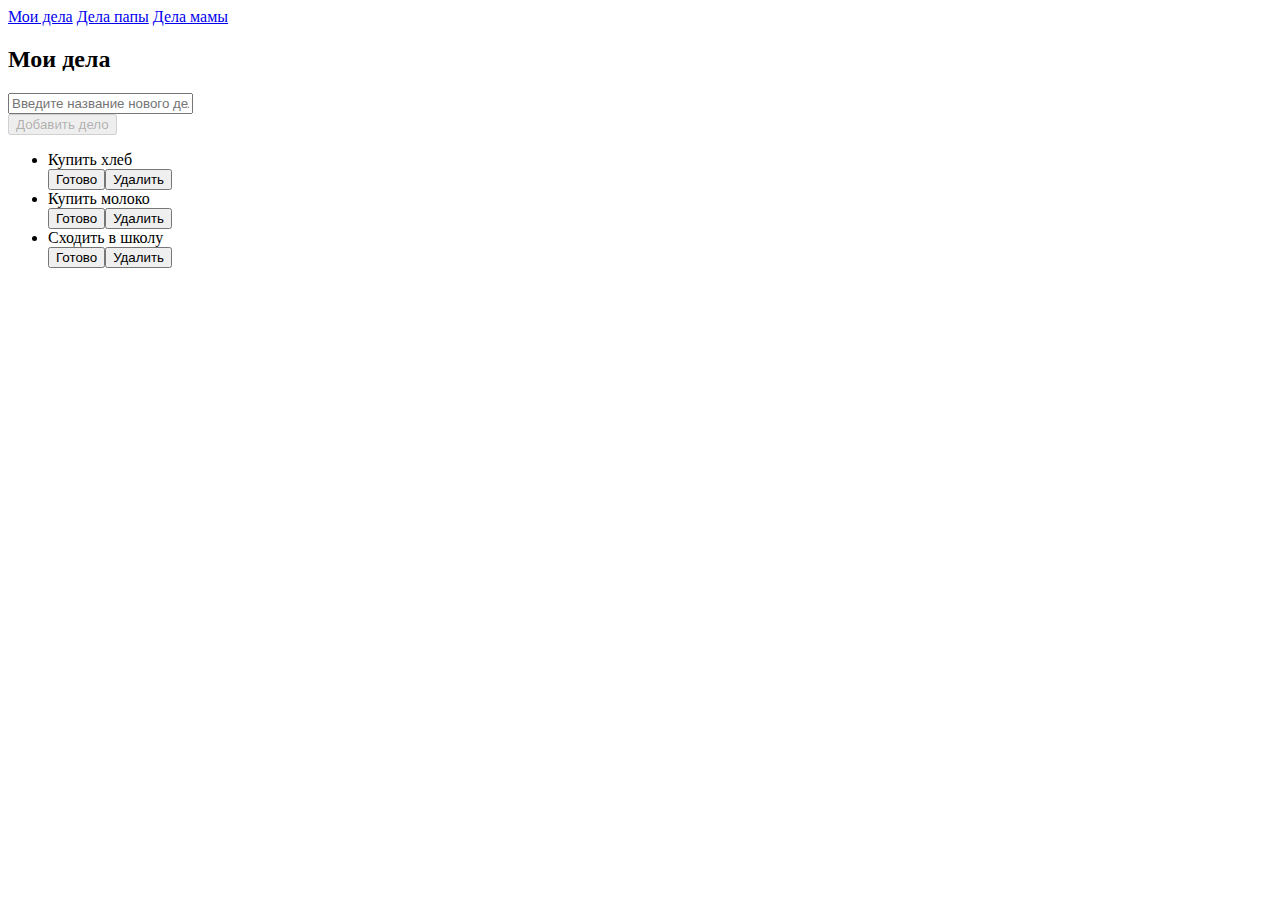
<file: TODO/index.html>
<!DOCTYPE html>
<html lang="en">
<head>
    <meta charset="UTF-8">
    <meta name="viewport" content="width=device-width, initial-scale=1.0">
    <title>TODO</title>
    <link rel="stylesheet" href="https://cdn.jsdelivr.net/npm/bootstrap@4.5.3/dist/css/bootstrap.min.css" integrity="sha384-TX8t27EcRE3e/ihU7zmQxVncDAy5uIKz4rEkgIXeMed4M0jlfIDPvg6uqKI2xXr2" crossorigin="anonymous">
    <script defer src="main.js"></script>
    <script>
        document.addEventListener('DOMContentLoaded', function() {
            let defArray = [
            {
                id: 1,
                name: 'Купить хлеб',
                done: true,
            },
            {
                id: 2,
                name: 'Купить молоко',
                done: true,
            },
            {
                id: 3,
                name: 'Сходить в школу',
                done: false,
            }
        ]

            createTodoApp(document.getElementById('todo-app'), 'Мои дела', 'my-list1', defArray);
        });
    </script>
</head>
<body>
    <div class="container mb-5">
        <nav class="nav">
            <a class="nav-link" href="index.html">Мои дела</a>
            <a class="nav-link" href="dad.html">Дела папы</a>
            <a class="nav-link" href="mom.html">Дела мамы</a>
        </nav>
    </div>
    <div id="todo-app" class="container"></div>
    
</body>
</html>
</file>
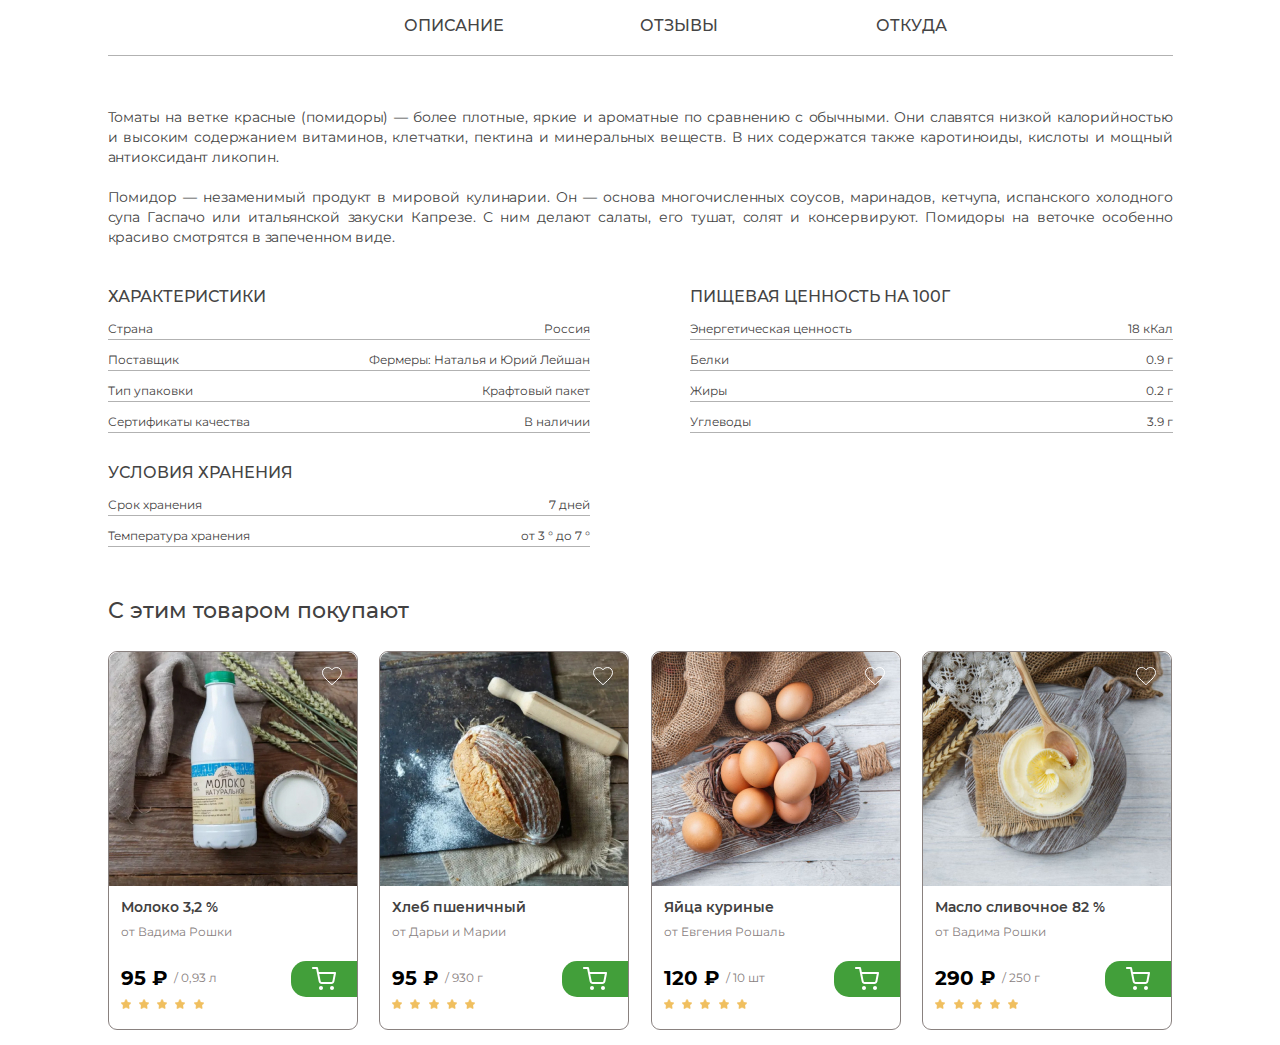
<file: Inline/description.html>
<!DOCTYPE html>
<html lang="ru">

<head>
    <meta charset="UTF-8">
    <meta name="viewport" content="width=device-width, initial-scale=1, minimum-scale=1, maximum-scale=1" />
    <title>Описание</title>
    <link rel="preconnect" href="https://fonts.googleapis.com">
    <link rel="preconnect" href="https://fonts.gstatic.com" crossorigin>
    <link href="https://fonts.googleapis.com/css2?family=Montserrat:ital,wght@0,100..900;1,100..900&display=swap"
        rel="stylesheet">
    <link rel="stylesheet" href="style/normalize.css">
    <link rel="stylesheet" href="https://cdn.jsdelivr.net/npm/swiper@11/swiper-bundle.min.css" />
    <link rel="stylesheet" href="style/css.css">
    <link rel="stylesheet" href="style/media.css">
    <link rel="stylesheet" href="fonts/stylesheet.css">
    <link rel="stylesheet" href=".editorconfig">
    <script defer src="js/main.js"></script>
</head>

<body>
    <header class="header container">
        <div class="header__container flex">
            <ul class="header__list flex list-reset">
                <li class="header__item block">
                    <div id="description" class="header__block">
                        <a href="#" class="header__link">
                            ОПИСАНИЕ
                        </a>
                    </div>
                </li>
                <li class="header__item block">
                    <div id="reviews" class="header__block">
                        <a href="#" class="header__link">
                            ОТЗЫВЫ
                        </a>
                    </div>
                </li>
                <li class="header__item block">
                    <div id="where_from" class="header__block">
                        <a href="#" class="header__link">
                            ОТКУДА
                        </a>
                    </div>

                </li>
            </ul>
        </div>
    </header>
    <main>
        <h1>Товары</h1>
        <div class="text container">
            <p class="text__descr text__descr-top list-reset">
                <span>Томаты на&nbsp;ветке красные</span> (помидоры)&nbsp;&mdash; более плотные, яркие и&nbsp;ароматные
                по&nbsp;сравнению с&nbsp;обычными. Они славятся низкой калорийностью и&nbsp;высоким содержанием
                витаминов, клетчатки, пектина и&nbsp;минеральных веществ. В&nbsp;них содержатся также каротиноиды,
                кислоты и&nbsp;мощный антиоксидант ликопин.
            </p>
            <p class="text__descr list-reset">
                Помидор&nbsp;&mdash; незаменимый продукт в&nbsp;мировой кулинарии. Он&nbsp;&mdash; основа многочисленных
                соусов, маринадов, кетчупа, испанского холодного супа Гаспачо или итальянской закуски Капрезе.
                С&nbsp;ним делают салаты, его тушат, солят и&nbsp;консервируют. Помидоры на&nbsp;веточке особенно
                красиво смотрятся в&nbsp;запеченном виде.
            </p>
        </div>
        <section class="description container">
            <div class="description__container flex">
                <div class="description__top flex">
                    <div class="description__left">
                        <h2 class="description__container-title">
                            ХАРАКТЕРИСТИКИ
                        </h2>
                        <ul class="description__lists list-reset flex">
                            <li class="description__item flex">
                                <h3 class="description__title">
                                    Страна
                                </h3>
                                <p class="description__text">
                                    Россия
                                </p>

                            </li>
                            <li class="description__item flex">
                                <h3 class="description__title">
                                    Поставщик
                                </h3>
                                <p class="description__text">
                                    Фермеры: Наталья и&nbsp;Юрий Лейшан
                                </p>

                            </li>
                            <li class="description__item flex">
                                <h3 class="description__title">
                                    Тип упаковки
                                </h3>
                                <p class="description__text">
                                    Крафтовый пакет
                                </p>

                            </li>
                            <li class="description__item flex">
                                <h3 class="description__title">
                                    Сертификаты качества
                                </h3>
                                <p class="description__text">
                                    В&nbsp;наличии
                                </p>

                            </li>
                        </ul>
                    </div>
                    <div class="description__right">
                        <h2 class="description__container-title">
                            ПИЩЕВАЯ ЦЕННОСТЬ НА&nbsp;100Г
                        </h2>
                        <ul class="description__lists list-reset flex">
                            <li class="description__item flex">
                                <h3 class="description__title">
                                    Энергетическая ценность
                                </h3>
                                <p class="description__text">
                                    18&nbsp;кКал
                                </p>
                            </li>
                            <li class="description__item flex">
                                <h3 class="description__title">
                                    Белки
                                </h3>
                                <p class="description__text">
                                    0.9&nbsp;г
                                </p>
                            </li>
                            <li class="description__item flex">
                                <h3 class="description__title">
                                    Жиры
                                </h3>
                                <p class="description__text flex">
                                    0.2&nbsp;г
                                </p>
                            </li>
                            <li class="description__item flex">
                                <h3 class="description__title">
                                    Углеводы
                                </h3>
                                <p class="description__text">
                                    3.9&nbsp;г
                                </p>
                            </li>
                        </ul>
                    </div>
                </div>
                <div class="description__bottom">
                    <h2 class="description__container-title">
                        УСЛОВИЯ ХРАНЕНИЯ
                    </h2>
                    <ul class="description__lists list-reset flex">
                        <li class="description__item flex">
                            <h3 class="description__title">
                                Срок хранения
                            </h3>
                            <p class="description__text">
                                7&nbsp;дней
                            </p>
                        </li>
                        <li class="description__item flex">
                            <h3 class="description__title">
                                Температура хранения
                            </h3>
                            <p class="description__text">
                                от&nbsp;3 &deg; до&nbsp;7 &deg;
                            </p>
                        </li>
                    </ul>
                </div>
            </div>
        </section>
        <section class="card container">
            <div class="card__container">
                <h2 class="card__title">
                    С&nbsp;этим товаром покупают
                </h2>
                <ul class="card__lists flex list-reset">
                    <li class="card__item flex">
                        <img src="img/card-1.jpg" alt="Молоко" class="card__img">
                        <svg class="card__svg" width="20" height="19" viewBox="0 0 20 19" fill="none"
                            xmlns="http://www.w3.org/2000/svg">
                            <path
                                d="M8.88659 16.6603L8.88587 16.6596C6.30081 14.3155 4.19567 12.4057 2.73078 10.6147C1.27162 8.83074 0.5 7.22576 0.5 5.5C0.5 2.69614 2.69614 0.5 5.5 0.5C7.08861 0.5 8.62112 1.24197 9.61932 2.41417L10 2.8612L10.3807 2.41417C11.3789 1.24197 12.9114 0.5 14.5 0.5C17.3039 0.5 19.5 2.69614 19.5 5.5C19.5 7.22577 18.7284 8.83077 17.2691 10.6161C15.8065 12.4055 13.7058 14.3144 11.1265 16.6584L11.1148 16.669L11.1137 16.67L10.0013 17.675L8.88659 16.6603Z"
                                stroke="white" />
                        </svg>

                        <div class="card__contain">
                            <h3 class="card__item--title">
                                Молоко&nbsp;3,2&nbsp;%
                            </h3>
                            <p class="card__text">
                                от&nbsp;Вадима Рошки
                            </p>
                            <div class="card__container flex">
                                <div class="card__item-rigth flex">
                                    <p class="card__price flex">
                                        <strong>95&nbsp;₽&nbsp;</strong>/ 0,93&nbsp;л
                                    </p>
                                    <span class="card__span flex">
                                        <img class="card__star" src="img/star.png" alt="Рейтинг продуктов 5 из 5">
                                        <img src="img/star.png" alt="">
                                        <img src="img/star.png" alt="">
                                        <img src="img/star.png" alt="">
                                        <img src="img/star.png" alt="">
                                    </span>
                                </div>
                                <button class="card__btn">
                                    <span>
                                        В корзину
                                    </span>
                                    <svg class="card__svg--plus" width="12" height="12" viewBox="0 0 12 12" fill="none"
                                        xmlns="http://www.w3.org/2000/svg">
                                        <path d="M6 1V6M6 11V6M6 6H11M6 6H1" stroke="#429F3A" stroke-width="1.5"
                                            stroke-linecap="round" stroke-linejoin="round" />
                                    </svg>
                                    <svg class="card__btn--basket" width="24" height="24" viewBox="0 0 24 24"
                                        fill="white" xmlns="http://www.w3.org/2000/svg">
                                        <g clip-path="url(#clip0_8_32301)">
                                            <path fill-rule="evenodd" clip-rule="evenodd"
                                                d="M7 21C7 19.8954 7.89543 19 9 19C10.1046 19 11 19.8954 11 21C11 22.1046 10.1046 23 9 23C7.89543 23 7 22.1046 7 21Z"
                                                fill="white" />
                                            <path fill-rule="evenodd" clip-rule="evenodd"
                                                d="M18 21C18 19.8954 18.8954 19 20 19C21.1046 19 22 19.8954 22 21C22 22.1046 21.1046 23 20 23C18.8954 23 18 22.1046 18 21Z"
                                                fill="white" />
                                            <path fill-rule="evenodd" clip-rule="evenodd"
                                                d="M0 1C0 0.447715 0.447715 0 1 0H5C5.47663 0 5.88701 0.336385 5.98055 0.803743L6.82043 5H23C23.298 5 23.5805 5.13293 23.7705 5.36256C23.9605 5.59218 24.0381 5.89458 23.9823 6.18733L22.3809 14.5848C22.2437 15.2754 21.868 15.8958 21.3195 16.3373C20.7738 16.7766 20.0916 17.011 19.3914 17H9.68864C8.98837 17.011 8.3062 16.7766 7.76048 16.3373C7.21225 15.8959 6.83664 15.2759 6.69933 14.5857C6.69927 14.5854 6.69939 14.5859 6.69933 14.5857L5.02879 6.2392C5.02201 6.21159 5.01638 6.18353 5.01195 6.15508L4.18032 2H1C0.447715 2 0 1.55228 0 1ZM7.22073 7L8.66084 14.1952C8.70656 14.4254 8.83179 14.6322 9.01461 14.7793C9.19743 14.9265 9.42619 15.0047 9.66084 15.0002L9.68 15H19.4L19.4192 15.0002C19.6538 15.0047 19.8826 14.9265 20.0654 14.7793C20.2474 14.6328 20.3723 14.4273 20.4185 14.1984L21.7913 7H7.22073Z"
                                                fill="white" />
                                        </g>
                                        <defs>
                                            <rect width="24" height="24" fill="white" />
                                        </defs>
                                    </svg>
                                </button>
                            </div>
                        </div>

                    </li>
                    <li class="card__item flex">
                        <img src="img/card-2.jpg" alt="Хлеб пшеничный" class="card__img">
                        <svg class="card__svg" width="20" height="19" viewBox="0 0 20 19" fill="none"
                            xmlns="http://www.w3.org/2000/svg">
                            <path
                                d="M8.88659 16.6603L8.88587 16.6596C6.30081 14.3155 4.19567 12.4057 2.73078 10.6147C1.27162 8.83074 0.5 7.22576 0.5 5.5C0.5 2.69614 2.69614 0.5 5.5 0.5C7.08861 0.5 8.62112 1.24197 9.61932 2.41417L10 2.8612L10.3807 2.41417C11.3789 1.24197 12.9114 0.5 14.5 0.5C17.3039 0.5 19.5 2.69614 19.5 5.5C19.5 7.22577 18.7284 8.83077 17.2691 10.6161C15.8065 12.4055 13.7058 14.3144 11.1265 16.6584L11.1148 16.669L11.1137 16.67L10.0013 17.675L8.88659 16.6603Z"
                                stroke="white" />
                        </svg>

                        <div class="card__contain">
                            <h3 class="card__item--title">
                                Хлеб пшеничный
                            </h3>
                            <p class="card__text">
                                от Дарьи и Марии
                            </p>
                            <div class="card__container flex">
                                <div class="card__item-rigth flex">
                                    <p class="card__price flex">
                                        <strong>95&nbsp;₽&nbsp;</strong> / 930&nbsp;г
                                    </p>
                                    <span class="card__span flex">
                                        <img class="card__star" src="img/star.png" alt="Рейтинг продуктов 5 из 5">
                                        <img src="img/star.png" alt="">
                                        <img src="img/star.png" alt="">
                                        <img src="img/star.png" alt="">
                                        <img src="img/star.png" alt="">
                                    </span>
                                </div>
                                <button class="card__btn">
                                    <span>
                                        В корзину
                                    </span>
                                    <svg class="card__svg--plus" width="12" height="12" viewBox="0 0 12 12" fill="none"
                                        xmlns="http://www.w3.org/2000/svg">
                                        <path d="M6 1V6M6 11V6M6 6H11M6 6H1" stroke="#429F3A" stroke-width="1.5"
                                            stroke-linecap="round" stroke-linejoin="round" />
                                    </svg>
                                    <svg class="card__btn--basket" width="24" height="24" viewBox="0 0 24 24"
                                        fill="white" xmlns="http://www.w3.org/2000/svg">
                                        <g clip-path="url(#clip0_8_32301)">
                                            <path fill-rule="evenodd" clip-rule="evenodd"
                                                d="M7 21C7 19.8954 7.89543 19 9 19C10.1046 19 11 19.8954 11 21C11 22.1046 10.1046 23 9 23C7.89543 23 7 22.1046 7 21Z"
                                                fill="white" />
                                            <path fill-rule="evenodd" clip-rule="evenodd"
                                                d="M18 21C18 19.8954 18.8954 19 20 19C21.1046 19 22 19.8954 22 21C22 22.1046 21.1046 23 20 23C18.8954 23 18 22.1046 18 21Z"
                                                fill="white" />
                                            <path fill-rule="evenodd" clip-rule="evenodd"
                                                d="M0 1C0 0.447715 0.447715 0 1 0H5C5.47663 0 5.88701 0.336385 5.98055 0.803743L6.82043 5H23C23.298 5 23.5805 5.13293 23.7705 5.36256C23.9605 5.59218 24.0381 5.89458 23.9823 6.18733L22.3809 14.5848C22.2437 15.2754 21.868 15.8958 21.3195 16.3373C20.7738 16.7766 20.0916 17.011 19.3914 17H9.68864C8.98837 17.011 8.3062 16.7766 7.76048 16.3373C7.21225 15.8959 6.83664 15.2759 6.69933 14.5857C6.69927 14.5854 6.69939 14.5859 6.69933 14.5857L5.02879 6.2392C5.02201 6.21159 5.01638 6.18353 5.01195 6.15508L4.18032 2H1C0.447715 2 0 1.55228 0 1ZM7.22073 7L8.66084 14.1952C8.70656 14.4254 8.83179 14.6322 9.01461 14.7793C9.19743 14.9265 9.42619 15.0047 9.66084 15.0002L9.68 15H19.4L19.4192 15.0002C19.6538 15.0047 19.8826 14.9265 20.0654 14.7793C20.2474 14.6328 20.3723 14.4273 20.4185 14.1984L21.7913 7H7.22073Z"
                                                fill="white" />
                                        </g>
                                        <defs>
                                            <rect width="24" height="24" fill="white" />
                                        </defs>
                                    </svg>
                                </button>
                            </div>
                        </div>

                    </li>
                    <li class="card__item flex">
                        <img src="img/card-3.jpg" alt="Яйца куриные" class="card__img">
                        <svg class="card__svg" width="20" height="19" viewBox="0 0 20 19" fill="none"
                            xmlns="http://www.w3.org/2000/svg">
                            <path
                                d="M8.88659 16.6603L8.88587 16.6596C6.30081 14.3155 4.19567 12.4057 2.73078 10.6147C1.27162 8.83074 0.5 7.22576 0.5 5.5C0.5 2.69614 2.69614 0.5 5.5 0.5C7.08861 0.5 8.62112 1.24197 9.61932 2.41417L10 2.8612L10.3807 2.41417C11.3789 1.24197 12.9114 0.5 14.5 0.5C17.3039 0.5 19.5 2.69614 19.5 5.5C19.5 7.22577 18.7284 8.83077 17.2691 10.6161C15.8065 12.4055 13.7058 14.3144 11.1265 16.6584L11.1148 16.669L11.1137 16.67L10.0013 17.675L8.88659 16.6603Z"
                                stroke="white" />
                        </svg>

                        <div class="card__contain">
                            <h3 class="card__item--title">
                                Яйца куриные
                            </h3>
                            <p class="card__text">
                                от&nbsp;Евгения Рошаль
                            </p>
                            <div class="card__container flex">
                                <div class="card__item-rigth flex">
                                    <p class="card__price flex">
                                        <strong>120&nbsp;₽&nbsp;</strong> / 10&nbsp;шт
                                    </p>
                                    <span class="card__span flex">
                                        <img class="card__star" src="img/star.png" alt="Рейтинг продуктов 5 из 5">
                                        <img src="img/star.png" alt="">
                                        <img src="img/star.png" alt="">
                                        <img src="img/star.png" alt="">
                                        <img src="img/star.png" alt="">
                                    </span>
                                </div>
                                <button class="card__btn">
                                    <span>
                                        В корзину
                                    </span>
                                    <svg class="card__svg--plus" width="12" height="12" viewBox="0 0 12 12" fill="none"
                                        xmlns="http://www.w3.org/2000/svg">
                                        <path d="M6 1V6M6 11V6M6 6H11M6 6H1" stroke="#429F3A" stroke-width="1.5"
                                            stroke-linecap="round" stroke-linejoin="round" />
                                    </svg>
                                    <svg class="card__btn--basket" width="24" height="24" viewBox="0 0 24 24"
                                        fill="white" xmlns="http://www.w3.org/2000/svg">
                                        <g clip-path="url(#clip0_8_32301)">
                                            <path fill-rule="evenodd" clip-rule="evenodd"
                                                d="M7 21C7 19.8954 7.89543 19 9 19C10.1046 19 11 19.8954 11 21C11 22.1046 10.1046 23 9 23C7.89543 23 7 22.1046 7 21Z"
                                                fill="white" />
                                            <path fill-rule="evenodd" clip-rule="evenodd"
                                                d="M18 21C18 19.8954 18.8954 19 20 19C21.1046 19 22 19.8954 22 21C22 22.1046 21.1046 23 20 23C18.8954 23 18 22.1046 18 21Z"
                                                fill="white" />
                                            <path fill-rule="evenodd" clip-rule="evenodd"
                                                d="M0 1C0 0.447715 0.447715 0 1 0H5C5.47663 0 5.88701 0.336385 5.98055 0.803743L6.82043 5H23C23.298 5 23.5805 5.13293 23.7705 5.36256C23.9605 5.59218 24.0381 5.89458 23.9823 6.18733L22.3809 14.5848C22.2437 15.2754 21.868 15.8958 21.3195 16.3373C20.7738 16.7766 20.0916 17.011 19.3914 17H9.68864C8.98837 17.011 8.3062 16.7766 7.76048 16.3373C7.21225 15.8959 6.83664 15.2759 6.69933 14.5857C6.69927 14.5854 6.69939 14.5859 6.69933 14.5857L5.02879 6.2392C5.02201 6.21159 5.01638 6.18353 5.01195 6.15508L4.18032 2H1C0.447715 2 0 1.55228 0 1ZM7.22073 7L8.66084 14.1952C8.70656 14.4254 8.83179 14.6322 9.01461 14.7793C9.19743 14.9265 9.42619 15.0047 9.66084 15.0002L9.68 15H19.4L19.4192 15.0002C19.6538 15.0047 19.8826 14.9265 20.0654 14.7793C20.2474 14.6328 20.3723 14.4273 20.4185 14.1984L21.7913 7H7.22073Z"
                                                fill="white" />
                                        </g>
                                        <defs>
                                            <rect width="24" height="24" fill="white" />
                                        </defs>
                                    </svg>
                                </button>
                            </div>
                        </div>
                    </li>
                    <li class="card__item flex">
                        <img src="img/card-4.jpg" alt="Масло сливочное 82 %" class="card__img">
                        <svg class="card__svg" width="20" height="19" viewBox="0 0 20 19" fill="none"
                            xmlns="http://www.w3.org/2000/svg">
                            <path
                                d="M8.88659 16.6603L8.88587 16.6596C6.30081 14.3155 4.19567 12.4057 2.73078 10.6147C1.27162 8.83074 0.5 7.22576 0.5 5.5C0.5 2.69614 2.69614 0.5 5.5 0.5C7.08861 0.5 8.62112 1.24197 9.61932 2.41417L10 2.8612L10.3807 2.41417C11.3789 1.24197 12.9114 0.5 14.5 0.5C17.3039 0.5 19.5 2.69614 19.5 5.5C19.5 7.22577 18.7284 8.83077 17.2691 10.6161C15.8065 12.4055 13.7058 14.3144 11.1265 16.6584L11.1148 16.669L11.1137 16.67L10.0013 17.675L8.88659 16.6603Z"
                                stroke="white" />
                        </svg>

                        <div class="card__contain">
                            <h3 class="card__item--title">
                                Масло сливочное 82&nbsp;%
                            </h3>
                            <p class="card__text">
                                от&nbsp;Вадима Рошки
                            </p>
                            <div class="card__container flex">
                                <div class="card__item-rigth flex">
                                    <p class="card__price flex">
                                        <strong>290&nbsp;₽&nbsp;</strong>/ 250&nbsp;г
                                    </p>
                                    <span class="card__span flex">
                                        <img class="card__star" src="img/star.png" alt="Рейтинг продуктов 5 из 5">
                                        <img src="img/star.png" alt="">
                                        <img src="img/star.png" alt="">
                                        <img src="img/star.png" alt="">
                                        <img src="img/star.png" alt="">
                                    </span>
                                </div>
                                <button class="card__btn">
                                    <span>
                                        В корзину
                                    </span>
                                    <svg class="card__svg--plus" width="12" height="12" viewBox="0 0 12 12" fill="none"
                                        xmlns="http://www.w3.org/2000/svg">
                                        <path d="M6 1V6M6 11V6M6 6H11M6 6H1" stroke="#429F3A" stroke-width="1.5"
                                            stroke-linecap="round" stroke-linejoin="round" />
                                    </svg>
                                    <svg class="card__btn--basket" width="24" height="24" viewBox="0 0 24 24"
                                        fill="white" xmlns="http://www.w3.org/2000/svg">
                                        <g clip-path="url(#clip0_8_32301)">
                                            <path fill-rule="evenodd" clip-rule="evenodd"
                                                d="M7 21C7 19.8954 7.89543 19 9 19C10.1046 19 11 19.8954 11 21C11 22.1046 10.1046 23 9 23C7.89543 23 7 22.1046 7 21Z"
                                                fill="white" />
                                            <path fill-rule="evenodd" clip-rule="evenodd"
                                                d="M18 21C18 19.8954 18.8954 19 20 19C21.1046 19 22 19.8954 22 21C22 22.1046 21.1046 23 20 23C18.8954 23 18 22.1046 18 21Z"
                                                fill="white" />
                                            <path fill-rule="evenodd" clip-rule="evenodd"
                                                d="M0 1C0 0.447715 0.447715 0 1 0H5C5.47663 0 5.88701 0.336385 5.98055 0.803743L6.82043 5H23C23.298 5 23.5805 5.13293 23.7705 5.36256C23.9605 5.59218 24.0381 5.89458 23.9823 6.18733L22.3809 14.5848C22.2437 15.2754 21.868 15.8958 21.3195 16.3373C20.7738 16.7766 20.0916 17.011 19.3914 17H9.68864C8.98837 17.011 8.3062 16.7766 7.76048 16.3373C7.21225 15.8959 6.83664 15.2759 6.69933 14.5857C6.69927 14.5854 6.69939 14.5859 6.69933 14.5857L5.02879 6.2392C5.02201 6.21159 5.01638 6.18353 5.01195 6.15508L4.18032 2H1C0.447715 2 0 1.55228 0 1ZM7.22073 7L8.66084 14.1952C8.70656 14.4254 8.83179 14.6322 9.01461 14.7793C9.19743 14.9265 9.42619 15.0047 9.66084 15.0002L9.68 15H19.4L19.4192 15.0002C19.6538 15.0047 19.8826 14.9265 20.0654 14.7793C20.2474 14.6328 20.3723 14.4273 20.4185 14.1984L21.7913 7H7.22073Z"
                                                fill="white" />
                                        </g>
                                        <defs>
                                            <rect width="24" height="24" fill="white" />
                                        </defs>
                                    </svg>
                                </button>
                            </div>
                        </div>
                    </li>
                </ul>
            </div>
        </section>
    </main>
    <!---- <div class="swiper mySwiper">
        <div class="swiper-wrapper" style="width: 526px;">
          <div class="swiper-slide">
            <div class="card__item flex">
                <img src="img/card-1.jpg" alt="Молоко" class="card__img">
                <svg class="card__svg" width="20" height="19" viewBox="0 0 20 19" fill="none"
                    xmlns="http://www.w3.org/2000/svg">
                    <path
                        d="M8.88659 16.6603L8.88587 16.6596C6.30081 14.3155 4.19567 12.4057 2.73078 10.6147C1.27162 8.83074 0.5 7.22576 0.5 5.5C0.5 2.69614 2.69614 0.5 5.5 0.5C7.08861 0.5 8.62112 1.24197 9.61932 2.41417L10 2.8612L10.3807 2.41417C11.3789 1.24197 12.9114 0.5 14.5 0.5C17.3039 0.5 19.5 2.69614 19.5 5.5C19.5 7.22577 18.7284 8.83077 17.2691 10.6161C15.8065 12.4055 13.7058 14.3144 11.1265 16.6584L11.1148 16.669L11.1137 16.67L10.0013 17.675L8.88659 16.6603Z"
                        stroke="white" />
                </svg>

                <div class="card__contain">
                    <h3 class="card__item--title">
                        Молоко&nbsp;3,2&nbsp;%
                    </h3>
                    <p class="card__text">
                        от&nbsp;Вадима Рошки
                    </p>
                    <div class="card__container flex">
                        <div class="card__item-rigth flex">
                            <p class="card__price flex">
                                <strong>95&nbsp;₽&nbsp;</strong>/ 0,93&nbsp;л
                            </p>
                            <span class="card__span flex">
                                <img class="card__star" src="img/star.png" alt="Рейтинг продуктов 5 из 5">
                                <img src="img/star.png" alt="">
                                <img src="img/star.png" alt="">
                                <img src="img/star.png" alt="">
                                <img src="img/star.png" alt="">
                            </span>
                        </div>
                        <button class="card__btn">
                                <span>
                                    В корзину 
                                </span>  
                                <svg class="card__svg--plus" width="12" height="12" viewBox="0 0 12 12" fill="none" xmlns="http://www.w3.org/2000/svg">
                                    <path d="M6 1V6M6 11V6M6 6H11M6 6H1" stroke="#429F3A" stroke-width="1.5" stroke-linecap="round" stroke-linejoin="round"/>
                                    </svg> 
                            <svg class="card__btn--basket" width="24" height="24" viewBox="0 0 24 24" fill="white"
                                xmlns="http://www.w3.org/2000/svg">
                                <g clip-path="url(#clip0_8_32301)">
                                    <path fill-rule="evenodd" clip-rule="evenodd"
                                        d="M7 21C7 19.8954 7.89543 19 9 19C10.1046 19 11 19.8954 11 21C11 22.1046 10.1046 23 9 23C7.89543 23 7 22.1046 7 21Z"
                                        fill="white" />
                                    <path fill-rule="evenodd" clip-rule="evenodd"
                                        d="M18 21C18 19.8954 18.8954 19 20 19C21.1046 19 22 19.8954 22 21C22 22.1046 21.1046 23 20 23C18.8954 23 18 22.1046 18 21Z"
                                        fill="white" />
                                    <path fill-rule="evenodd" clip-rule="evenodd"
                                        d="M0 1C0 0.447715 0.447715 0 1 0H5C5.47663 0 5.88701 0.336385 5.98055 0.803743L6.82043 5H23C23.298 5 23.5805 5.13293 23.7705 5.36256C23.9605 5.59218 24.0381 5.89458 23.9823 6.18733L22.3809 14.5848C22.2437 15.2754 21.868 15.8958 21.3195 16.3373C20.7738 16.7766 20.0916 17.011 19.3914 17H9.68864C8.98837 17.011 8.3062 16.7766 7.76048 16.3373C7.21225 15.8959 6.83664 15.2759 6.69933 14.5857C6.69927 14.5854 6.69939 14.5859 6.69933 14.5857L5.02879 6.2392C5.02201 6.21159 5.01638 6.18353 5.01195 6.15508L4.18032 2H1C0.447715 2 0 1.55228 0 1ZM7.22073 7L8.66084 14.1952C8.70656 14.4254 8.83179 14.6322 9.01461 14.7793C9.19743 14.9265 9.42619 15.0047 9.66084 15.0002L9.68 15H19.4L19.4192 15.0002C19.6538 15.0047 19.8826 14.9265 20.0654 14.7793C20.2474 14.6328 20.3723 14.4273 20.4185 14.1984L21.7913 7H7.22073Z"
                                        fill="white" />
                                </g>
                                <defs>
                                    <rect width="24" height="24" fill="white" />
                                </defs>
                            </svg>                                 
                        </button>
                    </div>
                </div>

            </div>
          </div>
          <div class="swiper-slide"  style="width: 526px;">
            <div class="card__item flex">
                <img src="img/card-2.jpg" alt="Хлеб пшеничный" class="card__img">
                <svg class="card__svg" width="20" height="19" viewBox="0 0 20 19" fill="none"
                    xmlns="http://www.w3.org/2000/svg">
                    <path
                        d="M8.88659 16.6603L8.88587 16.6596C6.30081 14.3155 4.19567 12.4057 2.73078 10.6147C1.27162 8.83074 0.5 7.22576 0.5 5.5C0.5 2.69614 2.69614 0.5 5.5 0.5C7.08861 0.5 8.62112 1.24197 9.61932 2.41417L10 2.8612L10.3807 2.41417C11.3789 1.24197 12.9114 0.5 14.5 0.5C17.3039 0.5 19.5 2.69614 19.5 5.5C19.5 7.22577 18.7284 8.83077 17.2691 10.6161C15.8065 12.4055 13.7058 14.3144 11.1265 16.6584L11.1148 16.669L11.1137 16.67L10.0013 17.675L8.88659 16.6603Z"
                        stroke="white" />
                </svg>

                <div class="card__contain">
                    <h3 class="card__item--title">
                        Хлеб пшеничный
                    </h3>
                    <p class="card__text">
                        от Дарьи и Марии
                    </p>
                    <div class="card__container flex">
                        <div class="card__item-rigth flex">
                            <p class="card__price flex">
                                <strong>95&nbsp;₽&nbsp;</strong> / 930&nbsp;г
                            </p>
                            <span class="card__span flex">
                                <img class="card__star" src="img/star.png" alt="Рейтинг продуктов 5 из 5">
                                <img src="img/star.png" alt="">
                                <img src="img/star.png" alt="">
                                <img src="img/star.png" alt="">
                                <img src="img/star.png" alt="">
                            </span>
                        </div>
                        <button class="card__btn">
                            <span>
                                В корзину 
                            </span>  
                            <svg class="card__svg--plus" width="12" height="12" viewBox="0 0 12 12" fill="none" xmlns="http://www.w3.org/2000/svg">
                                <path d="M6 1V6M6 11V6M6 6H11M6 6H1" stroke="#429F3A" stroke-width="1.5" stroke-linecap="round" stroke-linejoin="round"/>
                                </svg> 
                        <svg class="card__btn--basket" width="24" height="24" viewBox="0 0 24 24" fill="white"
                            xmlns="http://www.w3.org/2000/svg">
                            <g clip-path="url(#clip0_8_32301)">
                                <path fill-rule="evenodd" clip-rule="evenodd"
                                    d="M7 21C7 19.8954 7.89543 19 9 19C10.1046 19 11 19.8954 11 21C11 22.1046 10.1046 23 9 23C7.89543 23 7 22.1046 7 21Z"
                                    fill="white" />
                                <path fill-rule="evenodd" clip-rule="evenodd"
                                    d="M18 21C18 19.8954 18.8954 19 20 19C21.1046 19 22 19.8954 22 21C22 22.1046 21.1046 23 20 23C18.8954 23 18 22.1046 18 21Z"
                                    fill="white" />
                                <path fill-rule="evenodd" clip-rule="evenodd"
                                    d="M0 1C0 0.447715 0.447715 0 1 0H5C5.47663 0 5.88701 0.336385 5.98055 0.803743L6.82043 5H23C23.298 5 23.5805 5.13293 23.7705 5.36256C23.9605 5.59218 24.0381 5.89458 23.9823 6.18733L22.3809 14.5848C22.2437 15.2754 21.868 15.8958 21.3195 16.3373C20.7738 16.7766 20.0916 17.011 19.3914 17H9.68864C8.98837 17.011 8.3062 16.7766 7.76048 16.3373C7.21225 15.8959 6.83664 15.2759 6.69933 14.5857C6.69927 14.5854 6.69939 14.5859 6.69933 14.5857L5.02879 6.2392C5.02201 6.21159 5.01638 6.18353 5.01195 6.15508L4.18032 2H1C0.447715 2 0 1.55228 0 1ZM7.22073 7L8.66084 14.1952C8.70656 14.4254 8.83179 14.6322 9.01461 14.7793C9.19743 14.9265 9.42619 15.0047 9.66084 15.0002L9.68 15H19.4L19.4192 15.0002C19.6538 15.0047 19.8826 14.9265 20.0654 14.7793C20.2474 14.6328 20.3723 14.4273 20.4185 14.1984L21.7913 7H7.22073Z"
                                    fill="white" />
                            </g>
                            <defs>
                                <rect width="24" height="24" fill="white" />
                            </defs>
                        </svg>                                 
                    </button>
                    </div>
                </div>

            </div>
          </div>
          <div class="swiper-slide"  style="width: 526px;">
            <div class="card__item flex">
                <img src="img/card-3.jpg" alt="Яйца куриные" class="card__img">
                <svg class="card__svg" width="20" height="19" viewBox="0 0 20 19" fill="none"
                    xmlns="http://www.w3.org/2000/svg">
                    <path
                        d="M8.88659 16.6603L8.88587 16.6596C6.30081 14.3155 4.19567 12.4057 2.73078 10.6147C1.27162 8.83074 0.5 7.22576 0.5 5.5C0.5 2.69614 2.69614 0.5 5.5 0.5C7.08861 0.5 8.62112 1.24197 9.61932 2.41417L10 2.8612L10.3807 2.41417C11.3789 1.24197 12.9114 0.5 14.5 0.5C17.3039 0.5 19.5 2.69614 19.5 5.5C19.5 7.22577 18.7284 8.83077 17.2691 10.6161C15.8065 12.4055 13.7058 14.3144 11.1265 16.6584L11.1148 16.669L11.1137 16.67L10.0013 17.675L8.88659 16.6603Z"
                        stroke="white" />
                </svg>

                <div class="card__contain">
                    <h3 class="card__item--title">
                        Яйца куриные
                    </h3>
                    <p class="card__text">
                        от&nbsp;Евгения Рошаль
                    </p>
                    <div class="card__container flex">
                        <div class="card__item-rigth flex">
                            <p class="card__price flex">
                                <strong>120&nbsp;₽&nbsp;</strong> / 10&nbsp;шт
                            </p>
                            <span class="card__span flex">
                                <img class="card__star" src="img/star.png" alt="Рейтинг продуктов 5 из 5">
                                <img src="img/star.png" alt="">
                                <img src="img/star.png" alt="">
                                <img src="img/star.png" alt="">
                                <img src="img/star.png" alt="">
                            </span>
                        </div>
                        <button class="card__btn">
                            <span>
                                В корзину 
                            </span>  
                            <svg class="card__svg--plus" width="12" height="12" viewBox="0 0 12 12" fill="none" xmlns="http://www.w3.org/2000/svg">
                                <path d="M6 1V6M6 11V6M6 6H11M6 6H1" stroke="#429F3A" stroke-width="1.5" stroke-linecap="round" stroke-linejoin="round"/>
                                </svg> 
                        <svg class="card__btn--basket" width="24" height="24" viewBox="0 0 24 24" fill="white"
                            xmlns="http://www.w3.org/2000/svg">
                            <g clip-path="url(#clip0_8_32301)">
                                <path fill-rule="evenodd" clip-rule="evenodd"
                                    d="M7 21C7 19.8954 7.89543 19 9 19C10.1046 19 11 19.8954 11 21C11 22.1046 10.1046 23 9 23C7.89543 23 7 22.1046 7 21Z"
                                    fill="white" />
                                <path fill-rule="evenodd" clip-rule="evenodd"
                                    d="M18 21C18 19.8954 18.8954 19 20 19C21.1046 19 22 19.8954 22 21C22 22.1046 21.1046 23 20 23C18.8954 23 18 22.1046 18 21Z"
                                    fill="white" />
                                <path fill-rule="evenodd" clip-rule="evenodd"
                                    d="M0 1C0 0.447715 0.447715 0 1 0H5C5.47663 0 5.88701 0.336385 5.98055 0.803743L6.82043 5H23C23.298 5 23.5805 5.13293 23.7705 5.36256C23.9605 5.59218 24.0381 5.89458 23.9823 6.18733L22.3809 14.5848C22.2437 15.2754 21.868 15.8958 21.3195 16.3373C20.7738 16.7766 20.0916 17.011 19.3914 17H9.68864C8.98837 17.011 8.3062 16.7766 7.76048 16.3373C7.21225 15.8959 6.83664 15.2759 6.69933 14.5857C6.69927 14.5854 6.69939 14.5859 6.69933 14.5857L5.02879 6.2392C5.02201 6.21159 5.01638 6.18353 5.01195 6.15508L4.18032 2H1C0.447715 2 0 1.55228 0 1ZM7.22073 7L8.66084 14.1952C8.70656 14.4254 8.83179 14.6322 9.01461 14.7793C9.19743 14.9265 9.42619 15.0047 9.66084 15.0002L9.68 15H19.4L19.4192 15.0002C19.6538 15.0047 19.8826 14.9265 20.0654 14.7793C20.2474 14.6328 20.3723 14.4273 20.4185 14.1984L21.7913 7H7.22073Z"
                                    fill="white" />
                            </g>
                            <defs>
                                <rect width="24" height="24" fill="white" />
                            </defs>
                        </svg>                                 
                    </button>
                    </div>
                </div>
            </div>
          </div>
          <div class="swiper-slide"  style="width: 526px;">
            <div class="card__item flex">
                <img src="img/card-4.jpg" alt="Масло сливочное 82 %" class="card__img">
                <svg class="card__svg" width="20" height="19" viewBox="0 0 20 19" fill="none"
                    xmlns="http://www.w3.org/2000/svg">
                    <path
                        d="M8.88659 16.6603L8.88587 16.6596C6.30081 14.3155 4.19567 12.4057 2.73078 10.6147C1.27162 8.83074 0.5 7.22576 0.5 5.5C0.5 2.69614 2.69614 0.5 5.5 0.5C7.08861 0.5 8.62112 1.24197 9.61932 2.41417L10 2.8612L10.3807 2.41417C11.3789 1.24197 12.9114 0.5 14.5 0.5C17.3039 0.5 19.5 2.69614 19.5 5.5C19.5 7.22577 18.7284 8.83077 17.2691 10.6161C15.8065 12.4055 13.7058 14.3144 11.1265 16.6584L11.1148 16.669L11.1137 16.67L10.0013 17.675L8.88659 16.6603Z"
                        stroke="white" />
                </svg>

                <div class="card__contain">
                    <h3 class="card__item--title">
                        Масло сливочное 82&nbsp;%
                    </h3>
                    <p class="card__text">
                        от&nbsp;Вадима Рошки
                    </p>
                    <div class="card__container flex">
                        <div class="card__item-rigth flex">
                            <p class="card__price flex">
                                <strong>290&nbsp;₽&nbsp;</strong>/ 250&nbsp;г
                            </p>
                            <span class="card__span flex">
                                <img class="card__star" src="img/star.png" alt="Рейтинг продуктов 5 из 5">
                                <img src="img/star.png" alt="">
                                <img src="img/star.png" alt="">
                                <img src="img/star.png" alt="">
                                <img src="img/star.png" alt="">
                            </span>
                        </div>
                        <button class="card__btn">
                            <span>
                                В корзину 
                            </span>  
                            <svg class="card__svg--plus" width="12" height="12" viewBox="0 0 12 12" fill="none" xmlns="http://www.w3.org/2000/svg">
                                <path d="M6 1V6M6 11V6M6 6H11M6 6H1" stroke="#429F3A" stroke-width="1.5" stroke-linecap="round" stroke-linejoin="round"/>
                                </svg> 
                        <svg class="card__btn--basket" width="24" height="24" viewBox="0 0 24 24" fill="white"
                            xmlns="http://www.w3.org/2000/svg">
                            <g clip-path="url(#clip0_8_32301)">
                                <path fill-rule="evenodd" clip-rule="evenodd"
                                    d="M7 21C7 19.8954 7.89543 19 9 19C10.1046 19 11 19.8954 11 21C11 22.1046 10.1046 23 9 23C7.89543 23 7 22.1046 7 21Z"
                                    fill="white" />
                                <path fill-rule="evenodd" clip-rule="evenodd"
                                    d="M18 21C18 19.8954 18.8954 19 20 19C21.1046 19 22 19.8954 22 21C22 22.1046 21.1046 23 20 23C18.8954 23 18 22.1046 18 21Z"
                                    fill="white" />
                                <path fill-rule="evenodd" clip-rule="evenodd"
                                    d="M0 1C0 0.447715 0.447715 0 1 0H5C5.47663 0 5.88701 0.336385 5.98055 0.803743L6.82043 5H23C23.298 5 23.5805 5.13293 23.7705 5.36256C23.9605 5.59218 24.0381 5.89458 23.9823 6.18733L22.3809 14.5848C22.2437 15.2754 21.868 15.8958 21.3195 16.3373C20.7738 16.7766 20.0916 17.011 19.3914 17H9.68864C8.98837 17.011 8.3062 16.7766 7.76048 16.3373C7.21225 15.8959 6.83664 15.2759 6.69933 14.5857C6.69927 14.5854 6.69939 14.5859 6.69933 14.5857L5.02879 6.2392C5.02201 6.21159 5.01638 6.18353 5.01195 6.15508L4.18032 2H1C0.447715 2 0 1.55228 0 1ZM7.22073 7L8.66084 14.1952C8.70656 14.4254 8.83179 14.6322 9.01461 14.7793C9.19743 14.9265 9.42619 15.0047 9.66084 15.0002L9.68 15H19.4L19.4192 15.0002C19.6538 15.0047 19.8826 14.9265 20.0654 14.7793C20.2474 14.6328 20.3723 14.4273 20.4185 14.1984L21.7913 7H7.22073Z"
                                    fill="white" />
                            </g>
                            <defs>
                                <rect width="24" height="24" fill="white" />
                            </defs>
                        </svg>                                 
                    </button>
                    </div>
                </div>
            </div>
          </div>
        </div>
        <div class="swiper-button-next"></div>
        <div class="swiper-button-prev"></div>
        <div class="swiper-pagination"></div>
      </div>
    -->

    <script src="https://cdn.jsdelivr.net/npm/swiper@11/swiper-bundle.min.js"></script>
    <script src="js/slider.js"></script>
</body>

</html>
</file>
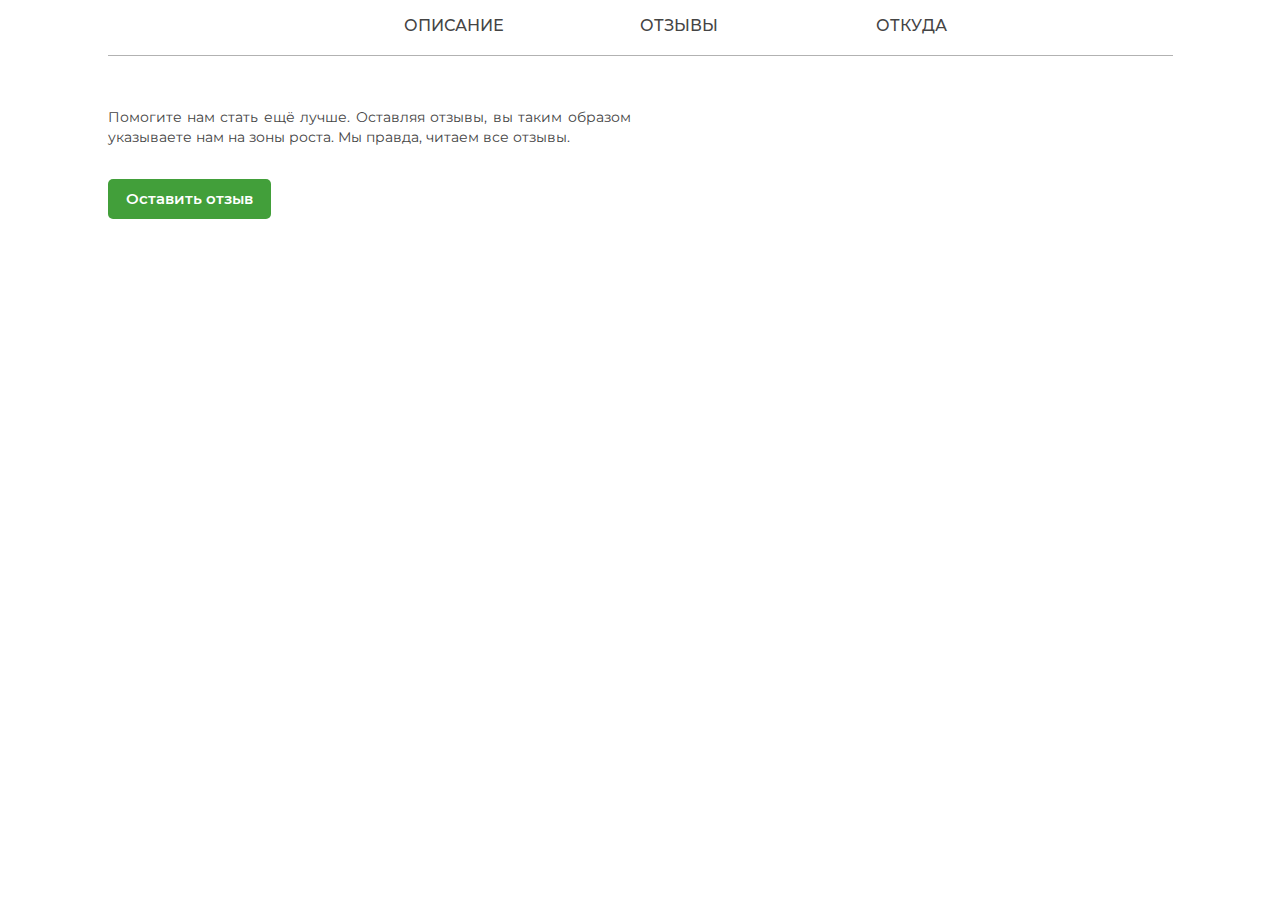
<file: Inline/reviews.html>
<!DOCTYPE html>
<html lang="ru">

<head>
    <meta charset="UTF-8">
    <meta name="viewport" content="width=device-width, initial-scale=1.0">
    <title>Описание</title>
    <link rel="stylesheet" href="style/normalize.css">
    <link rel="stylesheet" href="style/css.css">
    <link rel="preconnect" href="https://fonts.googleapis.com">
    <link rel="preconnect" href="https://fonts.gstatic.com" crossorigin>
    <link href="https://fonts.googleapis.com/css2?family=Montserrat:ital,wght@0,100..900;1,100..900&display=swap" rel="stylesheet">
    <link rel="stylesheet" href="style/media.css">
    <link rel="stylesheet" href="fonts/stylesheet.css">
    <link rel="stylesheet" href=".editorconfig">
    <script defer src="js/main.js"></script>
</head>

<body>
    <header class="header container">
        <div class="header__container flex">
            <ul class="header__list flex list-reset">
                <li class="header__item block">
                    <div id="description" class="header__block">
                        <a href="#" class="header__link">
                            ОПИСАНИЕ
                        </a>
                    </div>
                </li>
                <li class="header__item block">
                    <div id="reviews" class="header__block">
                        <a href="#" class="header__link">
                            ОТЗЫВЫ
                        </a>
                    </div>
                </li>
                <li class="header__item block">
                    <div id="where_from" class="header__block">
                        <a href="#" class="header__link">
                            ОТКУДА
                        </a>
                    </div>

                </li>
            </ul>
        </div>
    </header>
    <main>
        <section class="container">
        <div class="reviews list-reset">
            <p class="reviews__descr">
                Помогите нам стать ещё лучше. Оставляя отзывы, вы&nbsp;таким образом указываете нам на&nbsp;зоны роста. Мы&nbsp;правда, читаем все отзывы.
            </p>
            <button class="reviews__btn">
                Оставить отзыв
            </button>
        </div> 
        </section>
    </main>

</body>
</html>
</file>
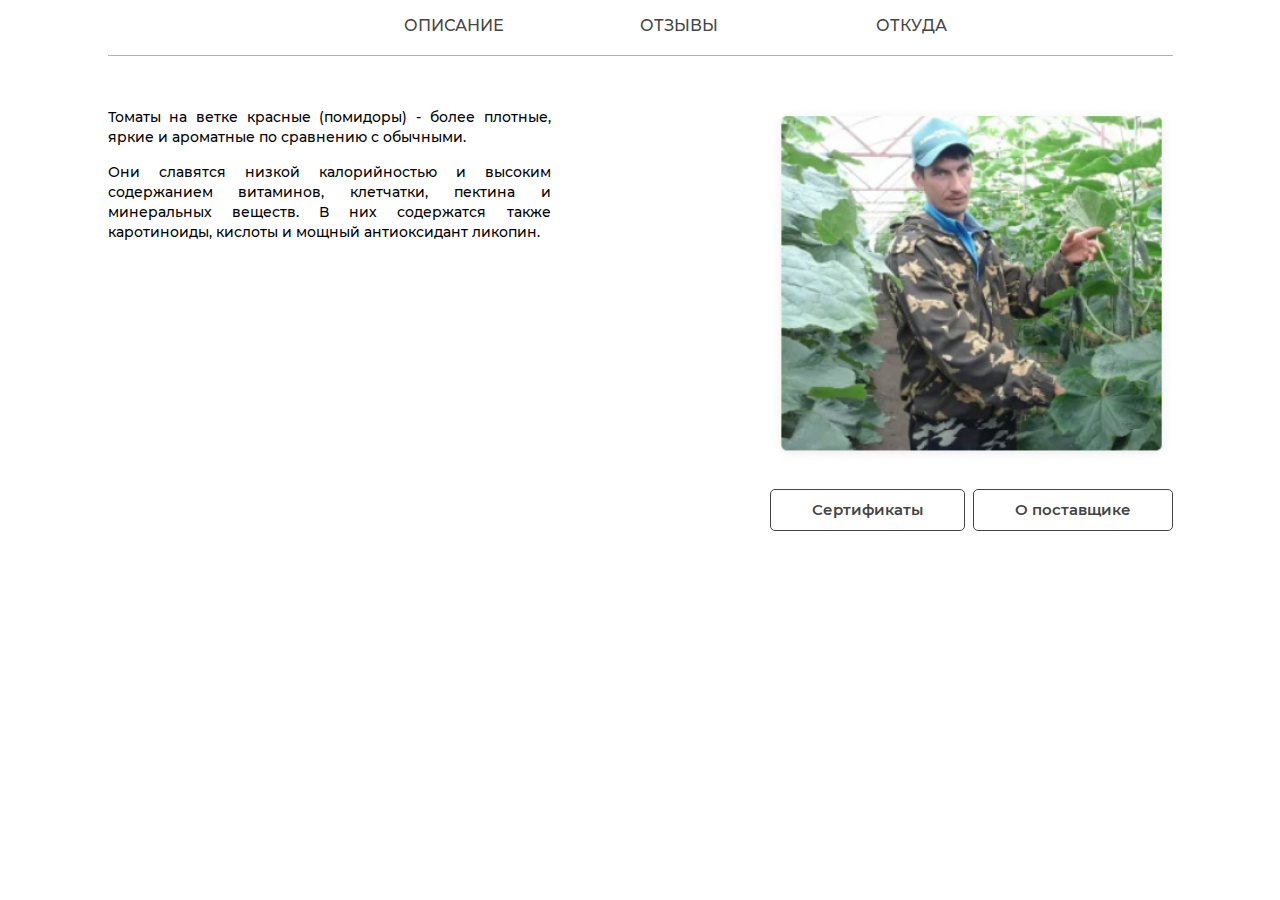
<file: Inline/where_from.html>
<!DOCTYPE html>
<html lang="ru">

<head>
    <meta charset="UTF-8">
    <meta name="viewport" content="width=device-width, initial-scale=1.0">
    <title>Описание</title>
    <link rel="stylesheet" href="style/normalize.css">
    <link rel="stylesheet" href="style/css.css">
    <link rel="preconnect" href="https://fonts.googleapis.com">
    <link rel="preconnect" href="https://fonts.gstatic.com" crossorigin>
    <link href="https://fonts.googleapis.com/css2?family=Montserrat:ital,wght@0,100..900;1,100..900&display=swap"
        rel="stylesheet">
    <link rel="stylesheet" href="style/media.css">
        <link rel="stylesheet" href="fonts/stylesheet.css">
    <link rel="stylesheet" href=".editorconfig">
    <script defer src="js/main.js"></script>
</head>

<body>
    <header class="header container">
        <div class="header__container flex">
            <ul class="header__list flex list-reset">
                <li class="header__item block">
                    <div id="description" class="header__block">
                        <a href="#" class="header__link">
                            ОПИСАНИЕ
                        </a>
                    </div>
                </li>
                <li class="header__item block">
                    <div id="reviews" class="header__block">
                        <a href="#" class="header__link">
                            ОТЗЫВЫ
                        </a>
                    </div>
                </li>
                <li class="header__item block">
                    <div id="where_from" class="header__block">
                        <a href="#" class="header__link">
                            ОТКУДА
                        </a>
                    </div>

                </li>
            </ul>
        </div>
    </header>
    <main>
        <section class="where container">
            <div class="where__contain flex">
                <div class="where__contain--left">
                    <p class="where__descr where__descr--top">
                        Томаты на ветке красные (помидоры) - более плотные, яркие и ароматные по сравнению с обычными.
                    </p>
                    <p class="where__descr where__descr--bottom">
                        Они славятся низкой калорийностью и высоким содержанием витаминов, клетчатки, пектина и
                        минеральных веществ. В них содержатся также каротиноиды, кислоты и мощный антиоксидант ликопин.
                    </p>
                </div>

                <h2 class="where__title">
                    Наталья и&nbsp;Юрий Лейшан
                </h2>
                <div class="where__contain--rigth flex">
                    <img src="img/photo.jpg" alt="Юрий Лейшан" class="where__img">
                    <div class="where__buttons flex">
                        <button class="where__btn where__btn--rigth">
                            Сертификаты
                        </button>
                        <button class="where__btn">
                            О&nbsp;поставщике
                        </button>
                    </div>
                </div>
            </div>


        </section>
    </main>
</body>

</html>
</file>
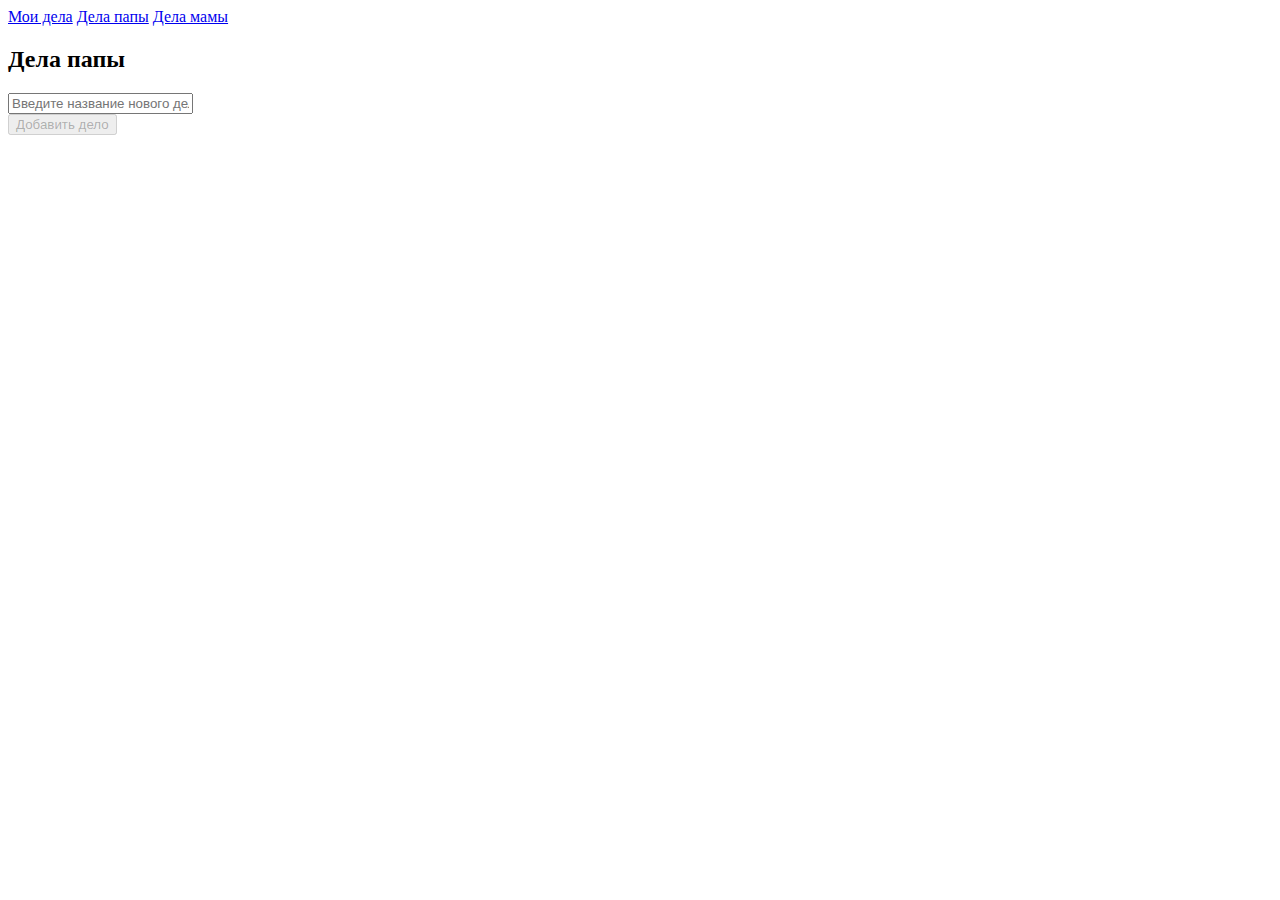
<file: TODO/dad.html>
<!DOCTYPE html>
<html lang="en">
<head>
    <meta charset="UTF-8">
    <meta name="viewport" content="width=device-width, initial-scale=1.0">
    <title>TODO</title>
    <link rel="stylesheet" href="https://cdn.jsdelivr.net/npm/bootstrap@4.5.3/dist/css/bootstrap.min.css" integrity="sha384-TX8t27EcRE3e/ihU7zmQxVncDAy5uIKz4rEkgIXeMed4M0jlfIDPvg6uqKI2xXr2" crossorigin="anonymous">
    <script defer src="main.js"></script>
    <script>
        document.addEventListener('DOMContentLoaded', function() {
            createTodoApp(document.getElementById('todo-app'), 'Дела папы', 'dad');
        });
    </script>
</head>
<body>
    <div class="container mb-5">
        <nav class="nav">
            <a class="nav-link" href="index.html">Мои дела</a>
            <a class="nav-link" href="dad.html">Дела папы</a>
            <a class="nav-link" href="mom.html">Дела мамы</a>
        </nav>
    </div>
    <div id="todo-app" class="container"></div>
</body>
</html>
</file>
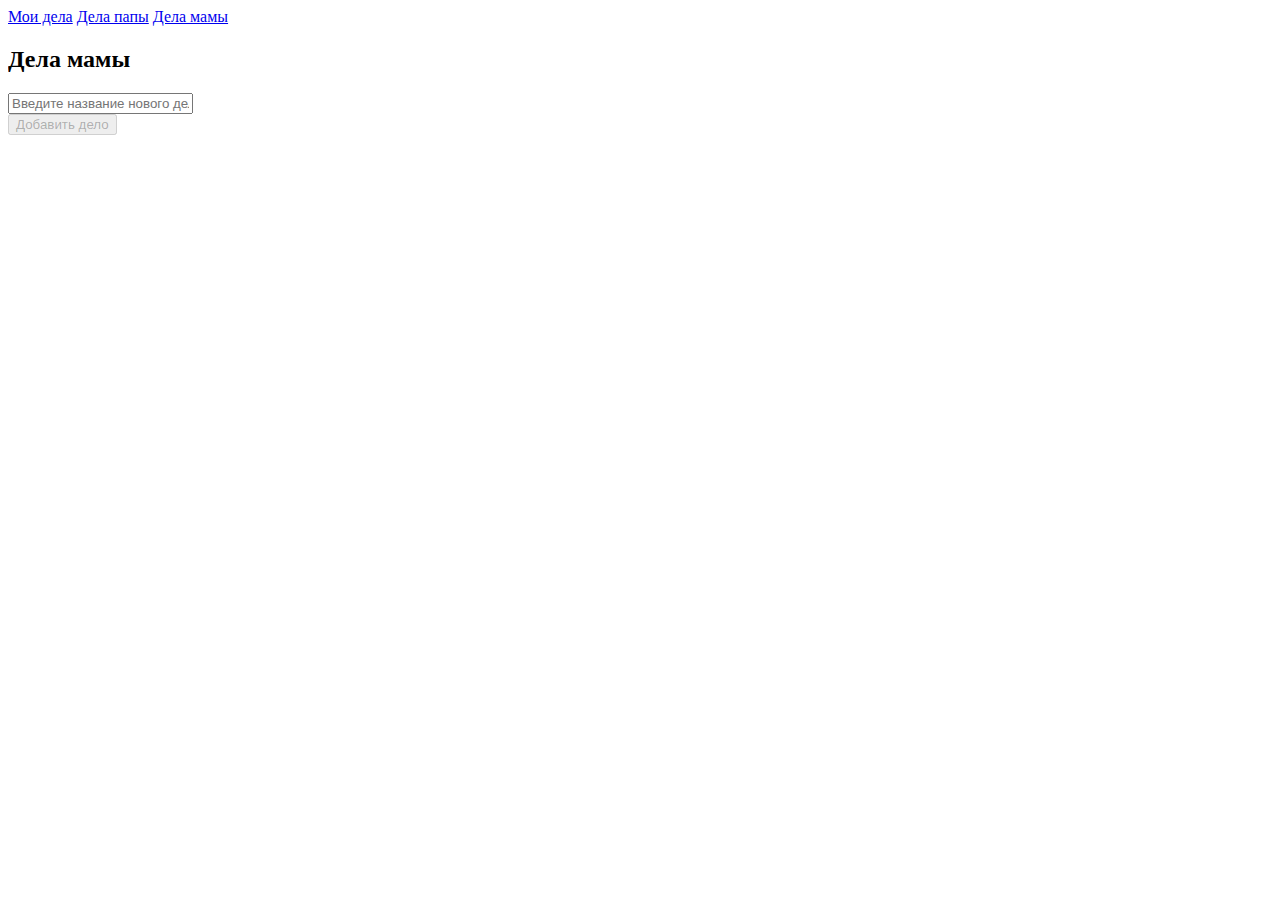
<file: TODO/mom.html>
<!DOCTYPE html>
<html lang="en">
<head>
    <meta charset="UTF-8">
    <meta name="viewport" content="width=device-width, initial-scale=1.0">
    <title>TODO</title>
    <link rel="stylesheet" href="https://cdn.jsdelivr.net/npm/bootstrap@4.5.3/dist/css/bootstrap.min.css" integrity="sha384-TX8t27EcRE3e/ihU7zmQxVncDAy5uIKz4rEkgIXeMed4M0jlfIDPvg6uqKI2xXr2" crossorigin="anonymous">
    <script defer src="main.js"></script>
    <script>
        document.addEventListener('DOMContentLoaded', function() {
            createTodoApp(document.getElementById('todo-app'), 'Дела мамы', 'mom');
        });
    </script>
</head>
<body>
    <div class="container mb-5">
        <nav class="nav">
            <a class="nav-link" href="index.html">Мои дела</a>
            <a class="nav-link" href="dad.html">Дела папы</a>
            <a class="nav-link" href="mom.html">Дела мамы</a>
        </nav>
    </div>
    <div id="todo-app" class="container"></div>
</body>
</html>
</file>
<file: Lagoona/style/style.css>
@font-face {
    font-family: 'Muller';
    src: local('Muller-Bold'),
        url('../fonts/MullerBold.woff') format('woff'),
        url('../fonts/MullerBold.woff2') format('woff2');
    font-weight: 700;
    font-display: swap;
    font-style: normal;
}

@font-face {

    font-family: 'Muller';
    src: local('Muller-Light'),
        url('../fonts/MullerLight.woff') format('woff'),
        url('../fonts/MullerLight.woff2') format('woff2');
    font-weight: 300;
    font-display: swap;
    font-style: normal;
}

@font-face {
    font-family: 'Muller';
    src: local('Muller-Medium'),
        url('../fonts/MullerMedium.woff') format('woff'),
        url('../fonts/MullerMedium.woff2') format('woff2');
    font-weight: 500;
    font-display: swap;
    font-style: normal;
}

@font-face {
    font-family: 'Muller';
    src: local('Muller-Regular'),
        url('../fonts/MullerRegular.woff') format('woff'),
        url('../fonts/MullerRegular.woff2') format('woff2');
    font-weight: 400;
    font-display: swap;
    font-style: normal;
}

html {
    line-height: 1.15;
    box-sizing: border-box;
}

body {
    margin: 0;
    font-family: 'Muller', sans-serif;
    background-color: #F1F1F1;
}

h1 {
    font-size: 2em;
    margin: 0.67em 0;
}

h3 {
    margin: 0;
    padding: 0;
}

p {
    margin: 0;
    padding: 0;
}

a {
    background-color: transparent;
    cursor: pointer;
}

button {
    cursor: pointer;
}

ul {
    margin: 0;
    padding: 0;
}

strong {
    font-weight: bolder;
}

img {
    border-radius: 15px 15px 0 0;
    border-style: none;
}


/*----------- glob ---------------------*/
.container {
    width: 1170px;
    margin: 0 auto;
}

.flex {
    display: flex;
}

section {
    margin-bottom: 70px;
}

:root {
    --background-color: #FFFFFF;
    --link-active: #FFFFFF;
    --default-color: #FFFFFF;
    --link-default: #CC9933;
    --text-color: #000000;
    --title-color: #333333;
    --stroke-color: #CC9933;
    --border-color: #CC9933;
    --link-color: #CC9933;
    --hover-color: #CC9933;
    --focus-color: #CC9933;
    --active-color: #A47312;
    --price-color: #666666;
    --button-color: #F0BF5F;
    --gradient-color: linear-gradient(90deg, #304059 84%, #354153 0%);
    --placement-color: #F1F1F1;
    --color:#E9E9E9;
}

.h2-title {
    margin: 0;
    margin-bottom: 20px;
    padding-left: 40px;
    font: 400 40px / 40px 'Muller', sans-serif;
    color: var(--title-color);
}

.btn {
    padding: 13px 20px;
    border: none;
    border: var(--border-color) 1px solid;
    border-radius: 10px;
    outline: none;
    color: var(--link-color);
    background-color: var(--background-color);
}

/* header*/
.header {
    margin-bottom: 70px;
    padding-top: 30px;
}

.header-content {
    flex-direction: column;
}

.header-top {
    align-items: center;
    justify-content: space-between;
    position: relative;
    margin-bottom: 30px;
}

.contacts {
    margin-bottom: 30px;
    width: 1170px;
    min-height: 54px;
}

.header-logo {
    border-radius: 15px;
}

.logo {
    position: relative;
    margin-right: 40px;
    font-size: 0;
}

.logo:focus {
    outline: var(--focus-color) 1px solid;
    fill: var(--focus-color);
}

.logo svg {
    position: absolute;
    left: 0;
    top: 0;
    outline: none;
}
.header-logo:focus {
    background-color: var(--focus-color);
    color: var(--default-color);
}

.phone {
    margin-right: auto;
    font: 500 20px / 20px 'Muller', sans-serif;
    text-decoration: none;
    outline: none;
    color: var(--price-color);
    transition: color 0.3s ease-in-out;
}


.phone:focus {
    color: var(--button-color);
}

.phone:hover {
    color: var(--button-color);
    transition: color 0.3s ease-in-out;
}

.phone:active {
    outline-offset: 1px solid var(--active-color);
    color: var(--active-color);
}

.cabinet {
    margin-right: 0;
    padding-left: 28px;
    outline: none;
    cursor: pointer;
    font: 400 16px / 16px 'Muller', sans-serif;
    text-decoration: none;
    color: var(--link-color);
    transition: color 0.3s ease-in-out;
}

.cabinet:focus {
    outline: 1px solid var(--focus-color);
    padding: 9px 0px 9px 28px;
    color: var(--button-color);
}

.cabinet:hover {
    outline: none;
    background-image: none;
    color: var(--button-color);
    transition: color 0.3s ease-in-out;
}

.cabinet:active {
    outline: none;
    padding-left: 10px;
    color: var(--active-color);
}

.header-img-pointer {
    position: absolute;
    top: 20px;
    right: 132px;
    fill: var(--link-default);
    transition: fill 0.3s ease-in-out;
}

.cabinet:focus .header-img-pointer {
    fill: var(--button-color);
}

.cabinet:hover .header-img-pointer {
    fill: var(--button-color);
    transition: fill 0.3s ease-in-out;
}

.cabinet:active .header-img-pointer {
    fill: var(--active-color);
}

.header-button {
    justify-content: space-between;
    padding-left: 45px;
    padding-right: 45px;
    padding-top: 14px;
    padding-bottom: 14px;
    border-radius: 15px;
    background-color: var(--background-color);

}

.header-nav {
    margin-right: 114px;
    padding: 0;
    border-radius: 15px;
    background-color: var(--background-color);
    font: 400 16px / 16px 'Muller', sans-serif;
    color: var(--price-color);
}

.header-nav-list {
    align-items: center;
    justify-content: center;
    list-style-type: none;
}

.header-bottom-link {
    text-decoration: none;
    color: var(--price-color);
    transition: color 0.3s ease-in-out;
}

.header-bottom-link:focus {
    outline-offset: 5px;
    outline: 1px solid var(--focus-color);
    color: var(--link-default);
}

.header-bottom-link:hover {
    outline: none;
    color: var(--hover-color);
    transition: color 0.3s ease-in-out;
}

.header-bottom-link:active {
    outline: none;
    color: var(--active-color);
}

.header-nav-item:not(:last-child) {
    margin-right: 45px;
}

.header-nav-item-color {
    align-items: center;
}

.link-tour {
    margin-right: 40px;
    padding: 13px 20px;
    border: var(--border-color) 1px solid;
    border-radius: 10px;
    text-decoration: none;
    outline: none;
    color: var(--link-color);
    transition: background-color 0.3s ease-in-out, color 0.3s ease-in-out;
}

.link-tour:focus {
    color: var(--default-color);
    background-color: var(--focus-color);
}

.link-tour:hover {
    color: var(--default-color);
    background-color: var(--hover-color);
}

.link-tour:active {
    color: var(--default-color);
    background-color: var(--active-color);
}

.header-btn {
    font-size: 16px;
    font-family: 'Muller', sans-serif;
    font-weight: 400;
    border: none;
    outline: var(--border-color) 1px solid;
    transition: background-color 0.3s ease-in-out, color 0.3s ease-in-out;
}

.header-btn:focus {
    color: var(--default-color);
    background-color: var(--focus-color);
}

.header-btn:hover {
    color: var(--default-color);
    background-color: var(--hover-color);
}

.header-btn:active {
    color: var(--default-color);
    background-color: var(--active-color);
}

/* main*/
main {
    outline: none;
}

.h1-title {
    text-align: center;
    margin: 0;
    padding: 0;
    visibility: hidden;
    font-size: 0;
}

/* special-price*/
.special-offer-price {
    flex-wrap: wrap;
}

.special-offer {
    flex-direction: column;
    flex-wrap: wrap;
    width: 100%;
}

.special-offer-contain {
    justify-content: space-between;
    width: 100%;
}

.special-offer-contain-left {
    flex-direction: column;
    margin-right: 24px;
}

.special-offer-descr {
    flex-direction: column;
    align-items: flex-start;
    justify-content: flex-end;
    position: relative;
    margin-bottom: 24px;
    padding-left: 45px;
    padding-bottom: 40px;
    padding-top: 40px;
    padding-right: 108px;
    border-radius: 15px;
    min-height: 178px;
    width: 420px;
    background-size: cover;
    background-repeat: no-repeat;
    
}

.special-offer-descr svg {
    position: absolute;
    bottom: 39px;
    left: 133px;
    margin: 0;
    padding: 0;
    transition: color 0.3s ease-in-out, stroke 0.3s ease-in-out;
}

.special-offer-descr svg:focus {
    stroke: var(--button-color);
}

.special-offer-descr svg:hover {
    stroke: var(--button-color);
    transition: stroke 0.3s ease-in-out;
}

.special-offer-descr svg:active {
    stroke: var(--default-color);
}

.special-offer-descr-1 {
    flex: 1;
    background-image: linear-gradient(to right, rgba(48, 64, 89, 0.84), rgba(53, 65, 83, 0)), url(../img/img-offer-1.jpg);
}

.special-offer-descr-2 {
    flex: 1;
    margin-bottom: 0;
    background-image: linear-gradient(to right, rgba(48, 64, 89, 0.84), rgba(53, 65, 83, 0)), url(../img/img-offer-2.jpg);
}

.special-offer-descr-3 {
    margin-right: 0;
    margin-bottom: 0;
    background-image: url(../img/img-offer-3.jpg);
}

.islands {
    margin: 0;
    margin-bottom: 15px;
    width: 420px;
    font: 700 40px / 40px 'Muller', sans-serif;
    color: var(--default-color);
}

.islands-3 {
    font: 700 60px / 60px 'Muller', sans-serif;
}

.price {
    margin: 0;
    margin-bottom: 47px;
    font: 400 20px / 20px 'Muller', sans-serif;
    color: var(--background-color);
}

.price-3 {
    font-size: 30px;
}

.detail {
    margin: 0;
    padding-right: 12px;
    text-decoration: none;
    outline: none;
    font: 400 16px / 16px 'Muller', sans-serif;
    color: var(--button-color);
    background-image: url(../img/arrow.png);
    background-position: center right;
    background-size: contain;
    background-repeat: no-repeat;
    transition: color 0.3s ease-in-out, transform 0.3s ease-in;
    
}

.detail:focus {
    outline-offset: 3px;
    outline: 1px solid var(--focus-color);
    color: var(--button-color);
}

.detail:hover {
    background: none;
    color: var(--button-color);
    transition: color 0.3s ease-in-out;
}

.detail:active {
    color: var(--default-color);
}

.detail:focus svg {
    outline-offset: 3px;
    outline: none;
    stroke: var(--button-color);
}

.detail:hover svg {
    stroke: var(--button-color);
    transition: color 0.3s ease-in-out, transform 0.3s ease-in;
    transform: translate(5px, 0);
}

.detail:active svg {
    stroke: var(--default-color);
}



/* about us*/

.about-us-title {
    margin: 0;
    margin-bottom: 20px;
    padding-left: 40px;
    font: 400 40px / 40px 'Muller', sans-serif;
    color: var(--title-color);
}

.about-us-descr {
    margin: 0;
    width: 888px;
    font: 400 16px / 32px 'Muller', sans-serif;
    color: var(--text-color);
}

/*services*/
.services {
    flex-direction: column;
}

.services-links {
    flex-direction: row;
    flex-wrap: wrap;
    justify-content: space-between;
    padding: 0;
    margin: 0;
    width: 100%;
    list-style-type: none;
}

.services-item {
    flex-direction: column;
    justify-content: flex-start;
    position: relative;
    margin-right: 24px;
    margin-bottom: 24px;
    border-radius: 15px;
    padding-left: 45px;
    padding-top: 191px;
    padding-bottom: 35px;
    padding-right: 126px;
    width: 402px;
    min-height: 104px;
    background-image: url(../img/servises-1.jpg);
    background-size: 100% 50%;
    background-position: top;
    background-repeat: no-repeat;
    background-color: var(--background-color);
}

.services-item-2 {
    margin-right: 0;
    background-image: url(../img/servises-2.jpg);
}

.services-item-3 {
    margin-bottom: 0;
    background-image: url(../img/servises-3.jpg);
}

.services-item-4 {
    margin-right: 0;
    margin-bottom: 0;
    background-image: url(../img/servises-4.jpg);
}

.services-item svg {
    position: absolute;
    bottom: 119px;
    left: 333px;
    stroke: var(--link-color);
    transition: stroke 0.3s ease-in-out;
    cursor: pointer;
}

.services-item-2 svg {
    position: absolute;
    bottom: 119px;
    left: 290px;
}

.services-item-3 svg {
    position: absolute;
    bottom: 119px;
    left: 402px;
}

.services-item-4 svg {
    position: absolute;
    bottom: 119px;
    left: 409px;
}

.services-item svg:focus {
    outline-offset: 3px;
    outline: 1px solid var(--focus-color);
    background-image: none;
    stroke: var(--focus-color);
}

.services-item svg:hover {
    background-image: none;
    stroke: var(--button-color);
}

.services-item svg:active {
    background-image: none;
    stroke: var(--active-color);
}

.services-item:focus svg {
    outline-offset: 3px;
    outline: 1px solid var(--focus-color);
    background-image: none;
    stroke: var(--stroke-color);
}

.services-item:hover svg {
    background-image: none;
    stroke: var(--button-color);
}

.services-item:active svg {
    background-image: none;
    stroke: var(--active-color);
}

.services-item h3 {
    display: flex;
}

.services-link {
    flex-direction: row;
    margin: 0;
    margin-bottom: 5px;
    padding-right: 15px;
    outline: none;
    text-decoration: none;
    background-image: url(../img/arrow.png);
    background-position: bottom right;
    background-repeat: no-repeat;
    font: 500 20px / 20px 'Muller', sans-serif;
    color: var(--border-color);
    transition: color 0.3s ease-in-out, transform 1s ease-in;
}

.services-link:focus {
    outline-offset: 3px;
    outline: 1px solid var(--focus-color);
    color:var(--focus-color);
}

.services-link:hover {
    background: none;
    color:var(--button-color);
}

.services-link:active {
    outline: none;
    color:var(--active-color);
}

.services-link:focus svg {
    outline: none;
    color:var(--focus-color);
}

.services-link:hover svg {
    color:var(--button-color);
    transform: translate(5px, 0);
}

.services-link:active svg {
    color:var(--active-color);
}

.services-descr {
    font: 400 16px / 32px 'Muller', sans-serif;
    color: var(--text-color);
}

/*advantages*/
.advantages {
    flex-direction: column;

}

.advantages-links {
    flex-direction: row;
    flex-wrap: wrap;
    padding: 0;
    margin: 0;
    width: 100%;
    list-style-type: none;
}

.advantages-item {
    justify-content: center;
    align-items: end;
    margin-bottom: 22px;
    border-radius: 15px;
    padding-left: 45px;
    padding-right: 42px;
    padding-bottom: 32px;
    padding-top: 116px;
    min-height: 128px;
    width: 189px;
    background-color: var(--background-color);
    background-position: 45px 40px;
    background-repeat: no-repeat;
}

.advantages-item:not(:last-child) {
    margin-right: 22px;
}

.advantages-item:nth-child(4n) {
    margin-right: 0px;
}

.advantages-item:first-child {
    background-image: url(../img/img-1-advantages.jpg);
}

.advantages-item:nth-last-child(-n+4) {
    margin-bottom: 0;
}

.advantages-item-2 {
    background-image: url(../img/img-2-advantages.jpg);
}

.advantages-item-3 {
    background-image: url(../img/img-3-advantages.jpg);
}

.advantages-item-4 {
    background-image: url(../img/img-4-advantages.jpg);
}

.advantages-item-5 {
    background-image: url(../img/img-5-advantages.jpg);
}

.advantages-item-6 {
    background-image: url(../img/img-6-advantages.jpg);
}

.advantages-item-7 {
    background-image: url(../img/img-7-advantages.jpg);
}

.advantages-item-8 {
    background-image: url(../img/img-8-advantages.jpg);
}

.advantages-descr {
    width: 189px;
    font: 400 16px / 32px 'Muller', sans-serif;
    color: var(--text-color);
}

/*placement*/
.placement {
    flex-direction: column;
}

.placement-link {
    flex-direction: row;
    flex-wrap: wrap;
    justify-content: space-between;
    margin: 0;
    padding: 0;
    list-style-type: none;
}

.placement-item {
    flex-direction: column;
    justify-content: flex-start;
    margin-right: 24px;
    margin-bottom: 24px;
    border-radius: 15px;
    width: 374px;
    min-height: 440px;
    background-color: var(--background-color);
}

.placement-item:not(:last-child) {
    margin-right: 0px;
}

.placement-item:nth-last-child(-n+3) {
    margin-bottom: 0;
    margin-right: 0;
}

.placement-item-9 {
    flex-direction: column;
    justify-content: end;
    align-items: center;
    position: relative;
    margin-bottom: 0;
    padding-top: 27px;
    padding-bottom: 27px;
    padding-left: 54px;
    padding-right: 54px;
    width: 265px;
    min-height: 20px;
    background-image: url(../img/placement-item-img-9.jpg);
    background-size: cover;
    background-repeat: no-repeat;
}


.text-content {
    flex-direction: column;
    align-items: flex-start;
    position: relative;
    padding-left: 45px;
    padding-right: 45px;
    padding-bottom: 45px;
}

.placement-iem-img {
    margin-bottom: 32px;
}

.placement-prace {
    margin-right: 55px;
}

.placement-prace strong {
    font-size: 20px;
    font-weight: 700;
    color: var(--text-color);
}

.price-star {
    margin: 0;
    margin-bottom: 16px;
    font: 400 16px / 16px 'Muller', sans-serif;
    color: #999;
}

.placement-descr {
    margin-right: 0;
    margin-bottom: 16px;
    font-weight: 400;
    color: var(--text-color);
}

.country-descr {
    margin-right: 0;
    margin-bottom: 20px;
    color: #999;
}

.placement-btn {
    transition: background-color 0.3s ease-in-out, color 0.3s ease-in-out;
}

.placement-btn:focus {
    outline: none;
    color: var(--default-color);
    background-color: var(--focus-color);
}

.placement-btn:hover {
    color: var(--default-color);
    background-color: var(--hover-color);
}

.placement-btn:active {
    color: var(--default-color);
    background-color: var(--active-color);
}

.placement-item-link {
    position: relative;
    outline: none;
    padding-right: 15px;
    min-height: 20px;
    font: 500 20px / 40px 'Muller', sans-serif;
    color: var(--background-color);
    text-decoration: none;
    background-image: url(../img/placement-arrow.png);
    background-position: right;
    background-repeat: no-repeat;
}

.placement-item-link::after {
    content: "";
    position: absolute;
    bottom: -27px;
    left: -53px;
    width: 374px;
    height: 450px;
}

/*-----------------section-want-tour--------*/
.section-want-tour {
    margin-bottom: 70px;
    height: 256px;
}

.want-tour {
    flex-direction: column;
    justify-content: flex-end;
    flex-wrap: wrap;
    padding-top: 45px;
    padding-bottom: 45px;
    border-radius: 15px;
    width: 1170px;
    min-height: 40px;
    background-color: var(--color);
}

.fieldset {
    margin: 0;
    padding: 0;
    padding-left: 45px;
    padding-right: 45px;
    border: none;
}

.legend {
    display: none;
}

.want-tour-form {
    justify-content: space-between;
    align-items: center;
    border-radius: 15px;
    height: 106px;
    background-color: var(--background-color);
}

.want-tour-descr {
    justify-content: space-between;
    padding: 28px;
    width: 100%;
}

.buy-ticket {
    margin-right: 50px;
}

.want-tour-link {
    margin: 0;
    padding: 0;
    list-style-type: none;
}

.want-tour-item {
    flex-direction: column;
    flex-wrap: wrap;
    position: relative;
    margin-right: 41px;
    font-size: 12px;
    font-weight: 400;
    line-height: 12px;
    color: var(--text-color);
    width: 169px;
    min-height: 45px;
}

.want__tour-custom::before {
    content: ''; 
    position: absolute;
    right: 0;
    bottom: 0;
    border: 5px solid transparent;
    border-top: 5px solid var(--text-color);
    transform: translateY(-50%);
}

.want__tour-custom:checked  {
    transform: rotate(90deg);
}

.want-tour-item:last-child {
    margin-right: 0;
}

.want-tour-item-right {
    width: 121px;
}

.form-label {
    flex-direction: column;
    flex-wrap: wrap;
    margin-bottom: 15px;
    appearance: none;
}

.form-label-right {
    width: 121px;
}


.form-select { 
    padding: 0;
    border: none;
    font-size: 16px;
    font-weight: 400;
    color: var(--text-color);
    outline-offset: 5px;
    user-select: none;
    cursor: pointer;
    appearance: none;
}

.form-select-right {
    border-bottom: 1px solid var(--color);
}

.form-input {
    margin: 0;
    appearance: none;
    background-image: url(../img/form-select-img.jpg);
    background-position: right center;
    background-repeat: no-repeat;
}


/*----------section-contacts----------*/
.contacts {
    margin-bottom: 40px;
}

.section-contacts {
    flex-direction: column;
    flex-wrap: wrap;
}

.sections-contacts-container {
    justify-content: space-around;
    padding: 45px;
    border-radius: 15px;
    background-color: var(--background-color);
}

.section-contacts-left {
    flex-direction: column;
    justify-content: flex-start;
    margin-right: 52px;
    width: 375px;
    min-height: 528px;
}

.section-contacts-link {
    justify-content: start;
    flex-direction: column;
    margin-bottom: 70px;
}

.section-contacts-item {
    justify-content: space-around;
    margin-bottom: 25px;
    border-bottom: 1px solid var(--color);
    width: 100%;
    min-height: 72px;
}

.section-contacts-item:last-child {
    margin-bottom: 0;
}

.section-contacts-item-wrap {
    flex-direction: row;
    justify-content: space-around;
}

.section-contacts-title {
    margin-left: auto;
    margin-right: 4px;
    width: 35%;
    font-size: 20px;
    font-weight: 700;
    color: var(--text-color);
}

.section-contacts-text {
    margin-right: auto;
    width: 65%;
    font-size: 16px;
    font-weight: 400;
    line-height: 24px;
    color: var(--text-color);
}


.contacts-item-phone {
    margin-right: auto;
    text-decoration: none;
    width: fit-content;
    outline: none;
    font-size: 16px;
    font-weight: 400;
    color: var(--link-color);
    transition: color 0.3s ease-in-out;
}

.contacts-item-phone:focus {
    outline: 1px solid var(--focus-color);
    color: var(--focus-color);
}

.contacts-item-phone:hover {
    outline: none;
    color: var(--hover-color);
}

.contacts-item-phone:active {
    outline: none;
    color: var(--active-color);
}

.section-contacts-phone {
    flex-direction: column;
    width: 65%;
    line-height: 24px;
}


.contacts-mail {
    flex-direction: column;
    width: fit-content;
    outline: none;
    text-decoration: none;
    font-size: 16px;
    font-size: 400;
    line-height: 24px;
    color: var(--link-color);
}


.contacts-mail:focus {
    padding: 2px;
    outline: 1px solid var(--focus-color);
    color: var(--focus-color);
}

.contacts-mail:hover {
    padding: 0;
    outline: none;
    color: var(--hover-color);
}

.contacts-mail:active {
    padding: 0;
    outline: none;
    color: var(--active-color);
}

.section-contacts-email {
    width: 229px;
    font-size: 16px;
    font-weight: 400;
    line-height: 24px;
    color: #999999;
}

.section-contacts-img {
    display: flex;
    flex: 1;
    margin-right: auto;
    width: 653px;
}

.sections-contacts-img-1 {
    border-radius: 10px;
    width: 653px;
    min-height: 528px;
}

.contacts-btn {
    min-height: 70px;
    width: 213px;
    transition: color 0.3s ease-in-out, background-color 0.3s ease-in-out;
}

.contacts-btn:hover {
    color: var(--default-color);
    background-color: var(--hover-color);
}

.contacts-btn:focus {
    outline: none;
    color: var(--default-color);
    background-color: var(--focus-color);
}

/*-----------footer----------------*/
.footer {
    justify-content: space-around;
    position: relative;
    margin: 0 auto;
    border-radius: 15px;
    min-height: 341px;
    width: 1170px;
    background-color: #333333;
    background-image: url(../img/footer-img-1.svg);
    background-position: bottom 1px right 177px;
    background-repeat: no-repeat;
}

.footer-contacts {
    padding: 45px;
    width: 100%;
}

.footer-links {
    flex-direction: column;
    margin-right: 125px;
    width: 47%;
    list-style: none;
}

.footer-links:last-child {
    width: 25px;
    max-height: 125px;
    margin-right: auto;
}

.footer-item-left:last-child {
    margin-bottom: 0;
}

.footer-item-link {
    width: fit-content;
    text-decoration: none;
    font-size: 16px;
    font-weight: 400;
    line-height: 24px;
    color: var(--link-color);
    transition: color var(--link-default) ease-in-out;
}

.footer-item-link:focus {
    outline-offset: 3px;
    outline: 1px solid var(--focus-color);
    color: var(--focus-color);
}

.footer-item-link:hover {
    color: var(--button-color);
    transition: color 0.3s ease-in-out;
}

.footer-item-link:active {
    color: var(--active-color);
}

.footer-item {
    margin-bottom: 40px;
    width: 302px;
    font-size: 16px;
    font-weight: 400;
    line-height: 30px;
    color: var(--default-color);
}

.footer-item-center {
    flex-direction: column;
    margin-bottom: 15px;
    width: fit-content;
}

.footer-item-center:last-child {
    margin-bottom: 0;
}

.footer-item-center a {
    width: fit-content;
    line-height: 24px;
}

.contacts-item-phone {
    transition: color 0.3s ease-in-out;
}

.contacts-item-phone:focus {
    padding: 0;
    outline-offset: 5px solid var(--focus-color);
    color: var(--focus-color);
}

.contacts-item-phone:hover {
    color: var(--button-color);
    transition: color 0.3s ease-in-out;
}

.contacts-item-phone:active {
    color: var(--active-color);
}

.contacts-mail {
    transition: color 0.3s ease-in-out;
}

.contacts-mail:focus {
    padding: 0;
    outline-offset: 5px solid var(--focus-color);
    color: var(--focus-color);
}

.contacts-mail:hover {
    color: var(--button-color);
    transition: color 0.3s ease-in-out;
}

.contacts-mail:active {
    color: var(--active-color);
}


.footer-item-social svg {
    border-radius: 50%;
    outline: none;
    border: none;
    transition: 0.3s ease-in-out;
}

.footer-item-social:focus svg {
    fill: var(--focus-color);
    background-color: var(--background-color);
    transition: 0.3s ease-in-out;
}

.footer-item-social:hover svg {
    fill: var(--hover-color);
    background-color: var(--background-color);
}

.footer-item-social:active svg {
    fill: var(--active-color);
    background-color: var(--background-color);
    transition: 0.3s ease-in-out;
}

.footer-item-right {
    margin-bottom: 20px;
    width: 5%;
}

.footer-item-right a {
    font-size: 0;
}

.footer-item-right:last-child {
    margin-bottom: 0;
}
</file>
<file: Inline/style/css.css>
@font-face {
    font-family: 'Montserrat';
    src: local('Montserrat-SemiBold'),
        url('../fonts/Montserrat-SemiBold.woff') format('woff'),
        url('../fonts/Montserrat-SemiBold.woff2') format('woff2');
    font-weight: 600;
    font-display: swap;
    font-style: normal;
}

@font-face {
    font-family: 'Montserrat';
    src: local('Montserrat-Medium'),
        url('../fonts/Montserrat-Medium.woff') format('woff'),
        url('../fonts/Montserrat-Medium.woff2') format('woff2');
    font-weight: 500;
    font-display: swap;
    font-style: normal;
}

@font-face {
    font-family: 'Montserrat';
    src: local('Montserrat-Regular'),
        url('../fonts/Montserrat-Regular.woff') format('woff'),
        url('../fonts/Montserrat-Regular.woff2') format('woff2');
    font-weight: 400;
    font-display: swap;
    font-style: normal;
}

/*-------------- body ---------------------*/
*{
    box-sizing: border-box;
}

body {
    margin: 0 auto;
    box-sizing: border-box;
    font-family: 'Montserrat', sans-serif;
    background-color: #FFFFFF;
}

ul {
    list-style-type: none;
}

a {
    cursor: pointer;
    text-decoration: none;
}

h1,h2,h3,h4,h5,h6 {
    margin: 0;
}

h1 {
    display: none;
}


p {
    margin: 0;
}

button {
    cursor: pointer;
}

/* -------------- glob ---------------*/
.list-reset {
    margin: 0;
    padding: 0;
}

.container {
    margin: 0 auto;
    max-width: 1065px;
}

.flex {
    display: flex;
}

.block {
    position: relative;
    z-index: 0;
}

:root {
    --title-color:#444444;
    --text-color: #444444;
    --description-text-color: #454343;
    --card-title-color: #424141;
    --card-text-color: #89817F;
}

/*--------------- header --------------------*/
.header {
    margin-bottom: 51px;
    padding-top: 16px;
}

.header__container {
    justify-content: center;
    align-items: start;
    border-bottom: .5px solid #B2B2B2;
    max-width: 1066px;
    height: 40px;
}

.header__list {
    justify-content: space-between;
    padding-bottom: 20px;
    width: 100%;
    max-width: 472px;
}

.header__link {
    position: relative;
    margin: auto;
    font-family: 'Montserrat', sans-serif;
    font-size: 16px;
    font-weight: 500;
    line-height: 20px;
    color: var(--text-color);
    transition: border-bottom .3ms ease-in, padding-bottom .3ms ease-in;
}

.header__link:hover {
    padding-bottom: 14px;
    border-bottom: 5px solid #429F3A;
    transition: border-bottom .3ms ease-in, padding-bottom .3ms ease-in;
}

.header__link:focus {
    padding-bottom: 14px;
    border-bottom: 5px solid #429F3A;
}

.header__link:active {
    padding-bottom: 14px;
    border-bottom: 5px solid #429F3A;
}

.header__block {
    position: absolute;
    display: block;
    top: 0;
    left: 0;
    max-width: 100px;
    max-height: 20px;
    z-index: 1;
  }

/*--------------- main --------------------*/

/*--------------- container__text --------------------*/
.text {
    margin-bottom: 40px;
}

.text__descr {
    margin-bottom: 20px;
    text-align: justify;
    font-family: 'Montserrat', sans-serif;
    font-size: 14px;
    font-weight: 400;
    line-height: 20px;
    color: var(--text-color);
    letter-spacing: -0.1px;
}

.text__descr-1 {
    margin-bottom: 20px;
}

    /* ------------------ description ---------------*/
.description {
    margin-bottom: 54px;
}

.description__container {
    justify-content: space-between;
    flex-wrap: wrap;
}

.description__top {
    justify-content: space-between;
    margin-bottom: 30px;
    width: 100%;
}

.description__right {
    width: calc((100% - 100px) / 2);
}

.description__left {
    width: calc((100% - 100px) / 2);
}

.description__bottom {
    width: calc((100% - 100px) / 2);
}


.description__container-title {
    margin-bottom: 12px;
    font-family: 'Montserrat', sans-serif;
    font-size: 16px;
    font-weight: 500;
    line-height: 20px;
    color: var(--title-color);
}

.description__lists {
    flex-direction: column;
}

.description__item {
    justify-content: space-between;
    align-items: center;
    padding-top: 10px;
    border-bottom: .5px solid #B2B2B2;
}

.description__item:first-child {
    padding-top: 0;
}

.description__title {
    font-family: 'Montserrat', sans-serif;
    font-size: 12px;
    font-weight: 400;
    line-height: 20px;
    color: var(--description-text-color);
}

.description__text {
    font-family: 'Montserrat', sans-serif;
    font-size: 12px;
    font-weight: 400;
    line-height: 20px;
    color: var(--description-text-color);
}

/* ---------------------- card --------------------------*/
.card {
    padding-bottom: 15px;
}

.card__contain {
    padding-left: 12px;
    padding-bottom: 20px;
    padding-top: 12px;
}

.card__title {
    margin-bottom: 30px;
    font-family: 'Montserrat', sans-serif;
    font-size: 22px;
    font-weight: 500;
    line-height: 20px;
    color: var(--card-title-color);
}

.card__lists {
    justify-content: space-between;
}

.card__item {
    justify-content: space-between;
    flex-direction: column;
    position: relative;
    margin-right: 10px;
    border: .5px solid var(--card-text-color);
    border-radius: 9px;
}

.card__item:last-child {
    margin-right: 0;
}

.card__svg {
    position: absolute;
    top: 15px;
    right: 15px;
}

.card__img {
    border-radius: 9px 9px 0 0;
}

.card__item--title {
    align-items: start;
    margin-bottom: 7px;
    font-family: 'Montserrat', sans-serif;
    font-size: 14px;
    font-weight: 600;
    line-height: 18px;
    color: var(--card-title-color);
}

.card__text {
    margin-bottom: 20px;
    font-family: 'Montserrat', sans-serif;
    font-size: 12px;
    font-weight: 400;
    line-height: 18px;
    color: var(--card-text-color);
}

.card__container {
    justify-content: space-between;
    align-items: start;
}

.card__item-rigth {
    flex-direction: column;
}

.card__price {
    align-items: end;
    margin-bottom: 12px;
    font-family: 'Montserrat', sans-serif;
    font-size: 12px;
    font-weight: 400;
    line-height: 18px;
    min-height: 26px;
    color: var(--card-text-color);
}

.card__price strong {
    font-size: 20px;
    color: #000000;
}

.card__span {
    justify-content: space-between;
    max-width: 83px;
}

.card__span img {
    max-width: 10px;
    max-height: 10px;
}

.card__btn {
    padding: 6px 21px 2px 21px;
    border: none;
    border-radius: 15px 0 0 15px;
    background-color: #429F3A;
}

.card__btn svg {
    stroke: none;
    max-width: 24px;
    max-height: 24px;
}

.card__svg--plus {
    display: none;
}

.card__btn span {
    display: none;
}

/* --------------------- reviews ------------*/
.reviews {
    max-width: 523px;
}

.reviews__descr {
    margin-bottom: 32px;
    text-align: justify;
    font-size: 14px;
    font-weight: 400;
    line-height: 20px;
    color: var(--text-color);
}

.reviews__btn {
    padding: 10px 18px;
    border: none;
    border-radius: 5px;
    font-size: 15px;
    font-weight: 600;
    line-height: 20px;
    background-color: #429F3A;
    color: #FFFFFF;
}

/*------------- where ------------------*/
.where {
    width: 100%;
}

.where__contain {
    justify-content: space-between;
}

.where__contain--left {
    text-align: justify;
    width: calc((100% - 179px) / 2);
}

.where__contain--rigth {
    flex-direction: column;
    justify-content: center;
    align-items: center;
}

.where__descr {
    font-size: 14px;
    font-weight: 500;
    line-height: 20px;
}

.where__descr--top {
    margin-bottom: 15px;
}

.where__title {
    display: none;
}

.where__img {
    margin-bottom: 25px;
    width: 100%;
}

.where__buttons {
    justify-content: space-between;
    border-radius: 5px;
    max-width: 450px;
}

.where__btn {
    padding: 10px 41px;
    border: .5px solid #444444;
    border-radius: 5px;
    background-color: #FFFFFF;
    font-size: 15px;
    font-weight: 600;
    line-height: 20px;
    color: var(--text-color);
}

.where__btn--rigth {
    margin-right: 8px;
}

.swiper {
    display: none;
}
</file>
<file: Inline/style/media.css>
@media (max-width: 1100px) {
    .container {
        padding: 0 20px;
    }

    .card__item {
        margin-right: 5px;
    }

    .text__descr span {
        font-weight: 500;
    }
}

@media (max-width: 900px) {
    .header {
        margin-bottom: 30px;
        padding-top: 16px;
    }

    .header__container {
        max-height: 30px;
    }

    .header__link {
        font-size: 15px;
        font-weight: 700;
    }

    .header__list {
        padding-bottom: 0;
    }

    .header__link:hover {
        padding-bottom: 5px;
    }

    .header__link:focus {
        padding-bottom: 5px;
    }

    .header__link:active {
        padding-bottom: 5px;
    }

    .description__container-title {
        font-size: 15px;
        font-weight: 600;
    }

    .text__descr {
        margin-bottom: 20px;
        font-weight: 500;
    }

    .description__top {
        flex-direction: column;
        justify-content: center;
        gap: 30px;
    }

    .description__left {
        width: 100%;
    }

    .description__right {
        width: 100%;
    }

    .description__bottom {
        width: 100%;
    }

    .card {
        padding-bottom: 20px;
    }

    .card__contain {
        padding-left: 0;
        padding-bottom: 0;
        padding-top: 0;
        width: 180px;
        aspect-ratio: 16 / 9;
    }

    .card__container {
        flex-direction: column;
        justify-content: end;
        align-items: end;
    }

    .card__lists {
        align-items: center;
        height: 200px;
        overflow-x: scroll;
    }

    .card__item {
        flex-direction: row;
        justify-content: space-between;
        margin-right: 10px;
        padding: 5px;
        border: none;
        max-width: 350px;
        box-shadow: 0px 0px 6px 0px var(--card-text-color);
    }

    .card__item:first-child {
        margin-left: 10px;
    }

    .card__item:last-child {
        margin-right: 10px;
    }

    .card__img {
        border-radius: 8px;
        margin-right: 10px;
        max-width: 150px;
        aspect-ratio: 16 / 9;
    }

    .card__span {
        display: none;
    }

    .card__item--title {
        margin-bottom: 7px;
        font-size: 15px;
        font-weight: 500;
        line-height: 18px;
        color: #000000;
    }

    .card__text {
        margin-bottom: 20px;
        font-size: 11px;
    }

    .card__svg {
        display: none;
    }

    .card__price {
        font-size: 12px;
        font-weight: 600;
    }

    .card__price strong {
        font-size: 18px;
        font-weight: 700;
    }

    .card__item-rigth {
        align-items: start;
    }

    .card__btn {
        vertical-align: middle;
        padding: 14px 17px;
        outline: 0.7px solid #DEDEDE;
        border-radius: 5px;
        background-color: #FFFFFF;
        color: #429F3A;
    }

    .card__btn svg {
        max-width: 16px;
        max-height: 16px;
    }

    .card__btn--basket path {
        fill: #429F3A;
    }

    .card__svg--plus {
        display: inline;
    }

    .card__btn span {
        display: inline;
        margin-right: 5px;
        font-size: 18px;
        font-weight: 600;
        line-height: 18px;
    }

    /*--------------- reviews ------------*/
    .reviews {
        text-align: center;
    }

    /*--------------- where ------------*/
    .where__contain {
        flex-direction: column;
        justify-content: center;
    }

    .where__contain--left {
        margin-bottom: 17px;
        width: 100%;
    }

    .where__title {
        display: inline;
        margin-bottom: 17px;
        font-size: 15px;
        font-weight: 600;
        line-height: 20px;
        color: var(--title-color);
    }

    .where__img {
        margin-bottom: 34px;
    }

    .where__btn {
        padding: 9px 27px;
        color: #043E44;
        border: .7px solid #043E44;
    }

    .swiper {
        display: block;
    }

    .swiper-wrapper {
        width: 200px;
        height: 200px;
    }
}

/*-------------------------- 576px ------------------*/
@media (max-width: 576px) {
    .container {
        padding: 0 20px;
    }

    .header {
        padding-top: 15px;
        margin-bottom: 24px;
    }

    .header__container {
        padding-bottom: 15px;
    }

    .description {
        margin-bottom: 49px;
    }

    .description__top {
        margin-bottom: 15px;
        gap: 15px;
    }

    .card__title {
        margin-bottom: 25px;
    }

    .card__img {
        margin-right: 5px;
        max-width: 100px;
        max-height: 95px;
    }
}
</file>
<file: Inline/fonts/stylesheet.css>
@font-face {
    font-family: 'Montserrat';
    src: url('Montserrat-ExtraLight.eot');
    src: local('Montserrat ExtraLight'), local('Montserrat-ExtraLight'),
        url('Montserrat-ExtraLight.eot?#iefix') format('embedded-opentype'),
        url('Montserrat-ExtraLight.woff2') format('woff2'),
        url('Montserrat-ExtraLight.woff') format('woff'),
        url('Montserrat-ExtraLight.ttf') format('truetype');
    font-weight: 200;
    font-style: normal;
}

@font-face {
    font-family: 'Montserrat';
    src: url('Montserrat-MediumItalic.eot');
    src: local('Montserrat Medium Italic'), local('Montserrat-MediumItalic'),
        url('Montserrat-MediumItalic.eot?#iefix') format('embedded-opentype'),
        url('Montserrat-MediumItalic.woff2') format('woff2'),
        url('Montserrat-MediumItalic.woff') format('woff'),
        url('Montserrat-MediumItalic.ttf') format('truetype');
    font-weight: 500;
    font-style: italic;
}

@font-face {
    font-family: 'Montserrat';
    src: url('Montserrat-Italic.eot');
    src: local('Montserrat Italic'), local('Montserrat-Italic'),
        url('Montserrat-Italic.eot?#iefix') format('embedded-opentype'),
        url('Montserrat-Italic.woff2') format('woff2'),
        url('Montserrat-Italic.woff') format('woff'),
        url('Montserrat-Italic.ttf') format('truetype');
    font-weight: normal;
    font-style: italic;
}

@font-face {
    font-family: 'Montserrat';
    src: url('Montserrat-Regular.eot');
    src: local('Montserrat Regular'), local('Montserrat-Regular'),
        url('Montserrat-Regular.eot?#iefix') format('embedded-opentype'),
        url('Montserrat-Regular.woff2') format('woff2'),
        url('Montserrat-Regular.woff') format('woff'),
        url('Montserrat-Regular.ttf') format('truetype');
    font-weight: normal;
    font-style: normal;
}

@font-face {
    font-family: 'Montserrat';
    src: url('Montserrat-ThinItalic.eot');
    src: local('Montserrat Thin Italic'), local('Montserrat-ThinItalic'),
        url('Montserrat-ThinItalic.eot?#iefix') format('embedded-opentype'),
        url('Montserrat-ThinItalic.woff2') format('woff2'),
        url('Montserrat-ThinItalic.woff') format('woff'),
        url('Montserrat-ThinItalic.ttf') format('truetype');
    font-weight: 100;
    font-style: italic;
}

@font-face {
    font-family: 'Montserrat';
    src: url('Montserrat-Bold.eot');
    src: local('Montserrat Bold'), local('Montserrat-Bold'),
        url('Montserrat-Bold.eot?#iefix') format('embedded-opentype'),
        url('Montserrat-Bold.woff2') format('woff2'),
        url('Montserrat-Bold.woff') format('woff'),
        url('Montserrat-Bold.ttf') format('truetype');
    font-weight: bold;
    font-style: normal;
}

@font-face {
    font-family: 'Montserrat';
    src: url('Montserrat-Light.eot');
    src: local('Montserrat Light'), local('Montserrat-Light'),
        url('Montserrat-Light.eot?#iefix') format('embedded-opentype'),
        url('Montserrat-Light.woff2') format('woff2'),
        url('Montserrat-Light.woff') format('woff'),
        url('Montserrat-Light.ttf') format('truetype');
    font-weight: 300;
    font-style: normal;
}

@font-face {
    font-family: 'Montserrat';
    src: url('Montserrat-Black.eot');
    src: local('Montserrat Black'), local('Montserrat-Black'),
        url('Montserrat-Black.eot?#iefix') format('embedded-opentype'),
        url('Montserrat-Black.woff2') format('woff2'),
        url('Montserrat-Black.woff') format('woff'),
        url('Montserrat-Black.ttf') format('truetype');
    font-weight: 900;
    font-style: normal;
}

@font-face {
    font-family: 'Montserrat';
    src: url('Montserrat-Medium.eot');
    src: local('Montserrat Medium'), local('Montserrat-Medium'),
        url('Montserrat-Medium.eot?#iefix') format('embedded-opentype'),
        url('Montserrat-Medium.woff2') format('woff2'),
        url('Montserrat-Medium.woff') format('woff'),
        url('Montserrat-Medium.ttf') format('truetype');
    font-weight: 500;
    font-style: normal;
}

@font-face {
    font-family: 'Montserrat';
    src: url('Montserrat-ExtraLightItalic.eot');
    src: local('Montserrat ExtraLight Italic'), local('Montserrat-ExtraLightItalic'),
        url('Montserrat-ExtraLightItalic.eot?#iefix') format('embedded-opentype'),
        url('Montserrat-ExtraLightItalic.woff2') format('woff2'),
        url('Montserrat-ExtraLightItalic.woff') format('woff'),
        url('Montserrat-ExtraLightItalic.ttf') format('truetype');
    font-weight: 200;
    font-style: italic;
}

@font-face {
    font-family: 'Montserrat';
    src: url('Montserrat-BlackItalic.eot');
    src: local('Montserrat Black Italic'), local('Montserrat-BlackItalic'),
        url('Montserrat-BlackItalic.eot?#iefix') format('embedded-opentype'),
        url('Montserrat-BlackItalic.woff2') format('woff2'),
        url('Montserrat-BlackItalic.woff') format('woff'),
        url('Montserrat-BlackItalic.ttf') format('truetype');
    font-weight: 900;
    font-style: italic;
}

@font-face {
    font-family: 'Montserrat';
    src: url('Montserrat-ExtraBoldItalic.eot');
    src: local('Montserrat ExtraBold Italic'), local('Montserrat-ExtraBoldItalic'),
        url('Montserrat-ExtraBoldItalic.eot?#iefix') format('embedded-opentype'),
        url('Montserrat-ExtraBoldItalic.woff2') format('woff2'),
        url('Montserrat-ExtraBoldItalic.woff') format('woff'),
        url('Montserrat-ExtraBoldItalic.ttf') format('truetype');
    font-weight: 800;
    font-style: italic;
}

@font-face {
    font-family: 'Montserrat';
    src: url('Montserrat-SemiBoldItalic.eot');
    src: local('Montserrat SemiBold Italic'), local('Montserrat-SemiBoldItalic'),
        url('Montserrat-SemiBoldItalic.eot?#iefix') format('embedded-opentype'),
        url('Montserrat-SemiBoldItalic.woff2') format('woff2'),
        url('Montserrat-SemiBoldItalic.woff') format('woff'),
        url('Montserrat-SemiBoldItalic.ttf') format('truetype');
    font-weight: 600;
    font-style: italic;
}

@font-face {
    font-family: 'Montserrat';
    src: url('Montserrat-ExtraBold.eot');
    src: local('Montserrat ExtraBold'), local('Montserrat-ExtraBold'),
        url('Montserrat-ExtraBold.eot?#iefix') format('embedded-opentype'),
        url('Montserrat-ExtraBold.woff2') format('woff2'),
        url('Montserrat-ExtraBold.woff') format('woff'),
        url('Montserrat-ExtraBold.ttf') format('truetype');
    font-weight: 800;
    font-style: normal;
}

@font-face {
    font-family: 'Montserrat';
    src: url('Montserrat-BoldItalic.eot');
    src: local('Montserrat Bold Italic'), local('Montserrat-BoldItalic'),
        url('Montserrat-BoldItalic.eot?#iefix') format('embedded-opentype'),
        url('Montserrat-BoldItalic.woff2') format('woff2'),
        url('Montserrat-BoldItalic.woff') format('woff'),
        url('Montserrat-BoldItalic.ttf') format('truetype');
    font-weight: bold;
    font-style: italic;
}

@font-face {
    font-family: 'Montserrat';
    src: url('Montserrat-LightItalic.eot');
    src: local('Montserrat Light Italic'), local('Montserrat-LightItalic'),
        url('Montserrat-LightItalic.eot?#iefix') format('embedded-opentype'),
        url('Montserrat-LightItalic.woff2') format('woff2'),
        url('Montserrat-LightItalic.woff') format('woff'),
        url('Montserrat-LightItalic.ttf') format('truetype');
    font-weight: 300;
    font-style: italic;
}

@font-face {
    font-family: 'Montserrat';
    src: url('Montserrat-SemiBold.eot');
    src: local('Montserrat SemiBold'), local('Montserrat-SemiBold'),
        url('Montserrat-SemiBold.eot?#iefix') format('embedded-opentype'),
        url('Montserrat-SemiBold.woff2') format('woff2'),
        url('Montserrat-SemiBold.woff') format('woff'),
        url('Montserrat-SemiBold.ttf') format('truetype');
    font-weight: 600;
    font-style: normal;
}

@font-face {
    font-family: 'Montserrat';
    src: url('Montserrat-Thin.eot');
    src: local('Montserrat Thin'), local('Montserrat-Thin'),
        url('Montserrat-Thin.eot?#iefix') format('embedded-opentype'),
        url('Montserrat-Thin.woff2') format('woff2'),
        url('Montserrat-Thin.woff') format('woff'),
        url('Montserrat-Thin.ttf') format('truetype');
    font-weight: 100;
    font-style: normal;
}
</file>
